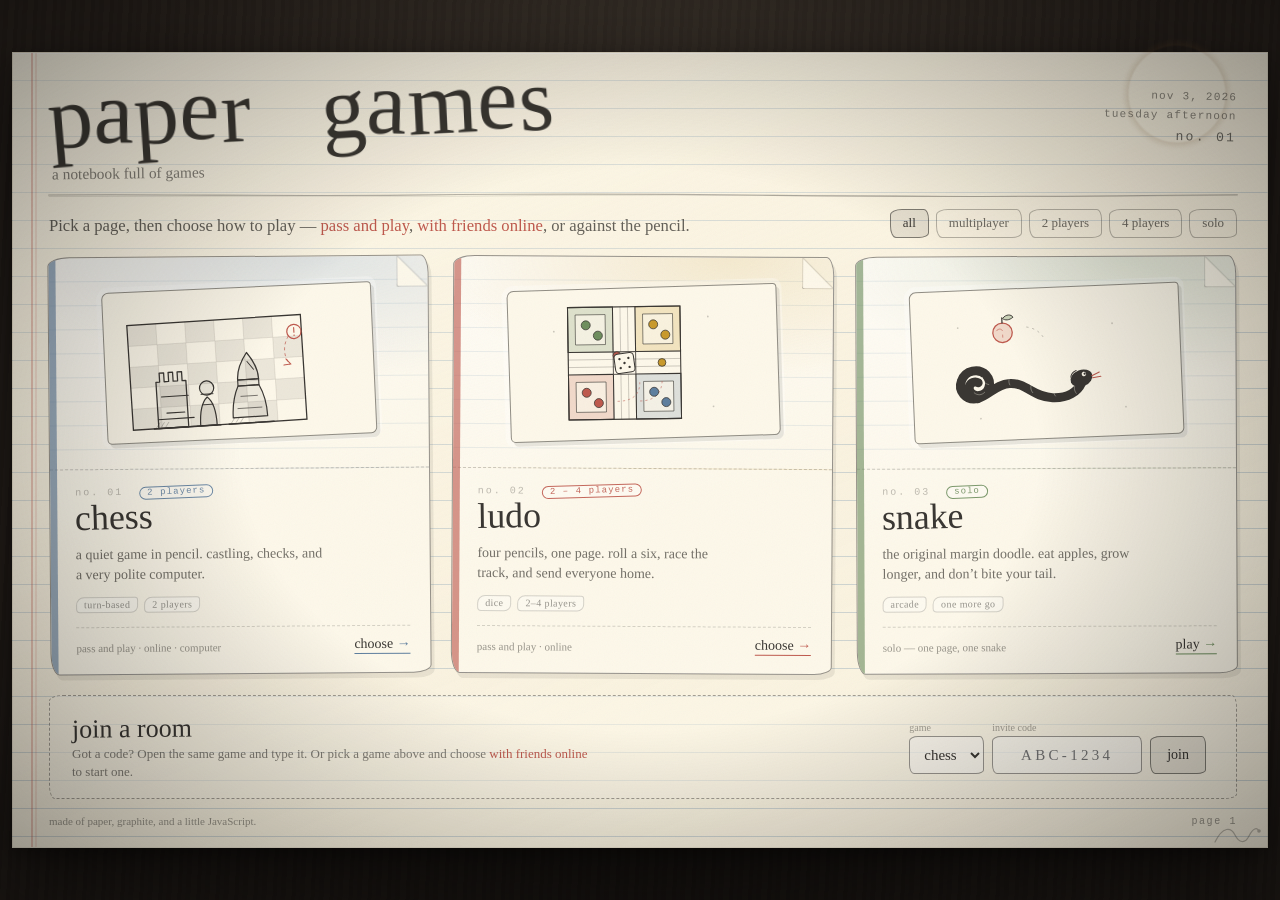
<file: index.html>
<!DOCTYPE html>
<html lang="en">
<head>
<meta charset="utf-8">
<meta name="viewport" content="width=device-width, initial-scale=1">

<link rel="icon" href="assets/favicon.svg" type="image/svg+xml">
<title>paper games — a notebook full of games</title>
<style>
  :root{
    --paper:#fbf4e2;
    --paper-hi:#fdf8ea;
    --ink:#3a3733;
    --soft:rgba(58,55,50,.62);
    --rule:rgba(96,136,168,.30);
    --red:#bf5a4e;
    --green:#6f8f5f;
    --yellow:#c99a2c;
    --blue:#5f7f9f;
    --hand:"Bradley Hand","Chalkboard SE","Segoe Print","Comic Sans MS",cursive;
    --type:"Courier New",Courier,monospace;
  }
  *{box-sizing:border-box}
  html{height:100%}
  body{
    margin:0;
    min-height:100%;
    padding:10px 12px;
    display:flex;
    align-items:center;
    justify-content:center;
    font-family:var(--hand);
    color:var(--ink);
    background:
      radial-gradient(900px 520px at 50% -10%, rgba(255,236,198,.10), transparent 62%),
      radial-gradient(1200px 800px at 50% 115%, rgba(0,0,0,.55), transparent 68%),
      repeating-linear-gradient(93deg, #2b241f 0 4px, #29221d 4px 9px, #2d2620 9px 15px, #28211c 15px 19px);
    background-color:#241e1a;
    overflow-x:hidden;
    -webkit-font-smoothing:antialiased;
  }
  body::after{
    content:"";
    position:fixed;
    inset:0;
    pointer-events:none;
    background:radial-gradient(ellipse at center, transparent 44%, rgba(0,0,0,.42) 100%);
    z-index:5;
  }
  .paper{
    position:relative;
    width:min(1900px,100%);
    padding:26px 30px 20px 36px;
    background-color:var(--paper);
    background-image:
      linear-gradient(158deg, rgba(255,250,235,.55), rgba(240,229,203,.10) 58%, rgba(255,255,255,0) 100%),
      repeating-linear-gradient(to bottom, transparent 0 27px, var(--rule) 27px 28px);
    box-shadow:
      0 1px 0 rgba(255,255,255,.55) inset,
      0 30px 70px rgba(0,0,0,.55),
      0 6px 18px rgba(0,0,0,.32);
    border:1px solid rgba(90,72,45,.12);
    animation:settle .6s cubic-bezier(.2,.8,.2,1) both;
  }
  @keyframes settle{
    from{opacity:0; transform:translateY(14px) scale(.994)}
    to{opacity:1; transform:none}
  }
  .paper::before{
    content:"";
    position:absolute;
    top:0; bottom:0;
    left:18px;
    width:1.5px;
    background:rgba(191,90,78,.30);
    box-shadow:4px 0 0 rgba(191,90,78,.13);
    pointer-events:none;
    z-index:1;
  }
  .paper::after{
    content:"";
    position:absolute;
    inset:0;
    z-index:50;
    pointer-events:none;
    opacity:.055;
    mix-blend-mode:multiply;
    background-image:url("data:image/svg+xml,%3Csvg xmlns='http://www.w3.org/2000/svg' width='180' height='180'%3E%3Cfilter id='n'%3E%3CfeTurbulence type='fractalNoise' baseFrequency='.86' numOctaves='3' stitchTiles='stitch'/%3E%3C/filter%3E%3Crect width='180' height='180' filter='url(%23n)' opacity='.7'/%3E%3C/svg%3E");
  }
  .stain{
    position:absolute;
    top:-22px; right:24px;
    width:132px; height:126px;
    border-radius:47% 53% 50% 50%;
    transform:rotate(14deg);
    background:radial-gradient(circle at 50% 50%,
      transparent 0 52%,
      rgba(132,92,48,.13) 54%,
      rgba(132,92,48,.07) 57%,
      rgba(132,92,48,.015) 60%,
      transparent 62%);
    filter:blur(.6px);
    pointer-events:none;
    z-index:0;
  }

  header{
    position:relative;
    z-index:3;
    display:flex;
    justify-content:space-between;
    align-items:flex-start;
    gap:18px;
  }
  h1{
    margin:0;
    font-weight:400;
    font-size:clamp(56px,7vw,104px);
    line-height:.82;
    letter-spacing:.01em;
    transform:rotate(-2deg);
    transform-origin:left bottom;
    filter:url(#pencil-edge);
  }
  h1 span{display:inline-block; transform:translateY(var(--y,0)) rotate(var(--r,0deg))}
  .subtitle{
    margin:10px 0 0 3px;
    font-size:clamp(14px,1.2vw,17px);
    color:var(--soft);
    transform:rotate(-.8deg);
  }
  .meta{
    flex:none;
    text-align:right;
    font-family:var(--type);
    font-size:11px;
    line-height:1.75;
    letter-spacing:.11em;
    color:rgba(58,55,50,.58);
    transform:rotate(1.2deg);
    padding-top:8px;
  }
  .meta b{font-weight:400; display:block}
  .meta .no{font-size:13px; letter-spacing:.18em; color:rgba(58,55,50,.72)}

  .rule{
    display:block;
    width:100%;
    height:7px;
    margin:12px 0 4px;
    color:var(--ink);
    overflow:visible;
    position:relative;
    z-index:2;
  }

  .intro{
    position:relative;
    z-index:3;
    display:flex;
    justify-content:space-between;
    align-items:flex-end;
    gap:18px;
    margin:10px 0 18px;
  }
  .intro p{
    margin:0;
    max-width:720px;
    font-size:clamp(15px,1.3vw,19px);
    line-height:1.45;
    color:rgba(58,55,50,.78);
  }
  .intro p b{font-weight:400; color:var(--red)}
  .filters{display:flex; flex-wrap:wrap; gap:7px; justify-content:flex-end}
  .chip{
    appearance:none;
    padding:5px 12px 6px;
    font-family:var(--hand);
    font-size:13px;
    color:rgba(58,55,50,.72);
    background:transparent;
    border:1.3px solid rgba(58,55,50,.35);
    border-radius:12px 5px 10px 6px / 6px 10px 5px 12px;
    cursor:pointer;
  }
  .chip:hover{background:rgba(58,55,50,.06)}
  .chip.active{background:rgba(58,55,50,.1); border-color:rgba(58,55,50,.6); color:var(--ink)}
  .chip:focus-visible{outline:2px solid var(--red); outline-offset:2px}

  .games{
    position:relative;
    z-index:3;
    display:grid;
    grid-template-columns:repeat(3,minmax(0,1fr));
    gap:22px;
  }
  .game-card{
    --spine:#bf5a4e;
    --tint:rgba(191,90,78,.15);
    --accent:#bf5a4e;
    position:relative;
    display:flex;
    flex-direction:column;
    min-height:400px;
    color:var(--ink);
    text-decoration:none;
    background:
      linear-gradient(165deg, rgba(255,255,255,.55), rgba(253,248,234,.15) 60%),
      var(--paper-hi);
    border:1.5px solid rgba(58,55,50,.52);
    border-radius:22px 8px 18px 9px / 9px 18px 8px 22px;
    box-shadow:3px 5px 0 rgba(58,55,50,.09);
    overflow:hidden;
    transition:transform .2s ease, box-shadow .2s ease;
    transform:rotate(var(--tilt,-.4deg));
  }
  .game-card::before{
    content:"";
    position:absolute;
    left:0; top:0; bottom:0;
    width:7px;
    background:var(--spine);
    opacity:.62;
    z-index:2;
  }
  .game-card::after{
    content:"";
    position:absolute;
    top:0; right:0;
    width:30px; height:30px;
    background:linear-gradient(225deg, transparent 48%, rgba(58,55,50,.16) 50%, rgba(253,248,234,.96) 53%);
    border-left:1px solid rgba(58,55,50,.14);
    border-bottom:1px solid rgba(58,55,50,.14);
    z-index:3;
  }
  .game-card:nth-child(1){--tilt:-.45deg; --spine:#5f7f9f; --tint:rgba(95,127,159,.18); --accent:#5f7f9f}
  .game-card:nth-child(2){--tilt:.35deg; --spine:#bf5a4e; --tint:rgba(201,154,44,.18); --accent:#bf5a4e}
  .game-card:nth-child(3){--tilt:-.25deg; --spine:#6f8f5f; --tint:rgba(111,143,95,.18); --accent:#6f8f5f}
  .game-card:hover{
    transform:rotate(0deg) translateY(-5px);
    box-shadow:5px 10px 0 rgba(58,55,50,.10);
  }
  .game-card:focus-visible{outline:2px solid var(--red); outline-offset:4px}
  .card-art{
    position:relative;
    height:212px;
    flex:none;
    display:grid;
    place-items:center;
    border-bottom:1px dashed rgba(58,55,50,.24);
    background:
      radial-gradient(130% 95% at 72% 0%, var(--tint), transparent 62%),
      repeating-linear-gradient(to bottom, transparent 0 23px, rgba(96,136,168,.13) 23px 24px);
  }
  .art-plate{
    width:auto;
    height:72%;
    aspect-ratio:16/9;
    display:grid;
    place-items:center;
    background:var(--paper-hi);
    border:1.4px solid rgba(58,55,50,.55);
    border-radius:7px 4px 6px 5px;
    box-shadow:3px 4px 0 rgba(58,55,50,.11), 0 0 0 5px rgba(255,255,255,.28);
    transform:rotate(-2.1deg);
    transition:transform .3s cubic-bezier(.2,.8,.2,1);
  }
  .game-card:hover .art-plate{transform:rotate(-.5deg) translateY(-3px)}
  .art-plate svg{width:90%; height:90%; overflow:visible}
  .stamp{
    display:inline-block;
    margin-left:8px;
    padding:0 7px 1px;
    font-family:var(--type);
    font-size:9px;
    letter-spacing:.12em;
    color:var(--accent);
    border:1px solid var(--accent);
    border-radius:9px;
    transform:rotate(-2deg);
    background:rgba(255,255,255,.3);
    opacity:.9;
    vertical-align:middle;
  }
  .card-body{padding:16px 20px 18px 25px; display:flex; flex-direction:column; flex:1}
  .card-no{font-family:var(--type); font-size:10px; letter-spacing:.2em; color:rgba(58,55,50,.32)}
  .card-top{display:flex; align-items:baseline; justify-content:space-between; gap:10px; margin-top:2px}
  .card-top h2{
    margin:0;
    font-weight:400;
    font-size:clamp(32px,2.8vw,42px);
    line-height:1;
    transform:rotate(-1.2deg);
    transform-origin:left bottom;
  }
  .card-body p{
    margin:8px 0 0;
    font-size:14px;
    line-height:1.45;
    color:rgba(58,55,50,.7);
    flex:1;
    max-width:36ch;
  }
  .card-tags{display:flex; flex-wrap:wrap; gap:6px; margin-top:12px}
  .card-tags span{
    font-size:10px;
    letter-spacing:.04em;
    color:rgba(58,55,50,.52);
    border:1px solid rgba(58,55,50,.2);
    border-radius:8px 3px 7px 4px;
    padding:1px 7px 2px;
    background:rgba(255,255,255,.28);
  }
  .card-foot{
    display:flex;
    justify-content:space-between;
    align-items:flex-end;
    gap:12px;
    margin-top:14px;
    padding-top:10px;
    border-top:1px dashed rgba(58,55,50,.2);
  }
  .card-modes{font-size:11px; line-height:1.4; color:rgba(58,55,50,.5)}
  .card-play{
    flex:none;
    font-size:14px;
    color:var(--ink);
    border-bottom:1.4px solid var(--accent);
    padding-bottom:1px;
    transition:transform .18s ease;
  }
  .card-play:after{content:" →"; color:var(--accent)}
  .game-card:hover .card-play{transform:translateX(2px)}

  .join-card{
    position:relative;
    z-index:3;
    margin-top:20px;
    padding:18px 22px 16px;
    background:rgba(253,248,234,.55);
    border:1.5px dashed rgba(58,55,50,.45);
    border-radius:14px 5px 12px 6px / 6px 12px 5px 14px;
    display:flex;
    align-items:flex-end;
    justify-content:space-between;
    gap:22px;
    flex-wrap:wrap;
  }
  .join-copy{max-width:520px}
  .join-copy h2{margin:0; font-weight:400; font-size:26px; line-height:1; transform:rotate(-.6deg)}
  .join-copy p{margin:5px 0 0; font-size:13px; line-height:1.45; color:var(--soft)}
  .join-copy p b{font-weight:400; color:var(--red)}
  .join-form{display:flex; align-items:flex-end; gap:8px; flex-wrap:wrap}
  .join-field{display:flex; flex-direction:column; gap:3px; font-size:10px; color:rgba(58,55,50,.45)}
  .join-field select,
  .join-field input{
    height:38px;
    padding:0 10px;
    font-family:var(--hand);
    font-size:15px;
    color:var(--ink);
    background:rgba(255,255,255,.4);
    border:1.4px solid rgba(58,55,50,.5);
    border-radius:9px 4px 8px 5px / 5px 8px 4px 9px;
    outline:none;
  }
  .join-field input{
    width:150px;
    letter-spacing:.22em;
    text-transform:uppercase;
    text-align:center;
  }
  .join-field input:focus{border-color:var(--ink); box-shadow:0 0 0 2px rgba(191,90,78,.15)}
  .join-btn{
    appearance:none;
    height:38px;
    padding:0 16px;
    font-family:var(--hand);
    font-size:14px;
    color:var(--ink);
    background:rgba(58,55,50,.08);
    border:1.4px solid rgba(58,55,50,.6);
    border-radius:11px 4px 9px 5px / 5px 9px 4px 11px;
    cursor:pointer;
  }
  .join-btn:hover{background:rgba(58,55,50,.13)}
  .join-btn:focus-visible{outline:2px solid var(--red); outline-offset:2px}
  .join-error{
    width:100%;
    margin:0;
    font-size:11px;
    color:var(--red);
  }

  footer{
    position:relative;
    z-index:3;
    display:flex;
    justify-content:space-between;
    align-items:flex-end;
    gap:14px;
    margin-top:16px;
    font-size:11px;
    color:rgba(58,55,50,.5);
  }
  footer .page{font-family:var(--type); font-size:10px; letter-spacing:.16em}
  .doodle{
    position:absolute;
    right:4px;
    bottom:-2px;
    width:52px;
    height:34px;
    opacity:.32;
    pointer-events:none;
    z-index:2;
  }

  /* ---------- how do you wish to play? ---------- */
  .mode-overlay{
    position:fixed;
    inset:0;
    z-index:3000;
    display:grid;
    place-items:center;
    padding:16px;
    background:rgba(28,22,18,.56);
    opacity:0;
    pointer-events:none;
    transition:opacity .16s ease;
  }
  .mode-overlay.show{opacity:1; pointer-events:auto}
  .mode-card{
    position:relative;
    width:min(100%,540px);
    max-height:92vh;
    overflow:auto;
    padding:24px 30px 20px 34px;
    color:var(--ink);
    background-color:var(--paper-hi);
    background-image:
      linear-gradient(var(--mode-wash, rgba(191,90,78,.07)), var(--mode-wash, rgba(191,90,78,.07))),
      repeating-linear-gradient(to bottom, transparent 0 27px, rgba(96,136,168,.16) 27px 28px);
    border:1.6px solid var(--ink);
    border-radius:26px 10px 22px 12px / 12px 22px 10px 26px;
    box-shadow:7px 11px 0 rgba(0,0,0,.16);
    transform:rotate(-.5deg);
    animation:mode-in .22s cubic-bezier(.2,.8,.2,1) both;
  }
  @keyframes mode-in{from{opacity:0; transform:translateY(14px) rotate(-1.4deg) scale(.985)} to{opacity:1; transform:rotate(-.5deg)}}
  .mode-card::before{content:""; position:absolute; inset:5px; border:1px solid rgba(58,55,50,.2);
    border-radius:21px 8px 17px 9px / 9px 17px 8px 21px; pointer-events:none}
  .mode-kicker{margin:0; font-family:var(--type); font-size:9.5px; letter-spacing:.22em; text-transform:uppercase; color:rgba(58,55,50,.45)}
  .mode-title{margin:4px 0 0; font-weight:400; font-size:clamp(34px,5vw,46px); line-height:.95; transform:rotate(-1.4deg); transform-origin:left bottom}
  .mode-sub{margin:7px 0 0; font-size:13px; line-height:1.45; color:var(--soft)}
  .mode-x{
    position:absolute; top:14px; right:16px;
    appearance:none; width:30px; height:30px; padding:0;
    font-family:var(--hand); font-size:21px; line-height:1;
    color:rgba(58,55,50,.7); background:transparent;
    border:1.2px solid rgba(58,55,50,.4); border-radius:50%; cursor:pointer;
  }
  .mode-x:hover{background:rgba(58,55,50,.07)}
  .mode-list{display:grid; gap:9px; margin-top:18px; position:relative}
  .mode-opt{
    appearance:none;
    display:grid;
    grid-template-columns:42px minmax(0,1fr) auto;
    align-items:center;
    gap:13px;
    width:100%;
    padding:11px 14px 12px;
    text-align:left;
    font-family:var(--hand);
    color:var(--ink);
    background:rgba(255,255,255,.34);
    border:1.4px solid rgba(58,55,50,.4);
    border-radius:15px 6px 13px 7px / 7px 13px 6px 15px;
    cursor:pointer;
    transition:background .15s ease, border-color .15s ease, transform .15s ease;
    animation:mode-row .28s ease both;
  }
  .mode-opt:nth-child(2){animation-delay:.04s}
  .mode-opt:nth-child(3){animation-delay:.08s}
  @keyframes mode-row{from{opacity:0; transform:translateY(6px)} to{opacity:1; transform:none}}
  .mode-opt:hover{background:var(--mode-wash, rgba(191,90,78,.1)); border-color:rgba(58,55,50,.65); transform:translateX(2px)}
  .mode-opt:focus-visible{outline:2px solid var(--red); outline-offset:3px}
  .mode-ico{width:38px; height:38px; display:grid; place-items:center; border:1.3px solid rgba(58,55,50,.32);
    border-radius:48% 52% 45% 55% / 54% 45% 55% 46%; color:rgba(58,55,50,.75)}
  .mode-ico svg{width:21px; height:21px; overflow:visible}
  .mode-name{font-size:19px; line-height:1.1}
  .mode-note{display:block; margin-top:3px; font-size:12px; line-height:1.35; color:rgba(58,55,50,.55)}
  .mode-go{font-family:var(--type); font-size:10px; letter-spacing:.14em; color:var(--mode-accent, var(--red)); text-transform:uppercase}
  .mode-hint{margin:14px 0 0; font-family:var(--type); font-size:9.5px; letter-spacing:.12em; color:rgba(58,55,50,.38); text-transform:uppercase}
  @media (max-width:480px){
    .mode-card{padding:20px 16px 16px 20px}
    .mode-opt{grid-template-columns:36px minmax(0,1fr); gap:10px}
    .mode-go{display:none}
    .mode-ico{width:32px; height:32px}
    .mode-name{font-size:17px}
  }
  @media (max-width:1050px){
    .games{grid-template-columns:repeat(2,minmax(0,1fr))}
  }
  @media (max-width:700px){
    body{padding:8px}
    .paper{padding:18px 16px 14px 26px}
    .paper::before{left:12px}
    .stain{width:100px; height:96px; top:-16px; right:10px}
    header{gap:8px; align-items:flex-start}
    h1{font-size:clamp(38px,10.5vw,54px); white-space:nowrap}
    .meta{display:none}
    .intro{align-items:flex-start; flex-direction:column; gap:10px}
    .filters{justify-content:flex-start}
    .games{grid-template-columns:1fr; gap:14px}
    .game-card{min-height:300px}
    .card-art{height:165px}
    .join-card{padding:16px}
    .join-form{width:100%}
    .join-field input{width:130px}
  }
  @media (prefers-reduced-motion:reduce){
    .paper{animation:none}
    .game-card{transition:none}
  }
</style>
</head>
<body>

<svg width="0" height="0" style="position:absolute" aria-hidden="true" focusable="false">
  <defs>
    <filter id="pencil-edge" x="-8%" y="-15%" width="116%" height="135%">
      <feTurbulence type="fractalNoise" baseFrequency=".9" numOctaves="2" seed="7" result="n"/>
      <feDisplacementMap in="SourceGraphic" in2="n" scale=".9" xChannelSelector="R" yChannelSelector="G"/>
    </filter>
  </defs>
</svg>

<main class="paper">
  <div class="stain" aria-hidden="true"></div>

  <header>
    <div>
      <h1 aria-label="paper games">
        <span style="--r:-3deg;--y:2px">p</span><span style="--r:2deg;--y:-1px">a</span><span style="--r:-2deg;--y:1px">p</span><span style="--r:3deg;--y:-2px">e</span><span style="--r:-1deg;--y:2px">r</span>
        <span style="--r:2deg;--y:1px">&nbsp;</span>
        <span style="--r:-2deg;--y:2px">g</span><span style="--r:3deg;--y:-1px">a</span><span style="--r:-1deg;--y:1px">m</span><span style="--r:2deg;--y:-2px">e</span><span style="--r:-2deg;--y:1px">s</span>
      </h1>
      <p class="subtitle">a notebook full of games</p>
    </div>
    <div class="meta" aria-hidden="true">
      <b>nov 3, 2026</b>
      <b>tuesday afternoon</b>
      <span class="no">no. 01</span>
    </div>
  </header>

  <svg class="rule" viewBox="0 0 600 7" preserveAspectRatio="none" aria-hidden="true">
    <path d="M0 3 C 60 2, 118 4.4, 180 3.1 S 300 1.6, 366 3.4 S 500 4.6, 600 2.7" fill="none" stroke="currentColor" stroke-width="1.1" opacity=".34" stroke-linecap="round"/>
    <path d="M0 4.4 C 80 3.4, 150 5, 228 3.9 S 388 2.6, 466 4.2 S 552 3.1, 600 3.8" fill="none" stroke="currentColor" stroke-width=".65" opacity=".18" stroke-linecap="round"/>
  </svg>

  <div class="intro">
    <p>Pick a page, then choose how to play — <b>pass and play</b>, <b>with friends online</b>, or against the pencil.</p>
    <div class="filters" aria-label="Filter games">
      <button class="chip active" data-filter="all" type="button">all</button>
      <button class="chip" data-filter="multiplayer" type="button">multiplayer</button>
      <button class="chip" data-filter="2p" type="button">2 players</button>
      <button class="chip" data-filter="4p" type="button">4 players</button>
      <button class="chip" data-filter="solo" type="button">solo</button>
    </div>
  </div>

  <section class="games" id="games">
    <a class="game-card" href="games/chess/" data-game="chess" data-tags="multiplayer 2p">
      <div class="card-art">
        <div class="art-plate">
          <svg viewBox="0 0 320 180" aria-hidden="true">
            <g transform="rotate(-1.1 160 90)">
              <rect x="14" y="30" width="232" height="140" fill="none" stroke="#3a3733" stroke-width="1.7"/>
              <g fill="rgba(58,55,50,.085)">
                <rect x="14" y="30" width="38.66" height="28"/><rect x="91.33" y="30" width="38.66" height="28"/><rect x="168.66" y="30" width="38.66" height="28"/>
                <rect x="52.66" y="58" width="38.66" height="28"/><rect x="130" y="58" width="38.66" height="28"/><rect x="207.33" y="58" width="38.66" height="28"/>
                <rect x="14" y="86" width="38.66" height="28"/><rect x="91.33" y="86" width="38.66" height="28"/><rect x="168.66" y="86" width="38.66" height="28"/>
                <rect x="52.66" y="114" width="38.66" height="28"/><rect x="130" y="114" width="38.66" height="28"/><rect x="207.33" y="114" width="38.66" height="28"/>
                <rect x="14" y="142" width="38.66" height="28"/><rect x="91.33" y="142" width="38.66" height="28"/><rect x="168.66" y="142" width="38.66" height="28"/>
              </g>
              <g stroke="#3a3733" stroke-width=".7" opacity=".18">
                <path d="M14 58h232M14 86h232M14 114h232M14 142h232"/>
                <path d="M52.66 30v140M91.33 30v140M130 30v140M168.66 30v140M207.33 30v140"/>
              </g>

              <g fill="rgba(58,55,50,.08)" stroke="#3a3733" stroke-linejoin="round">
                <path d="M48 170V108h5V96h6v12h6V96h6v12h6V96h6v12h5v62z" stroke-width="1.7"/>
                <circle cx="115" cy="120" r="9.5" stroke-width="1.6"/>
                <path d="M104 170c0-18 4-32 11-38 7 6 11 20 11 38z" stroke-width="1.6"/>
                <path d="M171 76c9 12 14 24 14 36h-28c0-12 5-24 14-36z" stroke-width="1.7"/>
                <path d="M157 112h28v8h-28z" stroke-width="1.5"/>
                <path d="M157 120c-6 12-9 26-9 42h46c0-16-3-30-9-42z" stroke-width="1.6"/>
              </g>
              <g fill="none" stroke="#3a3733" stroke-linecap="round">
                <path d="M42 170h58M99 170h32M142 170h60" stroke-width="2"/>
                <path d="M54 128h36M60 150h24M48 158h48" stroke-width="1.4"/>
                <path d="M107 128h16M108 142h14" stroke-width="1.2"/>
                <path d="M171 88l8 11" stroke-width="1.3"/>
                <path d="M160 134h22M155 150h32" stroke-width="1.2" opacity=".7"/>
              </g>
              <g fill="none" stroke="#3a3733" stroke-width=".9" opacity=".38">
                <path d="M50 162l-5 7M56 162l-5 7M62 162l-5 7"/><path d="M150 162l-5 7M156 162l-5 7M162 162l-5 7"/>
              </g>
              <g fill="none" stroke="#bf5a4e" stroke-linecap="round">
                <circle cx="236" cy="52" r="9.5" stroke-width="1.6"/>
                <path d="M236 47v6" stroke-width="1.5"/>
                <circle cx="236" cy="57" r="1" fill="#bf5a4e" stroke="none"/>
                <path d="M228 58c-8 12-8 26 0 38" stroke-width="1.1" stroke-dasharray="3 5" opacity=".85"/>
                <path d="M223 88l6 7-9 1" stroke-width="1.4"/>
              </g>
            </g>
          </svg>
        </div>
      </div>
      <div class="card-body">
        <div class="card-no">no. 01 <span class="stamp">2 players</span></div>
        <div class="card-top"><h2>chess</h2></div>
        <p>a quiet game in pencil. castling, checks, and a very polite computer.</p>
        <div class="card-tags"><span>turn-based</span><span>2 players</span></div>
        <div class="card-foot">
          <span class="card-modes">pass and play · online · computer</span>
          <span class="card-play">choose</span>
        </div>
      </div>
    </a>

    <a class="game-card" href="games/ludo/" data-game="ludo" data-tags="multiplayer 4p">
      <div class="card-art">
        <div class="art-plate">
          <svg viewBox="0 0 320 180" aria-hidden="true">
            <g transform="rotate(.9 160 90)">
              <g fill="none" stroke="#3a3733" stroke-width="1.4">
                <rect x="60" y="14" width="150" height="150"/>
                <rect x="60" y="14" width="60" height="60" fill="rgba(111,143,95,.22)"/>
                <rect x="150" y="14" width="60" height="60" fill="rgba(201,154,44,.22)"/>
                <rect x="60" y="104" width="60" height="60" fill="rgba(191,90,78,.2)"/>
                <rect x="150" y="104" width="60" height="60" fill="rgba(95,127,159,.2)"/>
                <rect x="120" y="74" width="30" height="30" fill="rgba(253,248,234,.9)" stroke-width="1.1"/>
              </g>
              <g fill="rgba(253,248,234,.72)" stroke="#3a3733" stroke-width=".8">
                <rect x="70" y="24" width="40" height="40"/>
                <rect x="160" y="24" width="40" height="40"/>
                <rect x="70" y="114" width="40" height="40"/>
                <rect x="160" y="114" width="40" height="40"/>
              </g>
              <g fill="none" stroke="#3a3733" stroke-width=".65" opacity=".5">
                <path d="M120 14v60M130 14v60M140 14v60M120 74h30M120 84h30M120 94h30"/>
                <path d="M120 104v60M130 104v60M140 104v60M60 74h60M60 84h60M60 94h60M150 74h60M150 84h60M150 94h60"/>
                <path d="M150 14v60M120 74h30M120 84h30M120 94h30M150 104v60"/>
              </g>
              <g fill="none" stroke="#bf5a4e" stroke-width="1" stroke-dasharray="3 4" opacity=".7">
                <path d="M125 140c22 0 30-10 30-25M155 140c22 0 30-12 30-30"/>
              </g>
              <g stroke="#3a3733" stroke-width="1">
                <circle cx="84" cy="38" r="6" fill="#6f8f5f"/><circle cx="100" cy="52" r="6" fill="#6f8f5f"/>
                <circle cx="174" cy="38" r="6" fill="#c99a2c"/><circle cx="190" cy="52" r="6" fill="#c99a2c"/>
                <circle cx="84" cy="128" r="6" fill="#bf5a4e"/><circle cx="100" cy="142" r="6" fill="#bf5a4e"/>
                <circle cx="174" cy="128" r="6" fill="#5f7f9f"/><circle cx="190" cy="142" r="6" fill="#5f7f9f"/>
                <circle cx="125" cy="79" r="5.2" fill="#bf5a4e"/>
                <circle cx="185" cy="89" r="5.2" fill="#c99a2c"/>
              </g>
              <g transform="rotate(-7 135 89)">
                <rect x="122" y="76" width="26" height="26" rx="5" fill="#fdf8ea" stroke="#3a3733" stroke-width="1.4"/>
                <g fill="#3a3733">
                  <circle cx="129" cy="83" r="1.6"/><circle cx="141" cy="83" r="1.6"/>
                  <circle cx="135" cy="89" r="1.6"/>
                  <circle cx="129" cy="95" r="1.6"/><circle cx="141" cy="95" r="1.6"/>
                </g>
              </g>
              <g fill="none" stroke="#3a3733" stroke-width=".9" opacity=".45">
                <path d="M60 164h150M60 14v150"/>
              </g>
            </g>
            <g fill="rgba(58,55,50,.25)">
              <circle cx="42" cy="44" r="1.2"/><circle cx="252" cy="150" r="1.2"/><circle cx="248" cy="30" r="1.2"/>
            </g>
          </svg>
        </div>
      </div>
      <div class="card-body">
        <div class="card-no">no. 02 <span class="stamp">2 – 4 players</span></div>
        <div class="card-top"><h2>ludo</h2></div>
        <p>four pencils, one page. roll a six, race the track, and send everyone home.</p>
        <div class="card-tags"><span>dice</span><span>2–4 players</span></div>
        <div class="card-foot">
          <span class="card-modes">pass and play · online</span>
          <span class="card-play">choose</span>
        </div>
      </div>
    </a>

    <a class="game-card" href="games/snake/" data-game="snake" data-tags="solo">
      <div class="card-art">
        <div class="art-plate">
          <svg viewBox="0 0 320 180" aria-hidden="true">
            <g transform="rotate(-.7 160 90)">
              <path d="M66 132c-16 2-26-12-20-25 6-14 24-16 33-6 9 11 2 26-10 27-9 1-15-6-13-13 2-5 8-7 12-4"
                    fill="none" stroke="#3a3733" stroke-width="12" stroke-linecap="round"/>
              <path d="M66 132c16-4 26-18 44-18 22 0 30 20 56 22 20 2 34-6 40-18"
                    fill="none" stroke="#3a3733" stroke-width="12" stroke-linecap="round"/>
              <path d="M58 112c-4 4-4 10 0 14M56 120h-8" fill="none" stroke="#3a3733" stroke-width="2" stroke-linecap="round"/>
              <g fill="none" stroke="#fdf8ea" stroke-width="1.1" opacity=".4" stroke-linecap="round">
                <path d="M62 124c4 4 10 4 14 0M74 104c0 5 3 9 8 10M110 116c-2-4-1-9 2-12M140 128c-3-4-3-9 0-13M170 134c-3-4-3-9 0-13M198 132c-3-4-3-9 0-13"/>
              </g>
              <g transform="translate(206 112) rotate(-18)">
                <ellipse cx="0" cy="0" rx="15" ry="11" fill="#3a3733"/>
                <circle cx="5" cy="-4" r="3" fill="#fdf8ea"/>
                <circle cx="6" cy="-4" r="1.5" fill="#3a3733"/>
                <path d="M14 2l11-1M14 5l11 2" fill="none" stroke="#bf5a4e" stroke-width="1.4" stroke-linecap="round"/>
                <path d="M-13 -6c2-4 6-6 10-6" fill="none" stroke="#3a3733" stroke-width="1.2" stroke-linecap="round"/>
              </g>
              <g>
                <circle cx="104" cy="46" r="13" fill="rgba(191,90,78,.2)" stroke="#bf5a4e" stroke-width="1.7"/>
                <path d="M104 33v-7" fill="none" stroke="#3a3733" stroke-width="1.6" stroke-linecap="round"/>
                <path d="M105 27c5-6 12-5 14-1-5 4-11 4-14 1z" fill="rgba(111,143,95,.35)" stroke="#3a3733" stroke-width="1.2"/>
                <path d="M96 43c3-3 6-3 8 0M104 49v3" fill="none" stroke="#bf5a4e" stroke-width="1.1" stroke-linecap="round" opacity=".7"/>
              </g>
              <path d="M136 40c12 2 20 9 24 19" fill="none" stroke="#3a3733" stroke-width=".9" stroke-dasharray="3 5" opacity=".4"/>
            </g>
            <g fill="rgba(58,55,50,.24)">
              <circle cx="44" cy="38" r="1.2"/><circle cx="250" cy="40" r="1.2"/><circle cx="264" cy="152" r="1.2"/><circle cx="70" cy="160" r="1.2"/>
            </g>
          </svg>
        </div>
      </div>
      <div class="card-body">
        <div class="card-no">no. 03 <span class="stamp">solo</span></div>
        <div class="card-top"><h2>snake</h2></div>
        <p>the original margin doodle. eat apples, grow longer, and don’t bite your tail.</p>
        <div class="card-tags"><span>arcade</span><span>one more go</span></div>
        <div class="card-foot">
          <span class="card-modes">solo — one page, one snake</span>
          <span class="card-play">play</span>
        </div>
      </div>
    </a>
  </section>

  <section class="join-card" aria-label="Join a room">
    <div class="join-copy">
      <h2>join a room</h2>
      <p>Got a code? Open the same game and type it. Or pick a game above and choose <b>with friends online</b> to start one.</p>
    </div>
    <form class="join-form" id="joinForm">
      <label class="join-field"><span>game</span>
        <select id="joinGame">
          <option value="chess">chess</option>
          <option value="ludo">ludo</option>
        </select>
      </label>
      <label class="join-field"><span>invite code</span>
        <input id="joinCode" maxlength="200" placeholder="ABC-1234" autocomplete="off" spellcheck="false" aria-label="Invite code">
      </label>
      <button class="join-btn" type="submit">join</button>
      <p class="join-error" id="joinError" role="status"></p>
    </form>
  </section>

  <footer>
    <span>made of paper, graphite, and a little JavaScript.</span>
    <span class="page">page 1</span>
  </footer>

  <svg class="doodle" viewBox="0 0 52 34" aria-hidden="true">
    <path d="M4 27c8-16 16-15 20-7s10 9 14 1 8-9 10-5" fill="none" stroke="#3a3733" stroke-width="1.2" stroke-linecap="round"/>
    <circle cx="48" cy="16" r="1.8" fill="#3a3733"/>
  </svg>
</main>

<div class="mode-overlay" id="modeOverlay">
  <div class="mode-card" role="dialog" aria-modal="true" aria-labelledby="modeTitle">
    <button class="mode-x" id="modeClose" type="button" aria-label="Close">×</button>
    <p class="mode-kicker">how do you wish to play?</p>
    <h2 class="mode-title" id="modeTitle">ludo</h2>
    <p class="mode-sub" id="modeSub"></p>
    <div class="mode-list" id="modeList"></div>
    <p class="mode-hint">esc to go back · pick one to start</p>
  </div>
</div>

<script>
(function(){
  'use strict';

  const ALPHABET = '23456789ABCDEFGHJKLMNPQRSTUVWXYZ';
  const chips = Array.prototype.slice.call(document.querySelectorAll('.chip'));
  const cards = Array.prototype.slice.call(document.querySelectorAll('.game-card'));

  chips.forEach(function(chip){
    chip.addEventListener('click', function(){
      chips.forEach(function(c){ c.classList.toggle('active', c === chip); });
      const filter = chip.dataset.filter;
      cards.forEach(function(card){
        const tags = (card.dataset.tags || '').split(/\s+/);
        card.style.display = (filter === 'all' || tags.indexOf(filter) !== -1) ? '' : 'none';
      });
    });
  });

  function norm(s){
    let v = String(s || '').trim();
    const hash = v.indexOf('#');
    if (hash !== -1) v = v.slice(hash + 1);
    return v.toUpperCase().replace(/[^A-Z0-9]/g, '').slice(0, 7);
  }

  function valid(s){
    return /^[23456789ABCDEFGHJKLMNPQRSTUVWXYZ]{7}$/.test(s);
  }

  const form = document.getElementById('joinForm');
  const input = document.getElementById('joinCode');
  const game = document.getElementById('joinGame');
  const err = document.getElementById('joinError');

  input.addEventListener('input', function(){
    input.value = norm(input.value);
    err.textContent = '';
  });

  form.addEventListener('submit', function(e){
    e.preventDefault();
    const code = norm(input.value);
    if (!valid(code)){
      err.textContent = 'That code is not 7 characters. Check the card and try again.';
      input.focus();
      return;
    }
    location.href = 'games/' + game.value + '/#' + code;
  });

  /* ---------- how do you wish to play? ---------- */

  const GAMES = {
    chess: {
      title: 'chess',
      sub: 'a quiet game in pencil. who is holding the other colour?',
      accent: '#5f7f9f', wash: 'rgba(95,127,159,.11)',
      modes: [
        { name: 'pass and play', note: 'two players, one page. no waiting on anyone.', href: 'games/chess/?mode=local', icon: 'people' },
        { name: 'with friends online', note: 'share a seven-character code and play across devices.', href: 'games/chess/?mode=online', icon: 'link' },
        { name: 'play the computer', note: 'the pencil takes black, politely.', href: 'games/chess/?mode=ai', icon: 'pencil' }
      ]
    },
    ludo: {
      title: 'ludo',
      sub: 'four pencils, one page. choose how many turn up.',
      accent: '#bf5a4e', wash: 'rgba(191,90,78,.10)',
      modes: [
        { name: 'pass and play', note: 'two to four pencils sharing this device.', href: 'games/ludo/?mode=local', icon: 'people' },
        { name: 'with friends online', note: 'a room for 2–4. share the code and roll.', href: 'games/ludo/?mode=online', icon: 'link' }
      ]
    },
    snake: {
      title: 'snake',
      sub: 'the margin doodle. one snake, one page.',
      accent: '#6f8f5f', wash: 'rgba(111,143,95,.12)',
      modes: [
        { name: 'solo', note: 'eat apples, grow longer, don’t bite your tail.', href: 'games/snake/', icon: 'solo' }
      ]
    }
  };

  const ICONS = {
    people: '<svg viewBox="0 0 24 24" fill="none" stroke="currentColor" stroke-width="1.5" stroke-linecap="round"><circle cx="9" cy="8" r="2.6"/><path d="M4.5 18c.6-3.2 2.4-4.8 4.5-4.8s3.9 1.6 4.5 4.8"/><circle cx="16.4" cy="9.3" r="2.1"/><path d="M15 13.6c2 .2 3.4 1.7 3.9 4.4"/></svg>',
    link: '<svg viewBox="0 0 24 24" fill="none" stroke="currentColor" stroke-width="1.5" stroke-linecap="round"><path d="M10 13.5a3.6 3.6 0 0 0 5.1 0l3-3a3.6 3.6 0 1 0-5.1-5.1l-1.2 1.2"/><path d="M14 10.5a3.6 3.6 0 0 0-5.1 0l-3 3a3.6 3.6 0 1 0 5.1 5.1l1.2-1.2"/></svg>',
    pencil: '<svg viewBox="0 0 24 24" fill="none" stroke="currentColor" stroke-width="1.5" stroke-linejoin="round"><path d="M4 20l1-4L16.5 4.5a1.9 1.9 0 0 1 2.7 0l.3.3a1.9 1.9 0 0 1 0 2.7L8 19l-4 1z"/><path d="M14.8 6.2l3 3"/></svg>',
    solo: '<svg viewBox="0 0 24 24" fill="none" stroke="currentColor" stroke-width="1.5" stroke-linecap="round"><circle cx="12" cy="8" r="2.8"/><path d="M6 19c.7-4 3-6 6-6s5.3 2 6 6"/></svg>'
  };

  const overlay = document.getElementById('modeOverlay');
  const modeList = document.getElementById('modeList');
  const modeCard = overlay.querySelector('.mode-card');
  let opener = null;

  function openModes(key, card){
    const g = GAMES[key];
    if (!g) return;
    opener = card || null;
    document.getElementById('modeTitle').textContent = g.title;
    document.getElementById('modeSub').textContent = g.sub;
    modeCard.style.setProperty('--mode-wash', g.wash);
    modeCard.style.setProperty('--mode-accent', g.accent);
    modeList.innerHTML = g.modes.map(function(m){
      return '<button class="mode-opt" type="button" data-href="' + m.href + '">' +
        '<span class="mode-ico">' + (ICONS[m.icon] || '') + '</span>' +
        '<span class="mode-copy"><span class="mode-name">' + m.name + '</span><span class="mode-note">' + m.note + '</span></span>' +
        '<span class="mode-go">start</span>' +
      '</button>';
    }).join('');
    overlay.classList.add('show');
    setTimeout(function(){
      const first = modeList.querySelector('.mode-opt');
      if (first) first.focus();
    }, 70);
  }

  function closeModes(){
    overlay.classList.remove('show');
    if (opener){ try { opener.focus(); } catch (e) {} }
  }

  document.querySelectorAll('.game-card').forEach(function(card){
    card.addEventListener('click', function(e){
      if (e.metaKey || e.ctrlKey || e.shiftKey || e.altKey) return; // keep open-in-new-tab
      e.preventDefault();
      openModes(card.dataset.game, card);
    });
  });

  overlay.addEventListener('click', function(e){
    if (e.target === overlay) closeModes();
  });
  document.getElementById('modeClose').addEventListener('click', closeModes);
  modeList.addEventListener('click', function(e){
    const btn = e.target.closest('.mode-opt');
    if (btn && btn.dataset.href) location.href = btn.dataset.href;
  });
  document.addEventListener('keydown', function(e){
    if (e.key === 'Escape' && overlay.classList.contains('show')) closeModes();
  });
})();
</script>
</body>
</html>
</file>
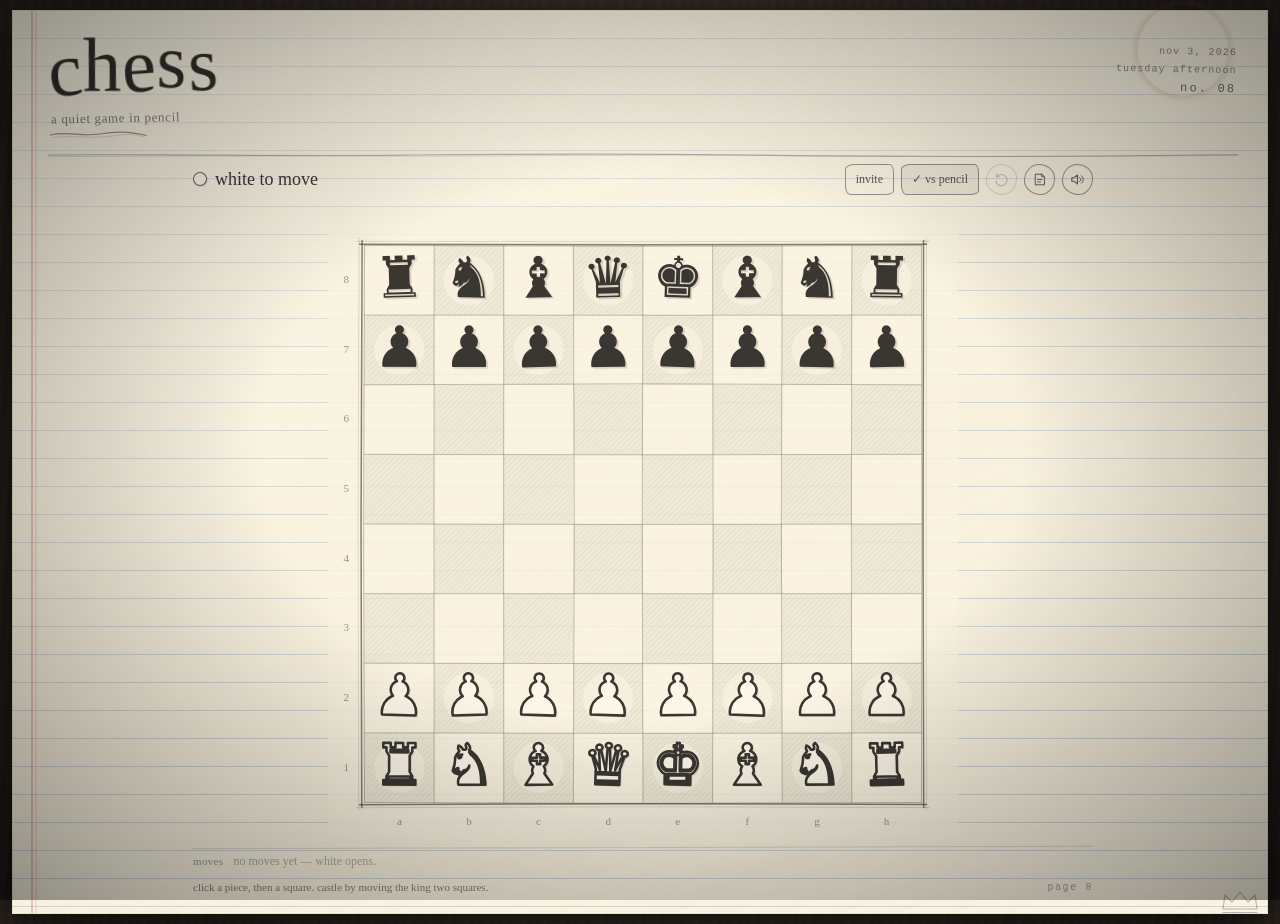
<file: games/chess/index.html>
<!DOCTYPE html>
<html lang="en">
<head>
<meta charset="utf-8">
<meta name="viewport" content="width=device-width, initial-scale=1">

<link rel="icon" href="../../assets/favicon.svg" type="image/svg+xml">
<title>chess — a quiet game in pencil</title>
<style>
  :root{
    --paper:#fbf4e2;
    --paper-hi:#fdf8ea;
    --ink:#3a3733;
    --ink-soft:rgba(58,55,50,.62);
    --rule:rgba(96,136,168,.30);
    --red:#bf5a4e;
    --yellow:#c99a2c;
    --hand:"Bradley Hand","Chalkboard SE","Segoe Print","Comic Sans MS",cursive;
    --type:"Courier New",Courier,monospace;
    --margin-x:18px;
  }
  *{box-sizing:border-box}
  html{height:100%}
  body{
    margin:0;
    min-height:100%;
    padding:10px 12px;
    display:flex;
    align-items:center;
    justify-content:center;
    font-family:var(--hand);
    color:var(--ink);
    background:
      radial-gradient(900px 520px at 50% -10%, rgba(255,236,198,.10), transparent 62%),
      radial-gradient(1200px 800px at 50% 115%, rgba(0,0,0,.55), transparent 68%),
      repeating-linear-gradient(93deg, #2b241f 0 4px, #29221d 4px 9px, #2d2620 9px 15px, #28211c 15px 19px);
    background-color:#241e1a;
    overflow-x:hidden;
    -webkit-font-smoothing:antialiased;
  }
  body::after{
    content:"";
    position:fixed;
    inset:0;
    pointer-events:none;
    background:radial-gradient(ellipse at center, transparent 42%, rgba(0,0,0,.42) 100%);
    z-index:5;
  }

  .paper{
    position:relative;
    width:min(1900px,100%);
    padding:26px 30px 18px 36px;
    background-color:var(--paper);
    background-image:
      linear-gradient(158deg, rgba(255,250,235,.55), rgba(240,229,203,.10) 58%, rgba(255,255,255,0) 100%),
      repeating-linear-gradient(to bottom, transparent 0 27px, var(--rule) 27px 28px);
    box-shadow:
      0 1px 0 rgba(255,255,255,.55) inset,
      0 30px 70px rgba(0,0,0,.55),
      0 6px 18px rgba(0,0,0,.32);
    border:1px solid rgba(90,72,45,.12);
    animation:settle .65s cubic-bezier(.2,.8,.2,1) both;
  }
  @keyframes settle{
    from{opacity:0; transform:translateY(16px) scale(.992)}
    to{opacity:1; transform:none}
  }
  .paper::before{
    content:"";
    position:absolute;
    top:0; bottom:0;
    left:var(--margin-x);
    width:1.5px;
    background:rgba(191,90,78,.30);
    box-shadow:4px 0 0 rgba(191,90,78,.13);
    pointer-events:none;
    z-index:1;
  }
  .paper::after{
    content:"";
    position:absolute;
    inset:0;
    z-index:50;
    pointer-events:none;
    opacity:.055;
    mix-blend-mode:multiply;
    background-image:url("data:image/svg+xml,%3Csvg xmlns='http://www.w3.org/2000/svg' width='180' height='180'%3E%3Cfilter id='n'%3E%3CfeTurbulence type='fractalNoise' baseFrequency='.86' numOctaves='3' stitchTiles='stitch'/%3E%3C/filter%3E%3Crect width='180' height='180' filter='url(%23n)' opacity='.7'/%3E%3C/svg%3E");
  }

  .stain{
    position:absolute;
    top:-20px; right:22px;
    width:124px; height:118px;
    border-radius:47% 53% 50% 50%;
    transform:rotate(14deg);
    background:radial-gradient(circle at 50% 50%,
      transparent 0 52%,
      rgba(132,92,48,.13) 54%,
      rgba(132,92,48,.07) 57%,
      rgba(132,92,48,.015) 60%,
      transparent 62%);
    filter:blur(.6px);
    pointer-events:none;
    z-index:0;
  }

  .sheet-head{
    position:relative;
    display:flex;
    justify-content:space-between;
    align-items:flex-start;
    gap:18px;
    z-index:3;
  }
  .brand{position:relative; padding-bottom:2px}
  .title{
    margin:0;
    font-family:var(--hand);
    font-weight:400;
    font-size:clamp(50px,6vw,90px);
    line-height:.84;
    letter-spacing:.01em;
    color:#332f2a;
    transform:rotate(-2.2deg);
    transform-origin:left bottom;
    filter:url(#pencil-edge);
  }
  .title span{display:inline-block; transform:translateY(var(--y,0)) rotate(var(--r,0deg))}
  .subtitle{
    margin:8px 0 0 2px;
    font-size:13px;
    letter-spacing:.05em;
    color:var(--ink-soft);
    transform:rotate(-1deg);
  }
  .title-underline{
    display:block;
    width:min(160px,58%);
    height:12px;
    margin-top:2px;
    color:var(--ink);
    opacity:.5;
    overflow:visible;
  }
  .meta{
    flex:none;
    text-align:right;
    font-family:var(--type);
    font-size:10px;
    line-height:1.75;
    letter-spacing:.11em;
    color:rgba(58,55,50,.58);
    transform:rotate(1.2deg);
    padding-top:6px;
  }
  .meta b{font-weight:400; display:block}
  .meta .no{font-size:12px; letter-spacing:.18em; color:rgba(58,55,50,.72)}

  .rule{
    display:block;
    width:100%;
    height:7px;
    margin:10px 0 2px;
    color:var(--ink);
    overflow:visible;
  }

  .game-col{
    width:min(100%, 900px);
    margin:0 auto;
  }

  .hud{
    position:relative;
    z-index:3;
    display:flex;
    align-items:center;
    justify-content:space-between;
    gap:10px;
    row-gap:6px;
    flex-wrap:wrap;
    margin:2px 0 10px;
    min-height:38px;
  }
  .turn{display:flex; align-items:center; gap:8px; min-width:0}
  .turn-disc{
    flex:none;
    width:14px; height:14px;
    border-radius:50%;
    border:1.5px solid rgba(58,55,50,.75);
    background:var(--paper-hi);
    box-shadow:1px 1px 0 rgba(58,55,50,.12);
    transition:background .18s ease;
  }
  .turn-disc.black{background:var(--ink)}
  .status{
    font-size:18px;
    line-height:1.1;
    white-space:nowrap;
    overflow:hidden;
    text-overflow:ellipsis;
  }
  .status.check{color:var(--red)}
  .hud-right{display:flex; align-items:center; gap:7px; flex:none; flex-wrap:wrap; justify-content:flex-end}
  .icon-btn{
    appearance:none;
    width:31px; height:31px;
    display:grid; place-items:center;
    padding:0;
    color:rgba(58,55,50,.78);
    background:transparent;
    border:1.5px solid rgba(58,55,50,.5);
    border-radius:48% 52% 45% 55% / 54% 45% 55% 46%;
    cursor:pointer;
    transition:background .15s ease, transform .1s ease, opacity .15s;
    touch-action:manipulation;
  }
  .icon-btn:hover{background:rgba(58,55,50,.07)}
  .icon-btn:active{transform:translateY(1px) rotate(-2deg)}
  .icon-btn:focus-visible{outline:2px solid var(--red); outline-offset:3px}
  .icon-btn:disabled{opacity:.35; cursor:default}
  .icon-btn svg{width:17px; height:17px; display:block; overflow:visible}
  .icon-btn .ico-off{display:none}
  .icon-btn.muted .ico-on{display:none}
  .icon-btn.muted .ico-off{display:block}
  .mode-btn{
    appearance:none;
    height:31px;
    padding:0 10px;
    font-family:var(--hand);
    font-size:12px;
    color:rgba(58,55,50,.82);
    background:transparent;
    border:1.4px solid rgba(58,55,50,.5);
    border-radius:10px 4px 9px 5px / 5px 9px 4px 10px;
    cursor:pointer;
    white-space:nowrap;
    transition:background .15s ease;
  }
  .mode-btn:hover{background:rgba(58,55,50,.06)}
  .mode-btn:focus-visible{outline:2px solid var(--red); outline-offset:3px}
  .mode-btn[aria-pressed="true"]{background:rgba(58,55,50,.06)}
  .room-btn.active{background:rgba(191,90,78,.12); border-color:rgba(191,90,78,.5); color:var(--red)}

  .board-wrap{
    position:relative;
    z-index:3;
    width:min(100%, 860px, 70vh);
    aspect-ratio:1/1;
    margin:0 auto;
  }
  #board{
    position:absolute;
    inset:0;
    width:100%;
    height:100%;
    display:block;
    touch-action:manipulation;
    cursor:pointer;
  }
  #board.waiting{cursor:default}

  .overlay{
    position:absolute;
    inset:0;
    z-index:20;
    display:grid;
    place-items:center;
    padding:12px;
    background:rgba(251,244,226,.72);
    opacity:0;
    pointer-events:none;
    transition:opacity .18s ease;
  }
  .overlay.show{opacity:1; pointer-events:auto}
  .card{
    position:relative;
    width:min(100%, 310px);
    padding:18px 20px 15px;
    text-align:center;
    background:var(--paper-hi);
    border:1.6px solid var(--ink);
    border-radius:24px 9px 20px 11px / 11px 20px 9px 24px;
    box-shadow:3px 4px 0 rgba(58,55,50,.09);
    transform:rotate(-.9deg);
  }
  .card::before{
    content:"";
    position:absolute;
    inset:3px;
    border:1px solid rgba(58,55,50,.24);
    border-radius:21px 8px 17px 9px / 9px 17px 8px 21px;
    transform:rotate(.4deg);
    pointer-events:none;
  }
  .card-title{
    margin:0 0 5px;
    font-family:var(--hand);
    font-weight:400;
    font-size:clamp(29px,5.2vw,36px);
    line-height:1;
    transform:rotate(-1.2deg);
    filter:url(#pencil-edge);
  }
  .card-copy{
    margin:7px 0 0;
    font-size:13px;
    line-height:1.5;
    color:rgba(58,55,50,.72);
  }
  .card-actions{
    display:flex;
    justify-content:center;
    gap:9px;
    margin-top:14px;
    flex-wrap:wrap;
  }
  .sketch-btn{
    appearance:none;
    font-family:var(--hand);
    font-size:12.5px;
    padding:6px 13px 7px;
    color:var(--ink);
    background:rgba(255,255,255,.35);
    border:1.4px solid rgba(58,55,50,.65);
    border-radius:12px 5px 10px 6px / 6px 10px 5px 12px;
    cursor:pointer;
    transition:background .15s ease;
  }
  .sketch-btn:hover{background:rgba(58,55,50,.07)}
  .sketch-btn:focus-visible{outline:2px solid var(--red); outline-offset:3px}
  .sketch-btn.primary{background:rgba(58,55,50,.08)}

  .promo{
    position:absolute;
    inset:0;
    z-index:15;
    display:grid;
    place-items:center;
    padding:12px;
    background:rgba(251,244,226,.55);
    opacity:0;
    pointer-events:none;
    transition:opacity .15s ease;
  }
  .promo.show{opacity:1; pointer-events:auto}
  .promo-card{
    position:relative;
    padding:12px 14px 10px;
    text-align:center;
    background:var(--paper-hi);
    border:1.5px solid var(--ink);
    border-radius:16px 6px 14px 7px / 7px 14px 6px 16px;
    box-shadow:2px 3px 0 rgba(58,55,50,.1);
    transform:rotate(-.8deg);
  }
  .promo-card p{
    margin:0 0 7px;
    font-size:12px;
    color:var(--ink-soft);
  }
  .promo-row{display:flex; gap:5px}
  .promo-row button{
    appearance:none;
    width:44px; height:44px;
    display:grid; place-items:center;
    font-family:"Times New Roman","Apple Symbols","Segoe UI Symbol","DejaVu Sans",serif;
    font-size:29px;
    line-height:1;
    color:var(--ink);
    background:transparent;
    border:1.2px solid rgba(58,55,50,.35);
    border-radius:9px 4px 8px 5px / 5px 8px 4px 9px;
    cursor:pointer;
  }
  .promo-row button:hover{background:rgba(58,55,50,.08)}
  .promo-row button:focus-visible{outline:2px solid var(--red); outline-offset:2px}

  .log-strip{
    position:relative;
    z-index:3;
    display:flex;
    align-items:baseline;
    gap:10px;
    margin-top:8px;
    padding-top:5px;
  }
  .log-strip::before{
    content:"";
    position:absolute;
    top:0; left:0; right:0;
    height:1px;
    background:rgba(58,55,50,.16);
    transform:rotate(-.15deg);
  }
  .log-label{
    flex:none;
    font-size:11px;
    color:rgba(58,55,50,.5);
    letter-spacing:.03em;
  }
  .log{
    flex:1;
    min-width:0;
    overflow-x:auto;
    white-space:nowrap;
    font-size:13px;
    color:rgba(58,55,50,.84);
    scrollbar-width:none;
    padding:1px 0 2px;
  }
  .log::-webkit-scrollbar{display:none}
  .log .num{color:rgba(58,55,50,.42); margin-right:3px}
  .log .ply{margin-right:11px}
  .log .empty{font-size:12px; color:rgba(58,55,50,.4)}

  .footnote{
    position:relative;
    z-index:3;
    display:flex;
    justify-content:space-between;
    align-items:flex-end;
    gap:14px;
    margin-top:9px;
    font-size:11px;
    line-height:1.45;
    color:rgba(58,55,50,.62);
  }
  .footnote .hint{max-width:84%}
  .footnote .page{
    flex:none;
    font-family:var(--type);
    font-size:10px;
    letter-spacing:.16em;
    color:rgba(58,55,50,.45);
  }
  .doodle{
    position:absolute;
    right:4px;
    bottom:-4px;
    width:46px;
    height:32px;
    opacity:.32;
    pointer-events:none;
    z-index:2;
  }

  @media (max-width:700px){
    :root{--margin-x:12px}
    body{padding:8px}
    .paper{padding:18px 16px 14px 26px}
    .stain{width:110px; height:106px; top:-18px; right:12px}
    .board-wrap{width:min(100%, 860px, 70vh)}
    .status{font-size:15px}
    .mode-btn{padding:0 8px; font-size:11.5px}
  }
  @media (max-width:430px){
    :root{--margin-x:10px}
    .paper{padding:14px 10px 12px 22px}
    .title{font-size:46px}
    .subtitle{font-size:11.5px}
    .meta{font-size:9px}
    .hud{gap:6px}
    .hud-right{gap:5px}
    .icon-btn{width:29px; height:29px}
    .mode-btn{height:29px; padding:0 7px}
    .status{font-size:13px}
    .footnote{font-size:10px}
    .log{font-size:12px}
  }
  @media (prefers-reduced-motion:reduce){
    .paper{animation:none}
    .overlay,.promo{transition:none}
  }
</style>
<link rel="stylesheet" href="../../assets/room.css">
</head>
<body>

<svg width="0" height="0" style="position:absolute" aria-hidden="true" focusable="false">
  <defs>
    <filter id="pencil-edge" x="-8%" y="-15%" width="116%" height="135%">
      <feTurbulence type="fractalNoise" baseFrequency=".9" numOctaves="2" seed="7" result="n"/>
      <feDisplacementMap in="SourceGraphic" in2="n" scale=".9" xChannelSelector="R" yChannelSelector="G"/>
    </filter>
  </defs>
</svg>

<main class="paper" id="paper">
  <div class="stain" aria-hidden="true"></div>

  <header class="sheet-head">
    <div class="brand">
      <h1 class="title" aria-label="chess">
        <span style="--r:-4deg;--y:2px">c</span><span style="--r:2deg;--y:-1px">h</span><span style="--r:-2deg;--y:1px">e</span><span style="--r:3deg;--y:-2px">s</span><span style="--r:-1deg;--y:2px">s</span>
      </h1>
      <p class="subtitle">a quiet game in pencil</p>
      <svg class="title-underline" viewBox="0 0 160 12" preserveAspectRatio="none" aria-hidden="true">
        <path d="M2 7 C 30 3, 54 9, 82 6 S 128 3.5, 158 7.5" fill="none" stroke="currentColor" stroke-width="1.2" stroke-linecap="round"/>
        <path d="M6 9.5 C 42 7, 70 11, 102 8 S 136 6.5, 154 9" fill="none" stroke="currentColor" stroke-width=".7" stroke-linecap="round" opacity=".55"/>
      </svg>
    </div>
    <div class="meta" aria-hidden="true">
      <b>nov 3, 2026</b>
      <b>tuesday afternoon</b>
      <span class="no">no. 08</span>
    </div>
  </header>

  <svg class="rule" viewBox="0 0 600 7" preserveAspectRatio="none" aria-hidden="true">
    <path d="M0 3 C 60 2, 118 4.4, 180 3.1 S 300 1.6, 366 3.4 S 500 4.6, 600 2.7" fill="none" stroke="currentColor" stroke-width="1.1" opacity=".34" stroke-linecap="round"/>
    <path d="M0 4.4 C 80 3.4, 150 5, 228 3.9 S 388 2.6, 466 4.2 S 552 3.1, 600 3.8" fill="none" stroke="currentColor" stroke-width=".65" opacity=".18" stroke-linecap="round"/>
  </svg>

  <div class="game-col">
  <div class="hud">
    <div class="turn">
      <span class="turn-disc" id="turnDisc" aria-hidden="true"></span>
      <span class="status" id="status" aria-live="polite">white to move</span>
    </div>
    <div class="hud-right">
      <button class="mode-btn room-btn" id="roomBtn" type="button" title="Play with a friend">invite</button>
      <button class="mode-btn" id="modeBtn" type="button" aria-pressed="true" title="Play against the pencil">✓ vs pencil</button>
      <button class="icon-btn" id="undo" type="button" aria-label="Undo move" title="Undo (Z)" disabled>
        <svg viewBox="0 0 24 24" aria-hidden="true">
          <path d="M9 8H5V4" fill="none" stroke="currentColor" stroke-width="1.5" stroke-linecap="round" stroke-linejoin="round"/>
          <path d="M5.4 8.2A8 8 0 1 1 4 14.4" fill="none" stroke="currentColor" stroke-width="1.5" stroke-linecap="round"/>
        </svg>
      </button>
      <button class="icon-btn" id="newGame" type="button" aria-label="Start a new game" title="New game (N)">
        <svg viewBox="0 0 24 24" aria-hidden="true">
          <path d="M6 4.5h9.5L19 8v11.5H6z" fill="none" stroke="currentColor" stroke-width="1.4" stroke-linejoin="round"/>
          <path d="M15 4.7V8h3.2M9 12h6.5M9 15.5h4.5" fill="none" stroke="currentColor" stroke-width="1.3" stroke-linecap="round"/>
        </svg>
      </button>
      <button class="icon-btn" id="mute" type="button" aria-label="Mute sound" aria-pressed="false" title="Mute (M)">
        <svg class="ico-on" viewBox="0 0 24 24" aria-hidden="true">
          <path d="M4 9.4h3.3L12 5.7v12.6L7.3 14.6H4z" fill="none" stroke="currentColor" stroke-width="1.5" stroke-linejoin="round"/>
          <path d="M15 9.2c1 .8 1.6 1.7 1.6 2.8s-.6 2-1.6 2.8M17.6 6.8c1.6 1.4 2.5 3.2 2.5 5.2s-.9 3.8-2.5 5.2" fill="none" stroke="currentColor" stroke-width="1.4" stroke-linecap="round"/>
        </svg>
        <svg class="ico-off" viewBox="0 0 24 24" aria-hidden="true">
          <path d="M4 9.4h3.3L12 5.7v12.6L7.3 14.6H4z" fill="none" stroke="currentColor" stroke-width="1.5" stroke-linejoin="round"/>
          <path d="M16 9.5l5 5m0-5l-5 5" fill="none" stroke="currentColor" stroke-width="1.5" stroke-linecap="round"/>
        </svg>
      </button>
    </div>
  </div>

  <div class="board-wrap" id="boardWrap">
    <canvas id="board" width="480" height="480" aria-label="Chess board"></canvas>
    <div class="promo" id="promo"></div>
    <div class="overlay" id="overlay" aria-live="polite"></div>
  </div>

  <div class="log-strip">
    <span class="log-label">moves</span>
    <div class="log" id="log"><span class="empty">no moves yet — white opens.</span></div>
  </div>

  <footer class="footnote">
    <span class="hint">click a piece, then a square. castle by moving the king two squares.</span>
    <span class="page">page 8</span>
  </footer>
  </div>

  <svg class="doodle" viewBox="0 0 46 32" aria-hidden="true">
    <path d="M6 24 L8 10 L15 17 L23 7 L31 17 L38 10 L40 24 Z" fill="none" stroke="#3a3733" stroke-width="1.2" stroke-linejoin="round"/>
    <path d="M6 27.5 H40" fill="none" stroke="#3a3733" stroke-width="1" stroke-linecap="round"/>
  </svg>
</main>

<script src="../../assets/room.js"></script>
<script>
(function(){
  'use strict';

  /* ===== ENGINE START ===== */
  const START_FEN = 'rnbqkbnr/pppppppp/8/8/8/8/PPPPPPPP/RNBQKBNR w KQkq - 0 1';
  const KNIGHT_D = [[1,2],[2,1],[2,-1],[1,-2],[-1,-2],[-2,-1],[-2,1],[-1,2]];
  const KING_D = [[1,0],[1,1],[0,1],[-1,1],[-1,0],[-1,-1],[0,-1],[1,-1]];
  const ROOK_D = [[1,0],[-1,0],[0,1],[0,-1]];
  const BISHOP_D = [[1,1],[1,-1],[-1,1],[-1,-1]];

  function inside(x, y){ return x >= 0 && x < 8 && y >= 0 && y < 8; }
  function other(c){ return c === 'w' ? 'b' : 'w'; }
  function colorOf(p){ return p ? (p === p.toUpperCase() ? 'w' : 'b') : null; }
  function typeOf(p){ return p ? p.toLowerCase() : ''; }

  function parseFEN(fen){
    const parts = fen.split(' ');
    const board = Array.from({length: 8}, function(){ return Array(8).fill(''); });
    let x = 0, y = 0;
    for (const ch of parts[0]){
      if (ch === '/'){ y++; x = 0; }
      else if (/\d/.test(ch)){ x += Number(ch); }
      else { board[y][x] = ch; x++; }
    }
    const rights = {K: false, Q: false, k: false, q: false};
    if (parts[2] && parts[2] !== '-') for (const c of parts[2]) rights[c] = true;
    let ep = null;
    if (parts[3] && parts[3] !== '-'){
      ep = {x: parts[3].charCodeAt(0) - 97, y: 8 - Number(parts[3][1])};
    }
    return {
      board: board,
      turn: parts[1] || 'w',
      castling: rights,
      ep: ep,
      halfmove: Number(parts[4] || 0),
      fullmove: Number(parts[5] || 1)
    };
  }

  function startState(){ return parseFEN(START_FEN); }

  function cloneState(s){
    return {
      board: s.board.map(function(row){ return row.slice(); }),
      turn: s.turn,
      castling: {K: s.castling.K, Q: s.castling.Q, k: s.castling.k, q: s.castling.q},
      ep: s.ep ? {x: s.ep.x, y: s.ep.y} : null,
      halfmove: s.halfmove,
      fullmove: s.fullmove
    };
  }

  function pseudoMovesFor(state, color){
    const b = state.board;
    const moves = [];

    function add(fromX, fromY, toX, toY, extra){
      const m = {
        from: {x: fromX, y: fromY},
        to: {x: toX, y: toY},
        piece: b[fromY][fromX],
        captured: b[toY][toX] || ''
      };
      if (extra) for (const k in extra) m[k] = extra[k];
      moves.push(m);
    }

    function addPawn(fromX, fromY, toX, toY, captured, ep){
      const p = b[fromY][fromX];
      const promoRank = p === 'P' ? 0 : 7;
      if (toY === promoRank){
        for (const pr of ['q','r','b','n']){
          moves.push({
            from: {x: fromX, y: fromY}, to: {x: toX, y: toY},
            piece: p, captured: captured || '', promotion: pr, ep: !!ep
          });
        }
      } else {
        moves.push({
          from: {x: fromX, y: fromY}, to: {x: toX, y: toY},
          piece: p, captured: captured || '', promotion: null, ep: !!ep
        });
      }
    }

    for (let y = 0; y < 8; y++){
      for (let x = 0; x < 8; x++){
        const p = b[y][x];
        if (!p || colorOf(p) !== color) continue;
        const t = typeOf(p);

        if (t === 'p'){
          const dir = color === 'w' ? -1 : 1;
          const startY = color === 'w' ? 6 : 1;
          const oneY = y + dir;
          if (inside(x, oneY) && !b[oneY][x]){
            addPawn(x, y, x, oneY, '', false);
            const twoY = y + 2 * dir;
            if (y === startY && inside(x, twoY) && !b[twoY][x]){
              addPawn(x, y, x, twoY, '', false);
            }
          }
          for (const dx of [-1, 1]){
            const tx = x + dx, ty = y + dir;
            if (!inside(tx, ty)) continue;
            const target = b[ty][tx];
            if (target && colorOf(target) !== color){
              addPawn(x, y, tx, ty, target, false);
            } else if (!target && state.ep && state.ep.x === tx && state.ep.y === ty){
              const victim = color === 'w' ? 'p' : 'P';
              addPawn(x, y, tx, ty, victim, true);
            }
          }
        }

        if (t === 'n' || t === 'k'){
          const dirs = t === 'n' ? KNIGHT_D : KING_D;
          for (const d of dirs){
            const tx = x + d[0], ty = y + d[1];
            if (!inside(tx, ty)) continue;
            const target = b[ty][tx];
            if (!target || colorOf(target) !== color) add(x, y, tx, ty, null);
          }
          if (t === 'k'){
            const homeY = color === 'w' ? 7 : 0;
            const opp = other(color);
            if (y === homeY && x === 4 && !isAttacked(state, 4, homeY, opp)){
              const kRight = color === 'w' ? state.castling.K : state.castling.k;
              const qRight = color === 'w' ? state.castling.Q : state.castling.q;
              if (kRight && !b[homeY][5] && !b[homeY][6] &&
                  !isAttacked(state, 5, homeY, opp) && !isAttacked(state, 6, homeY, opp)){
                moves.push({from: {x: 4, y: homeY}, to: {x: 6, y: homeY}, piece: p, captured: '', castle: 'K'});
              }
              if (qRight && !b[homeY][3] && !b[homeY][2] && !b[homeY][1] &&
                  !isAttacked(state, 3, homeY, opp) && !isAttacked(state, 2, homeY, opp)){
                moves.push({from: {x: 4, y: homeY}, to: {x: 2, y: homeY}, piece: p, captured: '', castle: 'Q'});
              }
            }
          }
        }

        if (t === 'r' || t === 'q' || t === 'b'){
          const dirs = t === 'r' ? ROOK_D : (t === 'b' ? BISHOP_D : ROOK_D.concat(BISHOP_D));
          for (const d of dirs){
            let tx = x + d[0], ty = y + d[1];
            while (inside(tx, ty)){
              const target = b[ty][tx];
              if (!target){
                add(x, y, tx, ty, null);
              } else {
                if (colorOf(target) !== color) add(x, y, tx, ty, null);
                break;
              }
              tx += d[0]; ty += d[1];
            }
          }
        }
      }
    }
    return moves;
  }

  function isAttacked(state, x, y, by){
    const b = state.board;
    const pawnDir = by === 'w' ? 1 : -1;
    for (const dx of [-1, 1]){
      const px = x + dx, py = y + pawnDir;
      if (inside(px, py) && b[py][px] === (by === 'w' ? 'P' : 'p')) return true;
    }
    for (const d of KNIGHT_D){
      const px = x + d[0], py = y + d[1];
      if (inside(px, py) && b[py][px] === (by === 'w' ? 'N' : 'n')) return true;
    }
    for (const d of KING_D){
      const px = x + d[0], py = y + d[1];
      if (inside(px, py) && b[py][px] === (by === 'w' ? 'K' : 'k')) return true;
    }
    for (const d of ROOK_D){
      let px = x + d[0], py = y + d[1];
      while (inside(px, py)){
        const q = b[py][px];
        if (q){
          if (colorOf(q) === by && (q.toLowerCase() === 'r' || q.toLowerCase() === 'q')) return true;
          break;
        }
        px += d[0]; py += d[1];
      }
    }
    for (const d of BISHOP_D){
      let px = x + d[0], py = y + d[1];
      while (inside(px, py)){
        const q = b[py][px];
        if (q){
          if (colorOf(q) === by && (q.toLowerCase() === 'b' || q.toLowerCase() === 'q')) return true;
          break;
        }
        px += d[0]; py += d[1];
      }
    }
    return false;
  }

  function kingPos(state, color){
    const k = color === 'w' ? 'K' : 'k';
    for (let y = 0; y < 8; y++){
      for (let x = 0; x < 8; x++){
        if (state.board[y][x] === k) return {x: x, y: y};
      }
    }
    return null;
  }

  function inCheck(state, color){
    const kp = kingPos(state, color);
    if (!kp) return false;
    return isAttacked(state, kp.x, kp.y, other(color));
  }

  function applyMove(state, m){
    const s = cloneState(state);
    const b = s.board;
    const p = b[m.from.y][m.from.x];
    const isWhite = p === p.toUpperCase();
    const t = typeOf(p);

    b[m.from.y][m.from.x] = '';
    if (m.ep) b[m.from.y][m.to.x] = '';

    b[m.to.y][m.to.x] = m.promotion
      ? (isWhite ? m.promotion.toUpperCase() : m.promotion)
      : p;

    if (m.castle){
      const y = m.from.y;
      const rook = isWhite ? 'R' : 'r';
      if (m.castle === 'K'){
        b[y][7] = '';
        b[y][5] = rook;
      } else {
        b[y][0] = '';
        b[y][3] = rook;
      }
    }

    if (t === 'k'){
      if (isWhite){ s.castling.K = false; s.castling.Q = false; }
      else { s.castling.k = false; s.castling.q = false; }
    }
    if ((m.from.x === 0 && m.from.y === 7) || (m.to.x === 0 && m.to.y === 7)) s.castling.Q = false;
    if ((m.from.x === 7 && m.from.y === 7) || (m.to.x === 7 && m.to.y === 7)) s.castling.K = false;
    if ((m.from.x === 0 && m.from.y === 0) || (m.to.x === 0 && m.to.y === 0)) s.castling.q = false;
    if ((m.from.x === 7 && m.from.y === 0) || (m.to.x === 7 && m.to.y === 0)) s.castling.k = false;

    s.ep = null;
    if (t === 'p' && Math.abs(m.to.y - m.from.y) === 2){
      s.ep = {x: m.from.x, y: (m.from.y + m.to.y) / 2};
    }

    if (t === 'p' || m.captured) s.halfmove = 0;
    else s.halfmove = state.halfmove + 1;

    s.turn = other(state.turn);
    s.fullmove = state.turn === 'b' ? state.fullmove + 1 : state.fullmove;
    return s;
  }

  function legalMovesFor(state, color){
    const out = [];
    const pseudo = pseudoMovesFor(state, color);
    for (const m of pseudo){
      const next = applyMove(state, m);
      if (!inCheck(next, color)) out.push(m);
    }
    return out;
  }

  function squareName(x, y){ return 'abcdefgh'[x] + (8 - y); }

  function notate(state, m){
    let s;
    if (m.castle === 'K') s = 'O-O';
    else if (m.castle === 'Q') s = 'O-O-O';
    else {
      const p = state.board[m.from.y][m.from.x];
      const t = typeOf(p);
      s = (t === 'p' ? '' : t.toUpperCase()) + squareName(m.from.x, m.from.y) +
          (m.captured ? '×' : '–') + squareName(m.to.x, m.to.y);
      if (m.promotion) s += '=' + m.promotion.toUpperCase();
    }
    const next = applyMove(state, m);
    if (inCheck(next, next.turn)){
      s += legalMovesFor(next, next.turn).length ? '+' : '#';
    }
    return s;
  }

  function evaluate(state){
    const VAL = {p: 100, n: 320, b: 330, r: 500, q: 900, k: 0};
    let score = 0;
    for (let y = 0; y < 8; y++){
      for (let x = 0; x < 8; x++){
        const p = state.board[y][x];
        if (!p) continue;
        const t = p.toLowerCase();
        let v = VAL[t];
        const center = Math.max(0, 3.5 - (Math.abs(3.5 - x) + Math.abs(3.5 - y)));
        if (t === 'p'){
          v += (p === 'P' ? (6 - y) * 4 : y * 4) + center * 2;
        } else if (t === 'n' || t === 'b'){
          v += center * 6;
        } else if (t === 'q'){
          v += center * 2;
        }
        score += p === p.toUpperCase() ? v : -v;
      }
    }
    return score;
  }

  function negamax(state, depth, alpha, beta, color){
    if (depth === 0){
      const e = evaluate(state);
      return color === 'w' ? e : -e;
    }
    const moves = legalMovesFor(state, color);
    if (!moves.length) return inCheck(state, color) ? -99999 + (4 - depth) : 0;
    moves.sort(function(a, b){
      const av = (a.captured ? 10 : 0) + (a.promotion ? 9 : 0);
      const bv = (b.captured ? 10 : 0) + (b.promotion ? 9 : 0);
      return bv - av;
    });
    let best = -Infinity;
    for (const m of moves){
      const next = applyMove(state, m);
      const val = -negamax(next, depth - 1, -beta, -alpha, other(color));
      if (val > best) best = val;
      if (best > alpha) alpha = best;
      if (alpha >= beta) break;
    }
    return best;
  }

  function chooseAIMove(state, color){
    const moves = legalMovesFor(state, color);
    if (!moves.length) return null;
    let best = -Infinity;
    let choices = [];
    for (const m of moves){
      const next = applyMove(state, m);
      const val = -negamax(next, 2, -Infinity, Infinity, other(color));
      if (val > best + 0.5){
        best = val;
        choices = [m];
      } else if (Math.abs(val - best) <= 0.5){
        choices.push(m);
      }
    }
    return choices[Math.floor(Math.random() * choices.length)];
  }

  function perft(state, depth){
    if (depth === 0) return 1;
    const moves = legalMovesFor(state, state.turn);
    if (depth === 1) return moves.length;
    let n = 0;
    for (const m of moves) n += perft(applyMove(state, m), depth - 1);
    return n;
  }
  /* ===== ENGINE END ===== */

  /* ---------- page, board, and interaction ---------- */

  const canvas = document.getElementById('board');
  const ctx = canvas.getContext('2d');
  const statusEl = document.getElementById('status');
  const turnDisc = document.getElementById('turnDisc');
  const modeBtn = document.getElementById('modeBtn');
  const undoBtn = document.getElementById('undo');
  const newBtn = document.getElementById('newGame');
  const muteBtn = document.getElementById('mute');
  const logEl = document.getElementById('log');
  const overlay = document.getElementById('overlay');
  const promo = document.getElementById('promo');

  const GLYPHS = {
    w: {k: '♔', q: '♕', r: '♖', b: '♗', n: '♘', p: '♙'},
    b: {k: '♚', q: '♛', r: '♜', b: '♝', n: '♞', p: '♟'}
  };
  const PIECE_NAMES = {q: 'queen', r: 'rook', b: 'bishop', n: 'knight'};

  let W = 0, H = 0, cell = 40, pad = 20, dpr = 1;
  let bg = null;
  let game = startState();
  let history = [];
  let selected = null;
  let legalForSelected = [];
  let lastMove = null;
  let hover = null;
  let result = null;
  let pendingPromotion = null;
  let animations = [];
  let animationFrame = null;
  let modeAI = true;
  let thinking = false;
  let aiToken = 0;
  let overTimer = null;
  let audioCtx = null;
  let muted = false;
  let roomMode = false;
  let myRoomColor = null;
  let myRoomSeat = null;
  let roomPlayers = [];
  let overDismissed = false;

  function steady(i){
    const s = Math.sin(i * 78.233 + 12.345) * 43758.5453123;
    return (s - Math.floor(s)) * 2 - 1;
  }

  function resize(){
    const rect = canvas.getBoundingClientRect();
    if (rect.width < 20) return;
    dpr = Math.min(2, window.devicePixelRatio || 1);
    W = rect.width;
    H = rect.height;
    canvas.width = Math.round(W * dpr);
    canvas.height = Math.round(H * dpr);
    ctx.setTransform(dpr, 0, 0, dpr, 0, 0);
    pad = Math.max(17, W * 0.058);
    cell = (W - pad * 2) / 8;
    buildBG();
    render(performance.now());
  }

  function bgLine(g, x1, y1, x2, y2, seed, width, alpha){
    const dx = x2 - x1, dy = y2 - y1;
    const len = Math.hypot(dx, dy) || 1;
    const mx = (x1 + x2) / 2, my = (y1 + y2) / 2;
    const off = steady(seed) * Math.min(2.2, len * 0.03);
    g.strokeStyle = 'rgba(58,55,50,' + alpha + ')';
    g.lineWidth = width;
    g.lineCap = 'round';
    g.beginPath();
    g.moveTo(x1, y1);
    g.quadraticCurveTo(mx - (dy / len) * off, my + (dx / len) * off, x2, y2);
    g.stroke();
  }

  function bgRoughRect(g, x, y, w, h, alpha, lw){
    const o = 3;
    bgLine(g, x - o, y + steady(1), x + w + o, y + steady(2), 3, lw, alpha);
    bgLine(g, x + w + steady(4), y - o, x + w + steady(5), y + h + o, 6, lw, alpha);
    bgLine(g, x + w + o, y + h + steady(7), x - o, y + h + steady(8), 9, lw, alpha);
    bgLine(g, x + steady(10), y + h + o, x + steady(11), y - o, 12, lw, alpha);
  }

  function buildBG(){
    if (!W) return;
    bg = document.createElement('canvas');
    bg.width = Math.round(W * dpr);
    bg.height = Math.round(H * dpr);
    const g = bg.getContext('2d');
    g.setTransform(dpr, 0, 0, dpr, 0, 0);
    g.clearRect(0, 0, W, H);

    g.fillStyle = 'rgba(251,244,226,.78)';
    g.fillRect(0, 0, W, H);

    for (let y = 0; y < 8; y++){
      for (let x = 0; x < 8; x++){
        if ((x + y) % 2 === 0) continue;
        const sx = pad + x * cell;
        const sy = pad + y * cell;
        g.save();
        g.beginPath();
        g.rect(sx, sy, cell, cell);
        g.clip();
        g.fillStyle = 'rgba(58,55,50,.055)';
        g.fillRect(sx, sy, cell, cell);
        g.strokeStyle = 'rgba(58,55,50,.085)';
        g.lineWidth = 0.85;
        for (let d = -cell; d < cell * 2; d += 5.5){
          g.beginPath();
          g.moveTo(sx + d, sy + cell);
          g.lineTo(sx + d + cell, sy);
          g.stroke();
        }
        g.restore();
      }
    }

    for (let i = 0; i <= 8; i++){
      bgLine(g, pad + i * cell, pad, pad + i * cell, pad + cell * 8, i * 3 + 1, 1, 0.3);
      bgLine(g, pad, pad + i * cell, pad + cell * 8, pad + i * cell, i * 5 + 2, 1, 0.3);
    }

    bgRoughRect(g, pad - 2, pad - 2, cell * 8 + 4, cell * 8 + 4, 0.62, 1.5);
    bgRoughRect(g, pad - 5, pad - 5, cell * 8 + 10, cell * 8 + 10, 0.2, 0.8);

    g.fillStyle = 'rgba(58,55,50,.5)';
    g.font = Math.max(9, Math.min(14, cell * 0.16)) + 'px "Bradley Hand","Chalkboard SE",cursive';
    g.textAlign = 'center';
    g.textBaseline = 'middle';
    for (let i = 0; i < 8; i++){
      g.fillText('abcdefgh'[i], pad + (i + 0.5) * cell, pad + cell * 8 + pad * 0.55);
      g.fillText(String(8 - i), pad * 0.5, pad + (i + 0.5) * cell);
    }
  }

  function squareCenter(x, y){
    return {x: pad + (x + 0.5) * cell, y: pad + (y + 0.5) * cell};
  }

  function ringSquare(x, y, color, width, inset){
    const c = squareCenter(x, y);
    const r = cell / 2 - inset;
    ctx.save();
    ctx.strokeStyle = color;
    ctx.lineWidth = width;
    ctx.lineCap = 'round';
    ctx.beginPath();
    for (let a = 0; a <= Math.PI * 2 + 0.12; a += 0.24){
      const rr = r + steady(x * 17 + y * 31 + a * 9) * 1.1;
      const px = c.x + Math.cos(a) * rr;
      const py = c.y + Math.sin(a) * rr;
      if (a === 0) ctx.moveTo(px, py); else ctx.lineTo(px, py);
    }
    ctx.stroke();
    ctx.restore();
  }

  function washSquare(x, y, color){
    const sx = pad + x * cell;
    const sy = pad + y * cell;
    ctx.fillStyle = color;
    ctx.beginPath();
    ctx.moveTo(sx + 1.5, sy + 2);
    ctx.lineTo(sx + cell - 1.5, sy + 1.5);
    ctx.lineTo(sx + cell - 2, sy + cell - 1.5);
    ctx.lineTo(sx + 1.5, sy + cell - 2);
    ctx.closePath();
    ctx.fill();
  }

  function drawHighlights(){
    if (lastMove){
      washSquare(lastMove.from.x, lastMove.from.y, 'rgba(201,154,44,.15)');
      washSquare(lastMove.to.x, lastMove.to.y, 'rgba(201,154,44,.19)');
    }
    if (hover && !result && !thinking){
      const p = game.board[hover.y][hover.x];
      if (p && colorOf(p) === game.turn && !(selected && selected.x === hover.x && selected.y === hover.y)){
        washSquare(hover.x, hover.y, 'rgba(58,55,50,.045)');
      }
    }
    if (selected){
      ringSquare(selected.x, selected.y, 'rgba(191,90,78,.65)', 1.7, 3);
    }
    if (legalForSelected.length){
      const seen = new Set();
      for (const m of legalForSelected){
        const key = m.to.x + ',' + m.to.y;
        if (seen.has(key)) continue;
        seen.add(key);
        const target = game.board[m.to.y][m.to.x];
        if (target || m.ep){
          ringSquare(m.to.x, m.to.y, 'rgba(191,90,78,.5)', 1.5, 5);
        } else {
          const c = squareCenter(m.to.x, m.to.y);
          ctx.fillStyle = 'rgba(58,55,50,.38)';
          ctx.beginPath();
          ctx.arc(c.x, c.y, Math.max(2, cell * 0.095), 0, Math.PI * 2);
          ctx.fill();
        }
      }
    }
    if (!result && inCheck(game, game.turn)){
      const kp = kingPos(game, game.turn);
      if (kp) ringSquare(kp.x, kp.y, 'rgba(191,90,78,.62)', 1.8, 2.5);
    }
  }

  function drawPieceAt(piece, gx, gy){
    const isWhite = piece === piece.toUpperCase();
    const glyph = GLYPHS.b[piece.toLowerCase()];
    const c = squareCenter(gx, gy);
    const size = cell * 0.82;
    const rot = steady(gx * 13 + gy * 7) * 0.035;

    ctx.save();
    ctx.translate(c.x, c.y);
    ctx.rotate(rot);

    ctx.fillStyle = 'rgba(251,244,226,.7)';
    ctx.beginPath();
    ctx.arc(0, 0, size * 0.44, 0, Math.PI * 2);
    ctx.fill();

    ctx.font = size + 'px "Times New Roman","Apple Symbols","Segoe UI Symbol","DejaVu Sans",serif';
    ctx.textAlign = 'center';
    ctx.textBaseline = 'middle';

    ctx.fillStyle = 'rgba(58,55,50,.16)';
    ctx.fillText(glyph, size * 0.035, size * 0.065);

    if (isWhite){
      ctx.fillStyle = '#fdf8ea';
      ctx.fillText(glyph, 0, size * 0.035);
      ctx.strokeStyle = '#3a3733';
      ctx.lineWidth = Math.max(1, size * 0.045);
      ctx.lineJoin = 'round';
      ctx.strokeText(glyph, 0, size * 0.035);
    } else {
      ctx.fillStyle = '#3a3733';
      ctx.fillText(glyph, 0, size * 0.035);
    }

    ctx.restore();
  }

  function drawPieces(now){
    const skip = new Set();
    const active = [];

    for (let i = animations.length - 1; i >= 0; i--){
      const a = animations[i];
      let t = (now - a.start) / a.dur;
      if (t >= 1){
        animations.splice(i, 1);
        continue;
      }
      t = Math.max(0, t);
      const e = t < 0.5 ? 2 * t * t : 1 - Math.pow(-2 * t + 2, 2) / 2;
      skip.add(a.to.x + ',' + a.to.y);
      active.push({
        piece: a.piece,
        x: a.from.x + (a.to.x - a.from.x) * e,
        y: a.from.y + (a.to.y - a.from.y) * e
      });
    }

    for (let y = 0; y < 8; y++){
      for (let x = 0; x < 8; x++){
        if (skip.has(x + ',' + y)) continue;
        const p = game.board[y][x];
        if (p) drawPieceAt(p, x, y);
      }
    }
    for (const a of active) drawPieceAt(a.piece, a.x, a.y);
  }

  function render(now){
    if (!W) return;
    ctx.clearRect(0, 0, W, H);
    if (bg) ctx.drawImage(bg, 0, 0, W, H);
    drawHighlights();
    drawPieces(now || performance.now());
    canvas.classList.toggle('waiting', !!result || thinking);
  }

  function stopAnimations(){
    animations = [];
    if (animationFrame !== null) cancelAnimationFrame(animationFrame);
    animationFrame = null;
  }

  function animatePieces(now){
    render(now);
    animationFrame = animations.length ? requestAnimationFrame(animatePieces) : null;
  }

  function addAnimation(m, piece){
    const now = performance.now();
    animations.push({piece: piece, from: {x: m.from.x, y: m.from.y}, to: {x: m.to.x, y: m.to.y}, start: now, dur: 170});
    if (animationFrame === null) animationFrame = requestAnimationFrame(animatePieces);
    if (m.castle){
      const y = m.from.y;
      const fromX = m.castle === 'K' ? 7 : 0;
      const toX = m.castle === 'K' ? 5 : 3;
      const rook = piece === piece.toUpperCase() ? 'R' : 'r';
      animations.push({piece: rook, from: {x: fromX, y: y}, to: {x: toX, y: y}, start: now, dur: 170});
    }
  }

  /* ---------- sound ---------- */

  function unlockAudio(){
    if (!audioCtx){
      const AC = window.AudioContext || window.webkitAudioContext;
      if (AC){
        try { audioCtx = new AC(); } catch (e) { audioCtx = null; }
      }
    }
    if (audioCtx && audioCtx.state === 'suspended') audioCtx.resume();
  }

  function scratch(dur, freq, gain){
    if (!audioCtx || muted) return;
    const n = Math.max(1, Math.floor(audioCtx.sampleRate * dur));
    const buffer = audioCtx.createBuffer(1, n, audioCtx.sampleRate);
    const data = buffer.getChannelData(0);
    for (let i = 0; i < n; i++){
      const env = 1 - i / n;
      data[i] = (Math.random() * 2 - 1) * env * env;
    }
    const src = audioCtx.createBufferSource();
    src.buffer = buffer;
    const bp = audioCtx.createBiquadFilter();
    bp.type = 'bandpass';
    bp.frequency.value = freq;
    bp.Q.value = 1.1;
    const g = audioCtx.createGain();
    g.gain.value = gain;
    g.gain.exponentialRampToValueAtTime(0.0001, audioCtx.currentTime + dur);
    src.connect(bp).connect(g).connect(audioCtx.destination);
    src.start();
  }

  function blip(freq, dur, type, vol){
    if (!audioCtx || muted) return;
    const osc = audioCtx.createOscillator();
    const g = audioCtx.createGain();
    osc.type = type || 'sine';
    osc.frequency.value = freq;
    const t = audioCtx.currentTime;
    g.gain.setValueAtTime(0.0001, t);
    g.gain.exponentialRampToValueAtTime(vol || 0.04, t + 0.012);
    g.gain.exponentialRampToValueAtTime(0.0001, t + (dur || 0.08));
    osc.connect(g).connect(audioCtx.destination);
    osc.start(t);
    osc.stop(t + (dur || 0.08) + 0.02);
  }

  function soundMove(capture, check){
    scratch(0.045, 1900, 0.03);
    if (capture) scratch(0.11, 850, 0.055);
    if (check){
      blip(620, 0.08, 'sine', 0.035);
      setTimeout(function(){ blip(840, 0.11, 'sine', 0.032); }, 85);
    }
  }

  function soundEnd(){
    scratch(0.24, 700, 0.06);
    blip(240, 0.2, 'sine', 0.03);
    setTimeout(function(){ blip(180, 0.24, 'sine', 0.028); }, 130);
  }

  /* ---------- game flow ---------- */

  function updateStatus(){
    const turnName = game.turn === 'w' ? 'white' : 'black';
    const checked = !result && inCheck(game, game.turn);
    let text;
    if (result){
      if (result.type === 'checkmate') text = 'checkmate.';
      else if (result.type === 'stalemate') text = 'stalemate.';
      else text = 'draw.';
    } else if (thinking){
      text = 'the pencil is thinking…';
    } else if (roomMode){
      const opp = roomPlayers.find(function(p){ return p.seat !== myRoomSeat; });
      if (opp && opp.online === false) text = 'opponent left — waiting';
      else if (checked) text = turnName + ' is in check.';
      else if (game.turn !== myRoomColor) text = 'waiting for ' + turnName;
      else text = 'your move (' + (myRoomColor === 'w' ? 'white' : 'black') + ')';
    } else if (checked){
      text = turnName + ' is in check.';
    } else {
      text = turnName + ' to move';
    }
    statusEl.textContent = text;
    statusEl.classList.toggle('check', checked);
    turnDisc.classList.toggle('black', game.turn === 'b');
    modeBtn.disabled = roomMode;
    modeBtn.style.display = roomMode ? 'none' : '';
    modeBtn.textContent = roomMode ? 'online' : (modeAI ? '✓ vs pencil' : '2 players');
    modeBtn.setAttribute('aria-pressed', modeAI ? 'true' : 'false');
    undoBtn.disabled = roomMode || history.length === 0 || thinking;
    newBtn.disabled = roomMode;
  }

  function renderLog(){
    if (!history.length){
      logEl.innerHTML = '<span class="empty">no moves yet — white opens.</span>';
      return;
    }
    let html = '';
    history.forEach(function(h, i){
      const num = Math.floor(i / 2) + 1;
      if (i % 2 === 0) html += '<span class="num">' + num + '.</span>';
      html += '<span class="ply">' + h.notation + '</span>';
    });
    logEl.innerHTML = html;
    logEl.scrollLeft = logEl.scrollWidth;
  }

  function checkGameEnd(){
    if (result) return true;
    const moves = legalMovesFor(game, game.turn);
    if (!moves.length){
      result = inCheck(game, game.turn)
        ? {type: 'checkmate', winner: other(game.turn)}
        : {type: 'stalemate'};
    } else if (game.halfmove >= 100){
      result = {type: 'fifty'};
    }
    if (result){
      clearTimeout(overTimer);
      overTimer = setTimeout(showOver, 500);
      return true;
    }
    return false;
  }

  function playMove(m, opts){
    opts = opts || {};
    if (result) return;
    const piece = game.board[m.from.y][m.from.x];
    const notation = notate(game, m);
    history.push({state: game, move: m, notation: notation});
    game = applyMove(game, m);
    lastMove = m;
    selected = null;
    legalForSelected = [];
    addAnimation(m, piece);
    renderLog();
    soundMove(!!m.captured, notation.endsWith('+') || notation.endsWith('#'));
    checkGameEnd();
    updateStatus();
    render(performance.now());
    if (roomMode && window.PaperRoom && PaperRoom.role === 'host' && !opts.remote){
      PaperRoom.publish();
    }
    if (!roomMode && !result && modeAI && game.turn === 'b'){
      scheduleAI();
    }
  }

  function commitMove(m){
    if (roomMode){
      if (game.turn !== myRoomColor) return;
      if (window.PaperRoom && PaperRoom.role === 'guest'){
        PaperRoom.sendAction({
          type: 'move',
          from: {x: m.from.x, y: m.from.y},
          to: {x: m.to.x, y: m.to.y},
          promotion: m.promotion || null
        });
        selected = null;
        legalForSelected = [];
        render(performance.now());
        return;
      }
    }
    playMove(m);
  }

  function scheduleAI(){
    if (roomMode || !modeAI || result || game.turn !== 'b' || thinking) return;
    thinking = true;
    updateStatus();
    const token = ++aiToken;
    setTimeout(function(){
      if (token !== aiToken || !modeAI || result || game.turn !== 'b') return;
      const move = chooseAIMove(game, 'b');
      thinking = false;
      if (move) playMove(move);
      else {
        checkGameEnd();
        updateStatus();
        render(performance.now());
      }
    }, 420);
  }

  function cancelAI(){
    aiToken++;
    thinking = false;
  }

  function resetGame(){
    cancelAI();
    clearTimeout(overTimer);
    game = startState();
    history = [];
    selected = null;
    legalForSelected = [];
    lastMove = null;
    hover = null;
    result = null;
    pendingPromotion = null;
    stopAnimations();
    overDismissed = false;
    overlay.classList.remove('show');
    overlay.innerHTML = '';
    promo.classList.remove('show');
    promo.innerHTML = '';
    updateStatus();
    renderLog();
    render(performance.now());
  }

  function newGame(){
    if (roomMode && window.PaperRoom){
      PaperRoom.leave();
      return;
    }
    resetGame();
  }

  function undo(){
    if (roomMode) return;
    if (!history.length) return;
    cancelAI();
    clearTimeout(overTimer);
    overlay.classList.remove('show');
    overlay.innerHTML = '';
    promo.classList.remove('show');
    promo.innerHTML = '';
    pendingPromotion = null;
    result = null;
    stopAnimations();
    game = history.pop().state;
    if (modeAI && game.turn === 'b' && history.length){
      game = history.pop().state;
    }
    selected = null;
    legalForSelected = [];
    lastMove = history.length ? history[history.length - 1].move : null;
    updateStatus();
    renderLog();
    render(performance.now());
  }

  function showOver(){
    if (!result || overDismissed) return;
    let title = 'checkmate.';
    let copy = '';
    if (result.type === 'checkmate'){
      if (roomMode){
        copy = (result.winner === 'w' ? 'white' : 'black') + ' wins.';
      } else if (modeAI && result.winner === 'b'){
        copy = 'the pencil wins.';
      } else if (modeAI && result.winner === 'w'){
        copy = 'you win.';
      } else {
        copy = (result.winner === 'w' ? 'white' : 'black') + ' wins.';
      }
    } else if (result.type === 'stalemate'){
      title = 'stalemate.';
      copy = 'a draw, in pencil.';
    } else {
      title = 'a draw.';
      copy = 'fifty moves, no takers.';
    }
    overlay.innerHTML =
      '<div class="card">' +
        '<h2 class="card-title">' + title + '</h2>' +
        '<p class="card-copy">' + copy + '</p>' +
        '<div class="card-actions">' +
          '<button class="sketch-btn primary" id="again" type="button">' + (roomMode ? 'leave room' : 'new game') + '</button>' +
          '<button class="sketch-btn" id="dismiss" type="button">look at the board</button>' +
        '</div>' +
      '</div>';
    overlay.classList.add('show');
    const again = document.getElementById('again');
    const dismiss = document.getElementById('dismiss');
    if (again) again.addEventListener('click', newGame);
    if (dismiss) dismiss.addEventListener('click', function(){
      overDismissed = true;
      overlay.classList.remove('show');
    });
    soundEnd();
  }

  function showPromotion(moves){
    pendingPromotion = moves;
    let html = '<div class="promo-card"><p>promote to</p><div class="promo-row">';
    ['q','r','b','n'].forEach(function(p){
      html += '<button type="button" data-p="' + p + '" aria-label="' + PIECE_NAMES[p] + '">' + GLYPHS.b[p] + '</button>';
    });
    html += '</div></div>';
    promo.innerHTML = html;
    promo.classList.add('show');
    const first = promo.querySelector('button');
    if (first) first.focus();
  }

  function selectSquare(x, y){
    if (result || thinking || pendingPromotion) return;
    if (roomMode && game.turn !== myRoomColor) return;
    if (!roomMode && modeAI && game.turn === 'b') return;

    const piece = game.board[y][x];

    if (selected){
      const candidates = legalForSelected.filter(function(m){
        return m.to.x === x && m.to.y === y;
      });
      if (candidates.length){
        if (candidates.length > 1 && candidates[0].promotion){
          showPromotion(candidates);
          return;
        }
        commitMove(candidates[0]);
        return;
      }
    }

    if (piece && colorOf(piece) === game.turn){
      if (selected && selected.x === x && selected.y === y){
        selected = null;
        legalForSelected = [];
      } else {
        selected = {x: x, y: y};
        legalForSelected = legalMovesFor(game, game.turn).filter(function(m){
          return m.from.x === x && m.from.y === y;
        });
      }
    } else {
      selected = null;
      legalForSelected = [];
    }
    render(performance.now());
  }

  function initRoom(){
    if (!window.PaperRoom) return;
    PaperRoom.init({
      gameId: 'chess',
      gameName: 'chess',
      maxPlayers: 2,
      canStart: false,
      canReplace: function(){ return history.length === 0; },
      roomBtn: 'roomBtn',
      seatNames: ['white', 'black'],
      seatColors: ['#fdf8ea', '#3a3733'],
      onAction: function(action, seat){
        if (!action || action.type !== 'move') return false;
        if (!action.from || !action.to) return false;
        if (typeof action.from.x !== 'number' || typeof action.from.y !== 'number' ||
            typeof action.to.x !== 'number' || typeof action.to.y !== 'number') return false;
        if (seat !== (game.turn === 'w' ? 0 : 1)) return false;
        const options = legalMovesFor(game, game.turn).filter(function(m){
          return m.from.x === action.from.x && m.from.y === action.from.y &&
                 m.to.x === action.to.x && m.to.y === action.to.y &&
                 (m.promotion || null) === (action.promotion || null);
        });
        if (!options.length) return false;
        playMove(options[0], {remote: true});
        return true;
      },
      getSnapshot: function(){
        return {
          game: cloneState(game),
          moves: history.map(function(h){ return {notation: h.notation, move: h.move}; }),
          lastMove: lastMove,
          result: result
        };
      },
      applySnapshot: function(snap){
        if (!snap || !snap.game) return;
        stopAnimations();
        roomMode = true;
        game = snap.game;
        history = (snap.moves || []).map(function(m){
          return {state: null, move: m.move, notation: m.notation};
        });
        lastMove = snap.lastMove || null;
        const hadResult = !!result;
        result = snap.result || null;
        if (!result || !hadResult) overDismissed = false;
        selected = null;
        legalForSelected = [];
        pendingPromotion = null;
        overlay.classList.remove('show');
        overlay.innerHTML = '';
        promo.classList.remove('show');
        promo.innerHTML = '';
        updateStatus();
        renderLog();
        render(performance.now());
        if (result) showOver();
      },
      onPlayers: function(players){
        roomPlayers = players || [];
        updateStatus();
      },
      onSeat: function(seat){
        roomMode = seat !== null && seat !== undefined;
        myRoomSeat = (seat === 0 || seat === 1) ? seat : null;
        myRoomColor = seat === 0 ? 'w' : (seat === 1 ? 'b' : null);
        if (roomMode){
          modeAI = false;
          cancelAI();
        }
        updateStatus();
        render(performance.now());
      },
      onLeave: function(){
        roomMode = false;
        myRoomColor = null;
        myRoomSeat = null;
        roomPlayers = [];
        modeAI = true;
        resetGame();
      }
    });
  }

  /* ---------- events ---------- */

  canvas.addEventListener('pointerdown', function(e){
    unlockAudio();
    const rect = canvas.getBoundingClientRect();
    const x = Math.floor((e.clientX - rect.left - pad) / cell);
    const y = Math.floor((e.clientY - rect.top - pad) / cell);
    if (inside(x, y)) selectSquare(x, y);
  });

  canvas.addEventListener('pointermove', function(e){
    const rect = canvas.getBoundingClientRect();
    const x = Math.floor((e.clientX - rect.left - pad) / cell);
    const y = Math.floor((e.clientY - rect.top - pad) / cell);
    const next = inside(x, y) ? {x: x, y: y} : null;
    if ((next && !hover) || (next && hover && (next.x !== hover.x || next.y !== hover.y)) ||
        (!next && hover)){
      hover = next;
      if (!result) render(performance.now());
    }
  });

  canvas.addEventListener('pointerleave', function(){
    if (hover){ hover = null; render(performance.now()); }
  });

  promo.addEventListener('click', function(e){
    const btn = e.target.closest('button[data-p]');
    if (!btn){
      if (e.target === promo){
        pendingPromotion = null;
        promo.classList.remove('show');
        render(performance.now());
      }
      return;
    }
    const chosen = btn.dataset.p;
    const move = pendingPromotion && pendingPromotion.find(function(m){ return m.promotion === chosen; });
    pendingPromotion = null;
    promo.classList.remove('show');
    if (move) commitMove(move);
  });

  modeBtn.addEventListener('click', function(){
    unlockAudio();
    modeAI = !modeAI;
    if (!modeAI) cancelAI();
    updateStatus();
    if (modeAI && game.turn === 'b' && !result) scheduleAI();
  });

  undoBtn.addEventListener('click', function(){ unlockAudio(); undo(); });
  newBtn.addEventListener('click', function(){ unlockAudio(); newGame(); });

  muteBtn.addEventListener('click', function(){
    muted = !muted;
    muteBtn.classList.toggle('muted', muted);
    muteBtn.setAttribute('aria-pressed', muted ? 'true' : 'false');
    muteBtn.setAttribute('aria-label', muted ? 'Unmute sound' : 'Mute sound');
    if (!muted){ unlockAudio(); blip(520, 0.06, 'sine', 0.03); }
  });

  window.addEventListener('keydown', function(e){
    const tag = e.target && e.target.tagName;
    if (tag === 'INPUT' || tag === 'TEXTAREA' || tag === 'SELECT' || (e.target && e.target.isContentEditable)) return;
    if (document.querySelector('.pg-room-overlay.show')) return;
    const k = e.key;
    if (k === 'n' || k === 'N'){ if (roomMode) return; newGame(); return; }
    if (k === 'z' || k === 'Z' || k === 'u' || k === 'U'){ undo(); return; }
    if (k === 'm' || k === 'M'){ muteBtn.click(); return; }
    if (k === 'Escape'){
      selected = null;
      legalForSelected = [];
      if (pendingPromotion){
        pendingPromotion = null;
        promo.classList.remove('show');
      }
      render(performance.now());
    }
  });

  document.addEventListener('visibilitychange', function(){
    if (document.hidden && thinking) cancelAI();
  });

  window.addEventListener('resize', resize);
  if (window.ResizeObserver){
    new ResizeObserver(resize).observe(canvas);
  }

  /* ---------- boot ---------- */

  resize();
  updateStatus();
  renderLog();
  render(performance.now());

  // the hub's "how do you wish to play?" sheet arrives as ?mode=
  const bootMode = new URLSearchParams(location.search).get('mode');
  if (bootMode === 'local' || bootMode === 'online'){
    modeAI = false;
    cancelAI();
    updateStatus();
  }
  initRoom();
  if (bootMode === 'online' && !location.hash.replace(/^#/, '')){
    setTimeout(function(){ if (window.PaperRoom) PaperRoom.open(); }, 220);
  }

  // expose the pure engine for testing in a console if wanted
  window.chessEngine = {
    startState: startState,
    parseFEN: parseFEN,
    legalMovesFor: legalMovesFor,
    applyMove: applyMove,
    perft: perft,
    inCheck: inCheck
  };
})();
</script>
</body>
</html>
</file>
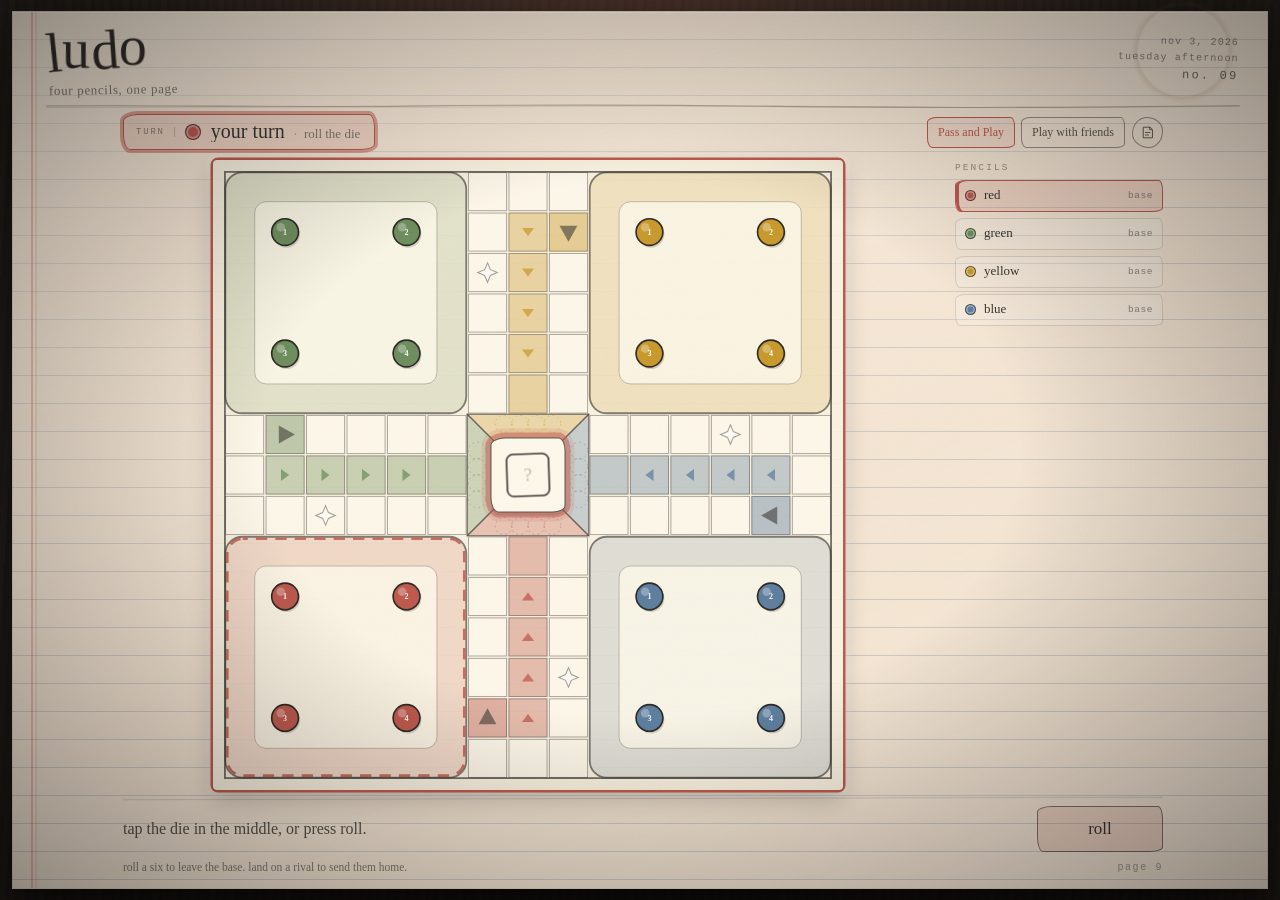
<file: games/ludo/index.html>
<!DOCTYPE html>
<html lang="en">
<head>
<meta charset="utf-8">
<meta name="viewport" content="width=device-width, initial-scale=1">

<link rel="icon" href="../../assets/favicon.svg" type="image/svg+xml">
<title>ludo — four pencils, one page</title>
<style>
  :root{
    --paper:#fbf4e2; --paper-hi:#fdf8ea; --ink:#3a3733; --soft:rgba(58,55,50,.62);
    --rule:rgba(96,136,168,.30); --red:#bf5a4e; --green:#6f8f5f; --yellow:#c99a2c; --blue:#5f7f9f;
    --hand:"Bradley Hand","Chalkboard SE","Segoe Print","Comic Sans MS",cursive;
    --type:"Courier New",Courier,monospace;
    --accent:#bf5a4e; --accent-glow:rgba(191,90,78,.20); --accent-wash:rgba(191,90,78,.09);
    --turn:#bf5a4e; --turn-wash:rgba(191,90,78,.13); --turn-ring:rgba(191,90,78,.45);
  }
  *{box-sizing:border-box}
  html{height:100%}
  body{
    margin:0; min-height:100%; padding:10px 12px; display:flex; align-items:flex-start; justify-content:center;
    font-family:var(--hand); color:var(--ink);
    background:
      radial-gradient(760px 520px at 50% 6%, var(--accent-glow), transparent 68%),
      radial-gradient(900px 520px at 50% -10%, rgba(255,236,198,.10), transparent 62%),
      radial-gradient(1200px 800px at 50% 115%, rgba(0,0,0,.55), transparent 68%),
      repeating-linear-gradient(93deg, #2b241f 0 4px, #29221d 4px 9px, #2d2620 9px 15px, #28211c 15px 19px);
    background-color:#241e1a; overflow-x:hidden; -webkit-font-smoothing:antialiased;
    transition:background-color .3s ease;
  }
  body::after{content:""; position:fixed; inset:0; pointer-events:none;
    background:radial-gradient(ellipse at center, transparent 42%, rgba(0,0,0,.42) 100%); z-index:5}
  .paper{
    position:relative; width:min(1900px,100%); margin:auto; padding:24px 28px 16px 34px;
    background-color:var(--paper);
    background-image:
      linear-gradient(var(--accent-wash), var(--accent-wash)),
      linear-gradient(158deg, rgba(255,250,235,.55), rgba(240,229,203,.10) 58%, rgba(255,255,255,0) 100%),
      repeating-linear-gradient(to bottom, transparent 0 27px, var(--rule) 27px 28px);
    box-shadow:0 1px 0 rgba(255,255,255,.55) inset, 0 30px 70px rgba(0,0,0,.55), 0 6px 18px rgba(0,0,0,.32);
    border:1px solid rgba(90,72,45,.12);
    animation:settle .65s cubic-bezier(.2,.8,.2,1) both;
  }
  @keyframes settle{from{opacity:0; transform:translateY(16px) scale(.992)} to{opacity:1; transform:none}}
  .paper::before{content:""; position:absolute; top:0; bottom:0; left:18px; width:1.5px;
    background:rgba(191,90,78,.30); box-shadow:4px 0 0 rgba(191,90,78,.13); pointer-events:none; z-index:1}
  .paper::after{content:""; position:absolute; inset:0; z-index:50; pointer-events:none; opacity:.055; mix-blend-mode:multiply;
    background-image:url("data:image/svg+xml,%3Csvg xmlns='http://www.w3.org/2000/svg' width='180' height='180'%3E%3Cfilter id='n'%3E%3CfeTurbulence type='fractalNoise' baseFrequency='.86' numOctaves='3' stitchTiles='stitch'/%3E%3C/filter%3E%3Crect width='180' height='180' filter='url(%23n)' opacity='.7'/%3E%3C/svg%3E")}
  .stain{position:absolute; top:-20px; right:22px; width:124px; height:118px; border-radius:47% 53% 50% 50%;
    transform:rotate(14deg); background:radial-gradient(circle at 50% 50%, transparent 0 52%, rgba(132,92,48,.13) 54%, rgba(132,92,48,.07) 57%, rgba(132,92,48,.015) 60%, transparent 62%);
    filter:blur(.6px); pointer-events:none; z-index:0}
  header{position:relative; z-index:3; display:flex; justify-content:space-between; align-items:flex-start; gap:18px}
  .title{margin:0; font-weight:400; font-size:clamp(44px,5vw,74px); line-height:.84; letter-spacing:.01em;
    color:#332f2a; transform:rotate(-2.2deg); transform-origin:left bottom; filter:url(#pencil-edge)}
  .title span{display:inline-block; transform:translateY(var(--y,0)) rotate(var(--r,0deg))}
  .subtitle{margin:7px 0 0 2px; font-size:13px; letter-spacing:.05em; color:var(--soft); transform:rotate(-1deg)}
  .meta{flex:none; text-align:right; font-family:var(--type); font-size:11px; line-height:1.75; letter-spacing:.11em;
    color:rgba(58,55,50,.58); transform:rotate(1.2deg); padding-top:6px}
  .meta b{font-weight:400; display:block}
  .meta .no{font-size:12px; letter-spacing:.18em; color:rgba(58,55,50,.72)}
  .rule{display:block; width:100%; height:7px; margin:8px 0 4px; color:var(--ink); overflow:visible}
  .game-col{width:min(100%,1040px); margin:0 auto}

  /* ---------- turn banner ---------- */
  .hud{position:relative; z-index:3; display:flex; align-items:center; justify-content:space-between; gap:12px; margin:0 0 12px; min-height:44px; flex-wrap:wrap}
  .turn-banner{display:flex; align-items:center; gap:10px; min-width:0; padding:6px 14px 7px 12px;
    border:1.4px solid rgba(58,55,50,.38); border-radius:15px 6px 13px 7px / 7px 13px 6px 15px;
    background:var(--turn-wash); transition:background .18s ease, border-color .18s ease}
  .turn-banner .label{font-family:var(--type); font-size:9px; letter-spacing:.2em; text-transform:uppercase;
    color:rgba(58,55,50,.55); padding-right:9px; border-right:1px solid rgba(58,55,50,.22)}
  .turn-chip{flex:none; width:16px; height:16px; border-radius:50%; background:var(--turn);
    border:1.6px solid rgba(58,55,50,.8); box-shadow:inset 0 0 0 2px rgba(255,255,255,.35)}
  .turn-text{font-size:20px; line-height:1.05; white-space:nowrap; overflow:hidden; text-overflow:ellipsis; min-width:0}
  .turn-text .hint{font-size:13px; color:rgba(58,55,50,.6); margin-left:9px}
  .turn-text .hint::before{content:"·"; margin-right:7px; color:rgba(58,55,50,.4)}
  .turn-banner.mine{border-color:var(--turn); box-shadow:0 0 0 3px var(--turn-ring)}
  .hud-right{display:flex; align-items:center; gap:7px; flex:none; margin-left:auto; flex-wrap:wrap; justify-content:flex-end}
  .mode-group{display:inline-flex; gap:6px}
  .you-pill{display:none; align-items:center; gap:6px; padding:3px 9px 4px; font-size:11.5px;
    border:1px dashed rgba(58,55,50,.35); border-radius:11px 4px 10px 5px}
  .you-pill.show{display:inline-flex}
  .you-pill i{width:9px; height:9px; border-radius:50%; border:1px solid rgba(58,55,50,.55); background:var(--accent)}
  .mode-btn{appearance:none; height:31px; padding:0 10px; font-family:var(--hand); font-size:12px;
    color:rgba(58,55,50,.82); background:transparent; border:1.4px solid rgba(58,55,50,.5);
    border-radius:10px 4px 9px 5px / 5px 9px 4px 10px; cursor:pointer; white-space:nowrap}
  .mode-btn:hover{background:rgba(58,55,50,.06)}
  .mode-btn.active{background:var(--accent-wash); border-color:var(--accent); color:var(--accent)}
  .icon-btn{appearance:none; width:31px; height:31px; display:grid; place-items:center; padding:0; color:rgba(58,55,50,.78);
    background:transparent; border:1.5px solid rgba(58,55,50,.5); border-radius:48% 52% 45% 55% / 54% 45% 55% 46%; cursor:pointer}
  .icon-btn:hover{background:rgba(58,55,50,.07)}
  .icon-btn:disabled{opacity:.35; cursor:default}
  .icon-btn svg{width:17px; height:17px; display:block; overflow:visible}

  /* ---------- board + rail ---------- */
  .play{position:relative; z-index:3; display:grid; grid-template-columns:minmax(0,1fr) 208px; gap:22px; align-items:start}
  .board-wrap{position:relative; width:min(100%,calc(100vh - 316px)); aspect-ratio:1/1; margin:0 auto;
    border-radius:5px; box-shadow:0 0 0 2.5px var(--turn), 0 10px 26px rgba(0,0,0,.20), 0 0 0 7px rgba(255,255,255,.16);
    transition:box-shadow .22s ease}
  #board{position:absolute; inset:0; width:100%; height:100%; display:block; touch-action:manipulation; cursor:pointer; border-radius:4px}
  .die-pad{position:absolute; left:50%; top:50%; transform:translate(-50%,-50%); z-index:6; display:grid; place-items:center;
    padding:0; border:1.6px solid rgba(58,55,50,.8); border-radius:15px 7px 13px 8px / 8px 13px 7px 15px;
    background:var(--paper-hi); box-shadow:0 3px 0 rgba(58,55,50,.13), 0 0 0 5px var(--turn-wash);
    cursor:pointer; transition:box-shadow .18s ease, transform .18s ease}
  .die-pad:hover:not(:disabled){transform:translate(-50%,-50%) rotate(-1.5deg) scale(1.03)}
  .die-pad:disabled{cursor:default; opacity:.9}
  .die-pad.can-roll{box-shadow:0 3px 0 rgba(58,55,50,.13), 0 0 0 5px var(--turn-ring), 0 0 0 9px var(--turn-wash); animation:die-pulse 1.9s ease-in-out infinite}
  @keyframes die-pulse{0%,100%{box-shadow:0 3px 0 rgba(58,55,50,.13),0 0 0 5px var(--turn-ring),0 0 0 9px var(--turn-wash)} 50%{box-shadow:0 3px 0 rgba(58,55,50,.13),0 0 0 8px var(--turn-ring),0 0 0 13px var(--turn-wash)}}
  .die-pad.rolling{animation:die-tumble .42s cubic-bezier(.3,1.4,.5,1)}
  @keyframes die-tumble{0%{transform:translate(-50%,-50%) rotate(0) scale(1)} 35%{transform:translate(-50%,-56%) rotate(-13deg) scale(.9)} 70%{transform:translate(-50%,-49%) rotate(9deg) scale(1.04)} 100%{transform:translate(-50%,-50%) rotate(0) scale(1)}}
  #die{display:block}
  .overlay{position:absolute; inset:0; z-index:20; display:grid; place-items:center; padding:12px;
    background:rgba(251,244,226,.74); opacity:0; pointer-events:none; transition:opacity .18s ease; border-radius:4px}
  .overlay.show{opacity:1; pointer-events:auto}
  .card{position:relative; width:min(100%,330px); padding:18px 20px 15px; text-align:center; background:var(--paper-hi);
    border:1.6px solid var(--ink); border-radius:24px 9px 20px 11px / 11px 20px 9px 24px;
    box-shadow:3px 4px 0 rgba(58,55,50,.09); transform:rotate(-.9deg)}
  .card::before{content:""; position:absolute; inset:3px; border:1px solid rgba(58,55,50,.24);
    border-radius:21px 8px 17px 9px / 9px 17px 8px 21px; transform:rotate(.4deg); pointer-events:none}
  .card-title{margin:0 0 5px; font-weight:400; font-size:clamp(29px,5.2vw,38px); line-height:1; transform:rotate(-1.2deg); filter:url(#pencil-edge)}
  .card-copy{margin:7px 0 0; font-size:13px; line-height:1.5; color:rgba(58,55,50,.72)}
  .card-actions{display:flex; justify-content:center; gap:9px; margin-top:14px; flex-wrap:wrap}
  .sketch-btn{appearance:none; font-family:var(--hand); font-size:12.5px; padding:6px 13px 7px; color:var(--ink);
    background:rgba(255,255,255,.35); border:1.4px solid rgba(58,55,50,.65);
    border-radius:12px 5px 10px 6px / 6px 10px 5px 12px; cursor:pointer}
  .sketch-btn:hover{background:rgba(58,55,50,.07)}
  .sketch-btn.primary{background:rgba(58,55,50,.08)}
  .sketch-btn.primary{background:rgba(58,55,50,.08)}

  .rail{position:relative; padding-top:2px}
  .rail-title{margin:0 0 7px; font-family:var(--type); font-size:9.5px; letter-spacing:.22em; text-transform:uppercase;
    color:rgba(58,55,50,.5); font-weight:400}
  .rail-list{list-style:none; margin:0; padding:0; display:flex; flex-direction:column; gap:6px}
  .rail-row{display:grid; grid-template-columns:auto minmax(0,1fr) auto; align-items:center; gap:8px;
    padding:7px 9px 8px; border:1px solid rgba(58,55,50,.16); border-radius:11px 4px 10px 5px / 5px 10px 4px 11px;
    background:rgba(255,255,255,.16); transition:background .16s ease, border-color .16s ease}
  .rail-row.current{background:var(--turn-wash); border-color:var(--turn); box-shadow:inset 3px 0 0 var(--turn)}
  .rail-row.out{opacity:.55}
  .rail-row.gone{opacity:.38}
  .rail-row.gone .rail-name{text-decoration:line-through}
  .rail-dot{width:11px; height:11px; border-radius:50%; border:1.4px solid rgba(58,55,50,.72); box-shadow:inset 0 0 0 1.5px rgba(255,255,255,.4)}
  .rail-name{font-size:13px; line-height:1.15; white-space:nowrap; overflow:hidden; text-overflow:ellipsis}
  .rail-tag{display:block; font-family:var(--type); font-size:8.5px; letter-spacing:.14em; text-transform:uppercase; color:rgba(58,55,50,.5)}
  .rail-meta{font-family:var(--type); font-size:9.5px; letter-spacing:.06em; color:rgba(58,55,50,.55); text-align:right; white-space:nowrap}

  /* ---------- controls ---------- */
  .controls{position:relative; z-index:3; display:flex; align-items:center; gap:16px; margin-top:12px; padding-top:10px; flex-wrap:wrap}
  .controls::before{content:""; position:absolute; top:0; left:0; right:0; height:1px; background:rgba(58,55,50,.16); transform:rotate(-.15deg)}
  .message{margin:0; font-size:16px; line-height:1.3; color:rgba(58,55,50,.86); flex:1; min-width:160px}
  .message b{font-weight:400; color:var(--ink)}
  .roll-btn{appearance:none; flex:none; height:46px; min-width:126px; padding:0 20px; font-family:var(--hand); font-size:17px;
    color:var(--ink); background:var(--turn-wash); border:1.6px solid rgba(58,55,50,.62);
    border-radius:15px 5px 13px 6px / 6px 13px 5px 15px; cursor:pointer}
  .roll-btn:hover{background:rgba(58,55,50,.12)}
  .roll-btn.primary{background:rgba(58,55,50,.16); border-color:var(--accent); box-shadow:0 0 0 3px var(--turn-ring)}
  .roll-btn:disabled{opacity:.42; cursor:default}
  .roll-btn:focus-visible,.mode-btn:focus-visible,.icon-btn:focus-visible,.sketch-btn:focus-visible,.die-pad:focus-visible{outline:2px solid var(--red); outline-offset:3px}
  .footnote{position:relative; z-index:3; display:flex; justify-content:space-between; align-items:flex-end; gap:14px; flex-basis:100%;
    margin-top:10px; font-size:11.5px; line-height:1.45; color:rgba(58,55,50,.62)}
  .footnote .hint{max-width:84%}
  .footnote .page{flex:none; font-family:var(--type); font-size:10px; letter-spacing:.16em; color:rgba(58,55,50,.45)}

  @media (max-height:900px) and (min-width:701px){
    .paper{padding-top:16px; padding-bottom:12px}
    .title{font-size:clamp(38px,4.4vw,56px)}
    .meta{font-size:10px; line-height:1.6}
    .rule{margin:5px 0 2px}
    .hud{margin-bottom:8px; min-height:40px}
    .controls{margin-top:8px; padding-top:8px}
    .footnote{margin-top:7px}
    .board-wrap{width:min(100%,calc(100vh - 270px))}
  }
  @media (max-width:900px){
    .play{grid-template-columns:1fr; gap:10px}
    .board-wrap{width:min(100%,calc(100vh - 300px))}
    .rail{padding-top:0}
    .rail-list{display:grid; grid-template-columns:1fr 1fr; gap:6px}
    .rail-title{margin-bottom:5px}
  }
  @media (max-width:700px){
    body{padding:8px}
    .paper{padding:16px 14px 12px 24px}
    .paper::before{left:12px}
    .stain{width:100px; height:96px; top:-16px; right:10px}
    .board-wrap{width:min(100%,calc(100vh - 280px))}
    .turn-text{font-size:17px}
    .turn-banner .label{display:none}
    .mode-btn{padding:0 8px; font-size:11.5px}
    .controls{gap:10px}
    .roll-btn{height:42px; min-width:104px; font-size:15px}
  }
  @media (max-width:480px){
    .hud{flex-wrap:wrap; gap:7px; margin-bottom:9px}
    .turn-banner{flex:1 1 100%; order:0}
    .hud-right{flex:1 1 100%; order:1; margin-left:0; justify-content:flex-start; gap:6px}
    .mode-group{flex:1; min-width:0}
    .mode-btn{flex:1; min-width:0; padding:0 6px; font-size:11px; height:30px}
    .subtitle{display:none}
    .title{font-size:34px}
    .footnote{display:none}
    .board-wrap{width:min(100%,calc(100vh - 296px))}
  }
  @media (max-width:430px){
    .paper{padding:12px 9px 10px 20px}
    .title{font-size:40px}
    .subtitle{font-size:11px}
    .meta{display:none}
    .turn-text{font-size:15px}
    .turn-text .hint{font-size:11.5px; margin-left:5px}
    .hud{gap:6px}
    .hud-right{gap:5px}
    .icon-btn{width:29px; height:29px}
    .mode-btn{height:29px}
    .you-pill{display:none!important}
    .board-wrap{width:min(100%,calc(100vh - 300px))}
    .rail-list{grid-template-columns:1fr 1fr; gap:5px}
    .rail-row{padding:5px 7px 6px}
    .rail-name{font-size:12px}
    .message{font-size:13.5px}
    .roll-btn{height:40px; min-width:92px; font-size:14px}
    .footnote{font-size:10px}
  }
  @media (prefers-reduced-motion:reduce){.paper{animation:none}.overlay{transition:none}.die-pad,.die-pad.can-roll{animation:none}}
</style>
<link rel="stylesheet" href="../../assets/room.css">
</head>
<body>

<svg width="0" height="0" style="position:absolute" aria-hidden="true" focusable="false">
  <defs>
    <filter id="pencil-edge" x="-8%" y="-15%" width="116%" height="135%">
      <feTurbulence type="fractalNoise" baseFrequency=".9" numOctaves="2" seed="7" result="n"/>
      <feDisplacementMap in="SourceGraphic" in2="n" scale=".9" xChannelSelector="R" yChannelSelector="G"/>
    </filter>
  </defs>
</svg>

<main class="paper">
  <div class="stain" aria-hidden="true"></div>
  <header>
    <div>
      <h1 class="title" aria-label="ludo">
        <span style="--r:-4deg;--y:2px">l</span><span style="--r:2deg;--y:-1px">u</span><span style="--r:-2deg;--y:1px">d</span><span style="--r:3deg;--y:-2px">o</span>
      </h1>
      <p class="subtitle">four pencils, one page</p>
    </div>
    <div class="meta" aria-hidden="true">
      <b>nov 3, 2026</b>
      <b>tuesday afternoon</b>
      <span class="no">no. 09</span>
    </div>
  </header>

  <svg class="rule" viewBox="0 0 600 7" preserveAspectRatio="none" aria-hidden="true">
    <path d="M0 3 C 60 2, 118 4.4, 180 3.1 S 300 1.6, 366 3.4 S 500 4.6, 600 2.7" fill="none" stroke="currentColor" stroke-width="1.1" opacity=".34" stroke-linecap="round"/>
    <path d="M0 4.4 C 80 3.4, 150 5, 228 3.9 S 388 2.6, 466 4.2 S 552 3.1, 600 3.8" fill="none" stroke="currentColor" stroke-width=".65" opacity=".18" stroke-linecap="round"/>
  </svg>

  <div class="game-col">
    <div class="hud">
      <div class="turn-banner" id="turnBanner">
        <span class="label">turn</span>
        <span class="turn-chip" id="turnChip" aria-hidden="true"></span>
        <span class="turn-text"><span id="status" aria-live="polite">red</span><span class="hint" id="turnHint">to roll</span></span>
      </div>
      <div class="hud-right">
        <span class="you-pill" id="youPill"><i></i><span id="youText">you are red</span></span>
        <div class="mode-group" role="group" aria-label="Game mode">
          <button class="mode-btn active" id="passBtn" type="button" aria-pressed="true" title="Everyone plays on this device">Pass and Play</button>
          <button class="mode-btn room-btn" id="friendsBtn" type="button" aria-pressed="false" title="Create or join a room">Play with friends</button>
        </div>
        <button class="icon-btn" id="newGame" type="button" aria-label="Start a new game" title="New game">
          <svg viewBox="0 0 24 24" aria-hidden="true">
            <path d="M6 4.5h9.5L19 8v11.5H6z" fill="none" stroke="currentColor" stroke-width="1.4" stroke-linejoin="round"/>
            <path d="M15 4.7V8h3.2M9 12h6.5M9 15.5h4.5" fill="none" stroke="currentColor" stroke-width="1.3" stroke-linecap="round"/>
          </svg>
        </button>
      </div>
    </div>

    <div class="play">
      <div class="board-wrap" id="boardWrap">
        <canvas id="board" width="720" height="720" aria-label="Ludo board"></canvas>
        <button class="die-pad" id="diePad" type="button" aria-label="Roll the die" title="Roll the die">
          <canvas id="die" width="58" height="58" aria-hidden="true"></canvas>
        </button>
        <div class="overlay" id="overlay" aria-live="polite"></div>
      </div>
      <aside class="rail" aria-label="Players">
        <h2 class="rail-title">pencils</h2>
        <ol class="rail-list" id="rail"></ol>
      </aside>
    </div>

    <div class="controls">
      <p class="message" id="message">red to roll</p>
      <button class="roll-btn" id="rollBtn" type="button">roll</button>
    </div>

    <footer class="footnote">
      <span class="hint">roll a six to leave the base. land on a rival to send them home.</span>
      <span class="page">page 9</span>
    </footer>
  </div>
</main>

<script src="../../assets/room.js"></script>
<script>
(function(){
  'use strict';

  const TRACK = [
    [6,13],[6,12],[6,11],[6,10],[6,9],[5,8],[4,8],[3,8],[2,8],[1,8],[0,8],
    [0,7],[0,6],[1,6],[2,6],[3,6],[4,6],[5,6],[6,5],[6,4],[6,3],[6,2],[6,1],[6,0],
    [7,0],[8,0],[8,1],[8,2],[8,3],[8,4],[8,5],[9,6],[10,6],[11,6],[12,6],[13,6],[14,6],
    [14,7],[14,8],[13,8],[12,8],[11,8],[10,8],[9,8],[8,9],[8,10],[8,11],[8,12],[8,13],[8,14],
    [7,14],[6,14]
  ];
  const SAFE = [0, 8, 13, 21, 26, 34, 39, 47];
  const COLORS = [
    {name:'red',    hex:'#bf5a4e', soft:'rgba(191,90,78,.16)',  start:0,  base:{x:0,y:9}, lane:[[7,13],[7,12],[7,11],[7,10],[7,9]], dir:[0,1],  travel:[0,-1]},
    {name:'green',  hex:'#6f8f5f', soft:'rgba(111,143,95,.17)', start:13, base:{x:0,y:0}, lane:[[1,7],[2,7],[3,7],[4,7],[5,7]], dir:[-1,0], travel:[1,0]},
    {name:'yellow', hex:'#c99a2c', soft:'rgba(201,154,44,.18)', start:26, base:{x:9,y:0}, lane:[[7,1],[7,2],[7,3],[7,4],[7,5]], dir:[0,-1], travel:[0,1]},
    {name:'blue',   hex:'#5f7f9f', soft:'rgba(95,127,159,.17)', start:39, base:{x:9,y:9}, lane:[[13,7],[12,7],[11,7],[10,7],[9,7]], dir:[1,0],  travel:[-1,0]}
  ];

  const canvas = document.getElementById('board');
  const ctx = canvas.getContext('2d');
  const dieCanvas = document.getElementById('die');
  const dieCtx = dieCanvas.getContext('2d');
  const diePad = document.getElementById('diePad');
  const boardWrap = document.getElementById('boardWrap');
  const statusEl = document.getElementById('status');
  const turnHintEl = document.getElementById('turnHint');
  const turnBanner = document.getElementById('turnBanner');
  const turnChip = document.getElementById('turnChip');
  const messageEl = document.getElementById('message');
  const railEl = document.getElementById('rail');
  const youPill = document.getElementById('youPill');
  const youText = document.getElementById('youText');
  const rollBtn = document.getElementById('rollBtn');
  const newBtn = document.getElementById('newGame');
  const passBtn = document.getElementById('passBtn');
  const friendsBtn = document.getElementById('friendsBtn');
  const overlay = document.getElementById('overlay');

  let W = 0, H = 0, cell = 40, pad = 10, dpr = 1, bg = null;
  let state = null;
  let mySeat = null;
  let roomMode = false;
  let roomStarted = false;
  let pending = false;
  let anim = null;
  let winnerShown = false;
  let gameGen = 0;

  function steady(i){
    const s = Math.sin(i * 78.233 + 12.345) * 43758.5453123;
    return (s - Math.floor(s)) * 2 - 1;
  }

  function esc(s){
    return String(s == null ? '' : s).replace(/[&<>"']/g, function(c){
      return {'&':'&amp;','<':'&lt;','>':'&gt;','"':'&quot;',"'":'&#39;'}[c];
    });
  }

  function rgba(hex, a){
    const h = hex.replace('#','');
    const n = parseInt(h.length === 3 ? h.split('').map(function(c){return c+c;}).join('') : h, 16);
    return 'rgba(' + ((n >> 16) & 255) + ',' + ((n >> 8) & 255) + ',' + (n & 255) + ',' + a + ')';
  }

  function colorName(i){ return COLORS[i].name; }

  function who(i){
    const p = state && state.players[i];
    if (!p) return colorName(i);
    const n = String(p.name || '').trim();
    if (!n || n.toLowerCase() === colorName(i)) return colorName(i);
    return n + ' (' + colorName(i) + ')';
  }

  function initialState(players){
    return {
      players: players.map(function(p, i){
        return {name: p.name || COLORS[i].name, color: i, tokens: [-1,-1,-1,-1], online: p.online !== false, removed: !!p.removed};
      }),
      turn: 0, die: null, rolled: false, winner: null, started: true,
      message: who0(players[0], 0) + ' to roll'
    };
    function who0(p, i){
      const n = String((p && p.name) || '').trim();
      if (!n || n.toLowerCase() === COLORS[i].name) return COLORS[i].name;
      return n + ' (' + COLORS[i].name + ')';
    }
  }

  function waitingState(players){
    const ps = [0,1,2,3].map(function(i){
      const p = (players || []).find(function(x){ return x.seat === i; });
      return {name: p ? p.name : COLORS[i].name, color: i, tokens: [-1,-1,-1,-1], online: p ? p.online !== false : false, removed: !!(p && p.removed)};
    });
    return {players: ps, turn: 0, die: null, rolled: false, winner: null, started: false, message: 'waiting for players'};
  }

  function baseSlot(p, t){
    const b = COLORS[p].base;
    const dx = [1.5, 4.5, 1.5, 4.5][t];
    const dy = [1.5, 1.5, 4.5, 4.5][t];
    return {x: b.x + dx, y: b.y + dy};
  }

  /* finished pencils rest at the outer edge of their home triangle, clear of the central die. */
  function homePoint(p, t, count, idx){
    const c = COLORS[p];
    const cx = 7.5, cy = 7.5, r = 1.26;
    const perp = [-0.6, -0.2, 0.2, 0.6][idx] || 0;
    return {
      x: cx + c.dir[0] * r + (c.dir[1] !== 0 ? perp : 0),
      y: cy + c.dir[1] * r + (c.dir[0] !== 0 ? perp : 0)
    };
  }

  function tokenPoint(p, t){
    const prog = state.players[p].tokens[t];
    const c = COLORS[p];
    let pt;
    if (prog === -1) pt = baseSlot(p, t);
    else if (prog < 51){
      const q = TRACK[(c.start + prog) % 52];
      pt = {x: q[0] + 0.5, y: q[1] + 0.5};
    } else if (prog < 56){
      const q = c.lane[prog - 51];
      pt = {x: q[0] + 0.5, y: q[1] + 0.5};
    } else {
      const homeTokens = [];
      for (let i = 0; i < 4; i++) if (state.players[p].tokens[i] === 56) homeTokens.push(i);
      pt = homePoint(p, t, homeTokens.length, homeTokens.indexOf(t));
    }
    if (prog >= 0 && prog < 56){
      const same = [];
      for (let i = 0; i < 4; i++) if (state.players[p].tokens[i] === prog) same.push(i);
      if (same.length > 1){
        const idx = same.indexOf(t);
        const off = (idx - (same.length - 1) / 2) * 0.17;
        pt.x += off;
        pt.y += off;
      }
    }
    return pt;
  }

  function toScreen(pt){
    return {x: pad + pt.x * cell, y: pad + pt.y * cell};
  }

  function tokenPosition(p, t){
    return toScreen(tokenPoint(p, t));
  }

  function legalMovesForCurrent(){
    if (!state || state.winner != null || !state.rolled || state.die == null) return [];
    const p = state.turn;
    const out = [];
    for (let t = 0; t < 4; t++){
      const prog = state.players[p].tokens[t];
      if (prog === -1){
        if (state.die === 6) out.push(t);
      } else if (prog < 56 && prog + state.die <= 56){
        out.push(t);
      }
    }
    return out;
  }

  function isMyTurn(){
    return !roomMode || mySeat === state.turn;
  }

  function canAct(){
    return !!state && state.started && state.winner == null && !state.rolled && isMyTurn() && !pending;
  }

  function aliveSeats(){
    if (!state) return [];
    const out = [];
    for (let i = 0; i < 4; i++) if (state.players[i] && state.players[i].online !== false) out.push(i);
    return out;
  }

  /* empty or disconnected seats are skipped instead of stalling the table. */
  function nextAliveSeat(from){
    const alive = aliveSeats();
    if (!alive.length) return from;
    if (alive.length === 1) return alive[0];
    let i = from;
    for (let k = 0; k < 4; k++){
      i = (i + 1) % 4;
      if (state.players[i] && state.players[i].online !== false) return i;
    }
    return from;
  }

  function publishIfHost(){
    if (roomMode && window.PaperRoom && PaperRoom.role === 'host') PaperRoom.publish();
  }

  function doRoll(){
    if (!state || !state.started || state.winner != null || state.rolled) return false;
    state.die = 1 + Math.floor(Math.random() * 6);
    state.rolled = true;
    state.message = who(state.turn) + ' rolled ' + state.die;
    const moves = legalMovesForCurrent();
    const turnAtRoll = state.turn;
    const gen = gameGen;
    if (!moves.length){
      state.message += ' — no move';
      setTimeout(function(){
        if (gen === gameGen && state && state.rolled && state.turn === turnAtRoll && state.die != null) endTurn();
      }, 900);
    } else if (moves.length === 1){
      setTimeout(function(){
        if (gen === gameGen && state && state.rolled && state.turn === turnAtRoll) doMove(moves[0]);
      }, 560);
    }
    shakeDie();
    updateUI();
    render(performance.now());
    return true;
  }

  function endTurn(){
    if (!state || state.winner != null) return;
    state.rolled = false;
    state.turn = nextAliveSeat(state.turn);
    const next = state.players[state.turn];
    state.message = who(state.turn) + ' to roll';
    if (next.online === false) state.message = who(state.turn) + ' is away';
    publishIfHost();
    updateUI();
    render(performance.now());
  }

  function doMove(t, noPublish){
    if (!state || !state.rolled || state.die == null || state.winner != null) return false;
    const moves = legalMovesForCurrent();
    if (moves.indexOf(t) === -1) return false;

    const p = state.turn;
    const from = tokenPosition(p, t);
    const old = state.players[p].tokens[t];
    const to = old === -1 ? 0 : old + state.die;
    let captured = 0;

    if (to < 51){
      const trackIndex = (COLORS[p].start + to) % 52;
      if (SAFE.indexOf(trackIndex) === -1){
        for (let q = 0; q < 4; q++){
          if (q === p) continue;
          for (let u = 0; u < 4; u++){
            const op = state.players[q].tokens[u];
            if (op >= 0 && op < 52 && (COLORS[q].start + op) % 52 === trackIndex){
              state.players[q].tokens[u] = -1;
              captured++;
            }
          }
        }
      }
    }

    state.players[p].tokens[t] = to;
    const dest = tokenPosition(p, t);
    anim = {player: p, token: t, from: from, to: dest, start: performance.now(), dur: 280};
    const rolled = state.die;
    state.rolled = false;

    if (state.players[p].tokens.every(function(v){ return v === 56; })){
      state.winner = p;
      state.started = false;
      state.message = who(p) + ' wins!';
      winnerShown = false;
      setTimeout(showWinner, 450);
    } else if (rolled === 6){
      state.message = who(p) + ' rolled a six — roll again';
    } else {
      state.turn = nextAliveSeat(p);
      state.message = who(state.turn) + ' to roll';
      if (state.players[state.turn].online === false){
        state.message = who(state.turn) + ' is away';
      }
    }
    if (captured){
      state.message += ' · sent ' + captured + ' home';
    }

    if (!noPublish) publishIfHost();
    updateUI();
    render(performance.now());
    return true;
  }

  function roll(){
    if (imHost() && !roomStarted){
      if (hereCount() >= 2) PaperRoom.start();
      return;
    }
    if (roomMode && window.PaperRoom && PaperRoom.role === 'host' && state && state.started && state.winner == null && state.players[state.turn].online === false){
      endTurn();
      return;
    }
    if (!canAct()) return;
    if (roomMode && window.PaperRoom && PaperRoom.role === 'guest'){
      pending = true;
      PaperRoom.sendAction({type: 'rollRequest'});
      updateUI();
      setTimeout(function(){ if (pending){ pending = false; updateUI(); } }, 3200);
      return;
    }
    doRoll();
    publishIfHost();
  }

  function requestMove(t){
    if (!state || !state.rolled || state.winner != null) return;
    if (legalMovesForCurrent().indexOf(t) === -1) return;
    if (roomMode && window.PaperRoom && PaperRoom.role === 'guest'){
      pending = true;
      PaperRoom.sendAction({type: 'move', token: t});
      updateUI();
      setTimeout(function(){ if (pending){ pending = false; updateUI(); } }, 3200);
      return;
    }
    doMove(t);
  }

  function startLocal(){
    gameGen++;
    roomMode = false;
    roomStarted = false;
    mySeat = null;
    pending = false;
    anim = null;
    winnerShown = false;
    state = initialState([{name:'red'},{name:'green'},{name:'yellow'},{name:'blue'}]);
    state.started = true;
    state.message = 'red to roll';
    overlay.classList.remove('show');
    overlay.innerHTML = '';
    updateUI();
    render(performance.now());
  }

  function startOnline(players){
    gameGen++;
    roomStarted = true;
    pending = false;
    anim = null;
    winnerShown = false;
    const ps = [0,1,2,3].map(function(i){
      const p = players.find(function(x){ return x.seat === i; });
      return {name: p ? p.name : COLORS[i].name, online: p ? p.online !== false : false, removed: !!(p && p.removed)};
    });
    state = initialState(ps);
    state.started = true;
    state.turn = 0;
    state.message = who(0) + ' to roll';
    overlay.classList.remove('show');
    overlay.innerHTML = '';
    updateUI();
    render(performance.now());
  }

  function newGame(){
    if (roomMode && window.PaperRoom){
      PaperRoom.leave();
      return;
    }
    startLocal();
  }

  function resize(){
    const rect = canvas.getBoundingClientRect();
    if (rect.width < 20) return;
    dpr = Math.min(2, window.devicePixelRatio || 1);
    W = rect.width;
    H = rect.height;
    canvas.width = Math.round(W * dpr);
    canvas.height = Math.round(H * dpr);
    ctx.setTransform(dpr, 0, 0, dpr, 0, 0);
    pad = Math.max(6, W * 0.018);
    cell = (W - pad * 2) / 15;
    buildBG();
    layoutDie();
    render(performance.now());
  }

  function layoutDie(){
    const padSize = Math.round(cell * 1.86);
    const dieSize = Math.round(cell * 1.32);
    diePad.style.width = padSize + 'px';
    diePad.style.height = padSize + 'px';
    dieCanvas.style.width = dieSize + 'px';
    dieCanvas.style.height = dieSize + 'px';
    drawDie(state ? state.die : null, dieSize);
  }

  /* ---------- board drawing ---------- */

  function cellRect(x, y, inset){
    const sx = pad + x * cell;
    const sy = pad + y * cell;
    const i = inset == null ? 0.8 : inset;
    return {x: sx + i, y: sy + i, w: cell - i * 2, h: cell - i * 2};
  }

  function fillCell(g, x, y, fill, stroke){
    const r = cellRect(x, y, 0.7);
    g.fillStyle = fill;
    g.fillRect(r.x, r.y, r.w, r.h);
    if (stroke !== false){
      g.strokeStyle = 'rgba(58,55,50,.40)';
      g.lineWidth = 1;
      g.strokeRect(r.x + 0.5, r.y + 0.5, r.w - 1, r.h - 1);
    }
  }

  function drawStar(g, cx, cy, r, color, fill){
    g.beginPath();
    for (let i = 0; i < 8; i++){
      const a = -Math.PI / 2 + i * Math.PI / 4;
      const rr = i % 2 ? r * 0.42 : r;
      const px = cx + Math.cos(a) * rr;
      const py = cy + Math.sin(a) * rr;
      if (i) g.lineTo(px, py); else g.moveTo(px, py);
    }
    g.closePath();
    if (fill){ g.fillStyle = fill; g.fill(); }
    g.strokeStyle = color;
    g.lineWidth = 1.1;
    g.stroke();
  }

  function arrow(g, cx, cy, dir, size, color){
    g.save();
    g.translate(cx, cy);
    g.rotate(Math.atan2(dir[1], dir[0]));
    g.beginPath();
    g.moveTo(size * 0.55, 0);
    g.lineTo(-size * 0.35, -size * 0.5);
    g.lineTo(-size * 0.35, size * 0.5);
    g.closePath();
    g.fillStyle = color;
    g.fill();
    g.restore();
  }

  function roundRect(g, x, y, w, h, r){
    g.beginPath();
    if (g.roundRect) g.roundRect(x, y, w, h, r);
    else g.rect(x, y, w, h);
  }

  function buildBG(){
    if (!W) return;
    bg = document.createElement('canvas');
    bg.width = Math.round(W * dpr);
    bg.height = Math.round(H * dpr);
    const g = bg.getContext('2d');
    g.setTransform(dpr, 0, 0, dpr, 0, 0);
    g.clearRect(0, 0, W, H);
    g.fillStyle = 'rgba(251,244,226,.86)';
    g.fillRect(0, 0, W, H);

    // bases
    COLORS.forEach(function(c, p){
      const sx = pad + c.base.x * cell;
      const sy = pad + c.base.y * cell;
      const s = cell * 6;
      roundRect(g, sx + 1, sy + 1, s - 2, s - 2, cell * 0.42);
      g.fillStyle = c.soft;
      g.fill();
      g.strokeStyle = 'rgba(58,55,50,.62)';
      g.lineWidth = 1.8;
      g.stroke();

      const inner = cell * 0.75;
      roundRect(g, sx + inner, sy + inner, s - inner * 2, s - inner * 2, cell * 0.28);
      g.fillStyle = 'rgba(253,248,234,.82)';
      g.fill();
      g.strokeStyle = 'rgba(58,55,50,.28)';
      g.lineWidth = 1;
      g.stroke();

      for (let t = 0; t < 4; t++){
        const pt = toScreen(baseSlot(p, t));
        g.beginPath();
        g.arc(pt.x, pt.y, cell * 0.34, 0, Math.PI * 2);
        g.fillStyle = 'rgba(255,255,255,.28)';
        g.fill();
        g.strokeStyle = 'rgba(58,55,50,.26)';
        g.lineWidth = 1;
        g.setLineDash([2.5, 3.5]);
        g.stroke();
        g.setLineDash([]);
      }
    });

    // track
    TRACK.forEach(function(q, i){
      const owner = COLORS.find(function(c){ return c.start === i; });
      fillCell(g, q[0], q[1], owner ? rgba(owner.hex, .42) : 'rgba(253,248,234,.94)');
      const cx = pad + (q[0] + 0.5) * cell;
      const cy = pad + (q[1] + 0.5) * cell;
      if (owner){
        arrow(g, cx, cy, owner.travel, cell * 0.44, 'rgba(58,55,50,.58)');
      } else if (SAFE.indexOf(i) !== -1){
        drawStar(g, cx, cy, cell * 0.24, 'rgba(58,55,50,.45)', 'rgba(255,255,255,.5)');
      }
    });

    // home lanes, chevrons pointing the way home
    COLORS.forEach(function(c){
      c.lane.forEach(function(q, i){
        fillCell(g, q[0], q[1], rgba(c.hex, .34));
        if (i < 4){
          const cx = pad + (q[0] + 0.5) * cell;
          const cy = pad + (q[1] + 0.5) * cell;
          g.save();
          g.translate(cx, cy);
          g.rotate(Math.atan2(c.travel[1], c.travel[0]));
          g.beginPath();
          g.moveTo(cell * 0.1, 0);
          g.lineTo(-cell * 0.1, -cell * 0.15);
          g.lineTo(-cell * 0.1, cell * 0.15);
          g.closePath();
          g.fillStyle = rgba(c.hex, .75);
          g.fill();
          g.restore();
        }
      });
    });

    // centre home triangles
    const x0 = pad + 6 * cell;
    const y0 = pad + 6 * cell;
    const s = cell * 3;
    const cx = x0 + s / 2;
    const cy = y0 + s / 2;
    function tri(a, b, cc, fill){
      g.beginPath();
      g.moveTo(a[0], a[1]);
      g.lineTo(b[0], b[1]);
      g.lineTo(cc[0], cc[1]);
      g.closePath();
      g.fillStyle = fill;
      g.fill();
      g.strokeStyle = 'rgba(58,55,50,.34)';
      g.lineWidth = 1.1;
      g.stroke();
    }
    tri([x0, y0], [x0 + s, y0], [cx, cy], rgba(COLORS[2].hex, .30));
    tri([x0 + s, y0], [x0 + s, y0 + s], [cx, cy], rgba(COLORS[3].hex, .30));
    tri([x0 + s, y0 + s], [x0, y0 + s], [cx, cy], rgba(COLORS[0].hex, .30));
    tri([x0, y0 + s], [x0, y0], [cx, cy], rgba(COLORS[1].hex, .30));
    g.strokeStyle = 'rgba(58,55,50,.45)';
    g.lineWidth = 1.2;
    g.strokeRect(x0, y0, s, s);
    g.beginPath();
    g.moveTo(x0, y0); g.lineTo(x0 + s, y0 + s);
    g.moveTo(x0 + s, y0); g.lineTo(x0, y0 + s);
    g.stroke();
    // four parking spots per home, so a lone pencil still reads as "home"
    COLORS.forEach(function(c, p){
      for (let i = 0; i < 4; i++){
        const pt = homePoint(p, 0, 4, i);
        const sp = toScreen(pt);
        g.beginPath();
        g.arc(sp.x, sp.y, cell * 0.21, 0, Math.PI * 2);
        g.strokeStyle = rgba(c.hex, .38);
        g.lineWidth = 1;
        g.setLineDash([2, 3]);
        g.stroke();
        g.setLineDash([]);
      }
    });

    // outer frame
    g.strokeStyle = 'rgba(58,55,50,.7)';
    g.lineWidth = 1.8;
    g.beginPath();
    g.moveTo(pad + 0.6, pad + 0.6);
    g.lineTo(pad + cell * 15 - 0.6, pad + 0.6);
    g.lineTo(pad + cell * 15 - 0.6, pad + cell * 15 - 0.6);
    g.lineTo(pad + 0.6, pad + cell * 15 - 0.6);
    g.closePath();
    g.stroke();
  }

  function drawToken(pos, p, t, moving, home){
    const r = cell * (home ? 0.2 : 0.33);
    ctx.save();
    ctx.translate(pos.x, pos.y);
    ctx.fillStyle = 'rgba(58,55,50,.20)';
    ctx.beginPath();
    ctx.arc(1.5, 2.2, r, 0, Math.PI * 2);
    ctx.fill();
    ctx.fillStyle = COLORS[p].hex;
    ctx.beginPath();
    ctx.arc(0, 0, r, 0, Math.PI * 2);
    ctx.fill();
    ctx.strokeStyle = '#2f2c28';
    ctx.lineWidth = Math.max(1.1, cell * 0.04);
    ctx.stroke();
    ctx.fillStyle = 'rgba(255,255,255,.30)';
    ctx.beginPath();
    ctx.arc(-r * 0.32, -r * 0.36, r * 0.32, 0, Math.PI * 2);
    ctx.fill();
    if (!home){
      ctx.fillStyle = 'rgba(255,255,255,.96)';
      ctx.font = '600 ' + Math.max(8, cell * 0.2) + 'px "Bradley Hand","Chalkboard SE",cursive';
      ctx.textAlign = 'center';
      ctx.textBaseline = 'middle';
      ctx.fillText(String(t + 1), 0, cell * 0.015);
    }
    ctx.restore();
  }

  function drawTokens(now){
    for (let p = 0; p < shownSeats(); p++){
      for (let t = 0; t < 4; t++){
        let pos;
        let moving = false;
        if (anim && anim.player === p && anim.token === t){
          const k = (now - anim.start) / anim.dur;
          if (k < 1){
            moving = true;
            const e = k < 0.5 ? 2 * k * k : 1 - Math.pow(-2 * k + 2, 2) / 2;
            pos = {x: anim.from.x + (anim.to.x - anim.from.x) * e, y: anim.from.y + (anim.to.y - anim.from.y) * e};
          } else {
            pos = tokenPosition(p, t);
          }
        } else {
          pos = tokenPosition(p, t);
        }
        drawToken(pos, p, t, moving, state.players[p].tokens[t] === 56);
      }
    }
    if (anim && now > anim.start + anim.dur) anim = null;
  }

  function drawMoveRing(pos, hex, now){
    const pulse = 0.5 + 0.5 * Math.sin(now / 240);
    ctx.save();
    ctx.strokeStyle = 'rgba(253,248,234,.85)';
    ctx.lineWidth = 5;
    ctx.beginPath();
    ctx.arc(pos.x, pos.y, cell * 0.47, 0, Math.PI * 2);
    ctx.stroke();
    ctx.strokeStyle = hex;
    ctx.globalAlpha = 0.55 + pulse * 0.45;
    ctx.lineWidth = 2.4;
    ctx.beginPath();
    ctx.arc(pos.x, pos.y, cell * 0.47, 0, Math.PI * 2);
    ctx.stroke();
    ctx.globalAlpha = 1;
    ctx.restore();
  }

  function drawActiveBase(now){
    if (!state) return;
    const p = state.turn;
    const c = COLORS[p];
    const sx = pad + c.base.x * cell;
    const sy = pad + c.base.y * cell;
    const s = cell * 6;
    const pulse = 0.5 + 0.5 * Math.sin(now / 620);
    ctx.save();
    roundRect(ctx, sx + 3, sy + 3, s - 6, s - 6, cell * 0.38);
    ctx.strokeStyle = rgba(c.hex, 0.45 + pulse * 0.4);
    ctx.lineWidth = 2.6;
    ctx.setLineDash([cell * 0.28, cell * 0.2]);
    ctx.lineDashOffset = -(now / 90) % (cell * 0.48);
    ctx.stroke();
    ctx.restore();
  }

  function render(now){
    if (!W) return;
    ctx.clearRect(0, 0, W, H);
    if (bg) ctx.drawImage(bg, 0, 0, W, H);
    if (!state) return;
    // corners that nobody plays in a 2 or 3 player room are left blank
    const shown = shownSeats();
    if (shown < 4){
      for (let p = shown; p < 4; p++){
        const c = COLORS[p];
        const sx = pad + c.base.x * cell;
        const sy = pad + c.base.y * cell;
        ctx.save();
        ctx.fillStyle = 'rgba(251,244,226,.74)';
        roundRect(ctx, sx + 1, sy + 1, cell * 6 - 2, cell * 6 - 2, cell * 0.42);
        ctx.fill();
        ctx.strokeStyle = 'rgba(58,55,50,.22)';
        ctx.lineWidth = 1.2;
        ctx.stroke();
        ctx.restore();
      }
    }
    if (state.turn < shown) drawActiveBase(now);
    if (state.rolled && state.winner == null && isMyTurn()){
      const moves = legalMovesForCurrent();
      for (let i = 0; i < moves.length; i++){
        drawMoveRing(tokenPosition(state.turn, moves[i]), COLORS[state.turn].hex, now);
      }
    }
    drawTokens(now);
  }

  function drawDie(value, sizePx){
    const size = sizePx || parseFloat(dieCanvas.style.width) || 58;
    const d = Math.min(2, window.devicePixelRatio || 1);
    dieCanvas.width = Math.round(size * d);
    dieCanvas.height = Math.round(size * d);
    dieCtx.setTransform(d, 0, 0, d, 0, 0);
    dieCtx.clearRect(0, 0, size, size);
    const k = size / 58;
    dieCtx.save();
    dieCtx.translate(size / 2, size / 2);
    dieCtx.scale(k, k);
    dieCtx.rotate(-0.03);
    dieCtx.fillStyle = '#fdf8ea';
    dieCtx.strokeStyle = '#3a3733';
    dieCtx.lineWidth = 1.6 / k;
    dieCtx.beginPath();
    if (dieCtx.roundRect) dieCtx.roundRect(-23, -23, 46, 46, 7);
    else dieCtx.rect(-23, -23, 46, 46);
    dieCtx.fill();
    dieCtx.stroke();
    const pips = {
      1: [[0,0]],
      2: [[-9.5,-9.5],[9.5,9.5]],
      3: [[-9.5,-9.5],[0,0],[9.5,9.5]],
      4: [[-9.5,-9.5],[9.5,-9.5],[-9.5,9.5],[9.5,9.5]],
      5: [[-9.5,-9.5],[9.5,-9.5],[0,0],[-9.5,9.5],[9.5,9.5]],
      6: [[-9.5,-12],[9.5,-12],[-9.5,0],[9.5,0],[-9.5,12],[9.5,12]]
    };
    dieCtx.fillStyle = '#3a3733';
    (pips[value] || []).forEach(function(pt){
      dieCtx.beginPath();
      dieCtx.arc(pt[0], pt[1], 3.6, 0, Math.PI * 2);
      dieCtx.fill();
    });
    if (!value){
      dieCtx.fillStyle = 'rgba(58,55,50,.34)';
      dieCtx.font = '20px "Bradley Hand","Chalkboard SE",cursive';
      dieCtx.textAlign = 'center';
      dieCtx.textBaseline = 'middle';
      dieCtx.fillText('?', 0, 1);
    }
    dieCtx.restore();
  }

  function shakeDie(){
    diePad.classList.remove('rolling');
    void diePad.offsetWidth;
    diePad.classList.add('rolling');
    setTimeout(function(){ diePad.classList.remove('rolling'); }, 460);
  }

  function showWinner(){
    if (!state || state.winner == null || winnerShown) return;
    winnerShown = true;
    const c = COLORS[state.winner];
    overlay.innerHTML =
      '<div class="card">' +
        '<h2 class="card-title">' + esc(who(state.winner)) + ' wins!</h2>' +
        '<p class="card-copy">all four pencils home.</p>' +
        '<div class="card-actions">' +
          '<button class="sketch-btn primary" id="again" type="button">' + (roomMode ? 'leave room' : 'new game') + '</button>' +
          '<button class="sketch-btn" id="dismiss" type="button">look at the board</button>' +
        '</div>' +
      '</div>';
    overlay.classList.add('show');
    document.getElementById('again').addEventListener('click', newGame);
    document.getElementById('dismiss').addEventListener('click', function(){ overlay.classList.remove('show'); });
  }

  /* ---------- page chrome ---------- */

  function setAccent(root, hex, washAlpha, glowAlpha){
    root.style.setProperty('--accent', hex);
    root.style.setProperty('--accent-wash', rgba(hex, washAlpha));
    root.style.setProperty('--accent-glow', rgba(hex, glowAlpha));
  }

  /* the page takes the colour of the seated player online, and of the pencil whose turn it is locally. */
  function applyColors(){
    if (!state) return;
    const seat = (roomMode && mySeat != null) ? mySeat : state.turn;
    const mine = COLORS[seat];
    const turn = COLORS[state.turn];
    setAccent(document.documentElement, mine.hex, 0.085, 0.24);
    document.documentElement.style.setProperty('--turn', turn.hex);
    document.documentElement.style.setProperty('--turn-wash', rgba(turn.hex, 0.14));
    document.documentElement.style.setProperty('--turn-ring', rgba(turn.hex, 0.5));
    turnChip.style.background = turn.hex;
  }

  function shownSeats(){
    return roomMode && window.PaperRoom ? Math.min(4, Math.max(2, PaperRoom.size)) : 4;
  }

  function hereCount(){
    return state.players.slice(0, shownSeats()).filter(function(p){ return p.online !== false; }).length;
  }

  function imHost(){
    return !!(roomMode && window.PaperRoom && PaperRoom.role === 'host');
  }

  function turnWording(){
    if (!state) return {name:'ludo', hint:'', mine:false};
    if (state.winner != null) return {name: who(state.winner), hint: 'wins', mine: false};
    if (!state.started){
      if (roomMode){
        if (imHost()) return hereCount() < 2
          ? {name: 'waiting', hint: 'for a rival', mine: false}
          : {name: 'ready', hint: 'start when you are', mine: false};
        return {name: 'waiting', hint: 'for the host to start', mine: false};
      }
      return {name: 'waiting', hint: 'for players', mine: false};
    }
    const p = state.players[state.turn];
    if (isMyTurn()){
      return {
        name: 'your turn',
        hint: state.rolled ? 'pick a pencil' : 'roll the die',
        mine: true
      };
    }
    if (p.online === false) return {name: who(state.turn), hint: 'is away', mine: false};
    return {name: who(state.turn), hint: state.rolled ? 'rolled ' + state.die : 'to roll', mine: false};
  }

  function updateUI(){
    if (!state) return;
    const t = turnWording();
    statusEl.textContent = t.name;
    turnHintEl.textContent = t.hint;
    turnBanner.classList.toggle('mine', t.mine);

    // the banner carries the turn; the line below carries what just happened or what to do next.
    let line = state.message;
    if (state.started && state.winner == null && isMyTurn()){
      if (state.rolled) line = 'tap a glowing pencil to move it.';
      else if (canAct()) line = 'tap the die in the middle, or press roll.';
    } else if (state.started && state.winner == null && !roomMode){
      line = state.message;
    }
    messageEl.textContent = line;

    const you = (roomMode && mySeat != null);
    youPill.classList.toggle('show', you);
    if (you){
      youText.textContent = 'you are ' + colorName(mySeat);
      youPill.querySelector('i').style.background = COLORS[mySeat].hex;
    }

    const skip = roomMode && window.PaperRoom && PaperRoom.role === 'host' &&
      state.started && state.winner == null && state.players[state.turn].online === false;
    const startHere = imHost() && !roomStarted && hereCount() >= 2;
    passBtn.classList.toggle('active', !roomMode);
    passBtn.setAttribute('aria-pressed', String(!roomMode));
    friendsBtn.setAttribute('aria-pressed', String(!!roomMode));
    newBtn.disabled = roomMode;
    newBtn.title = roomMode ? 'In a room — open the room panel to leave' : 'New game';
    rollBtn.disabled = startHere ? false : (!canAct() && !skip);
    rollBtn.textContent = startHere ? 'start game' : (skip ? 'skip turn' : pending ? 'waiting…'
      : (state.winner != null ? 'game over'
      : (!state.started ? (roomMode ? (imHost() ? 'waiting' : 'waiting for host') : 'waiting')
      : (state.rolled ? 'pick a pencil'
      : (isMyTurn() ? 'roll' : 'waiting')))));
    rollBtn.classList.toggle('primary', startHere);
    diePad.disabled = rollBtn.disabled;
    diePad.classList.toggle('can-roll', !rollBtn.disabled && (canAct() || startHere));

    const shown = shownSeats();
    railEl.innerHTML = state.players.slice(0, shown).map(function(pl, i){
      const cur = i === state.turn && state.started && state.winner == null;
      const mine = roomMode && i === mySeat;
      const away = pl.online === false;
      const removed = !!pl.removed;
      const empty = away && !removed && (!pl.name || pl.name.toLowerCase() === colorName(i));
      const home = pl.tokens.filter(function(v){ return v === 56; }).length;
      const out = pl.tokens.filter(function(v){ return v >= 0 && v < 56; }).length;
      const tag = removed ? 'removed' : (mine ? 'you' : (empty ? '' : (away ? 'away' : (roomMode && i === 0 ? 'host' : ''))));
      const meta = empty ? 'empty' : removed ? 'out' : away ? '—' : (home ? home + ' home' : out ? out + ' out' : 'base');
      return '<li class="rail-row' + (cur ? ' current' : '') + (away && !removed ? ' out' : '') + (removed ? ' gone' : '') + '">' +
        '<span class="rail-dot" style="background:' + COLORS[i].hex + '"></span>' +
        '<span class="rail-name">' + esc(pl.name) + (tag ? '<span class="rail-tag">' + tag + '</span>' : '') + '</span>' +
        '<span class="rail-meta">' + meta + '</span>' +
      '</li>';
    }).join('');

    applyColors();
    drawDie(state.die);
  }

  /* ---------- room wiring ---------- */

  function handleRoomAction(action, seat){
    if (!roomStarted || !state || state.winner != null) return false;
    if (seat !== state.turn) return false;
    if (!action) return false;
    if (action.type === 'rollRequest') return doRoll();
    if (action.type === 'move') return doMove(action.token, true);
    return false;
  }

  function initRoom(){
    if (!window.PaperRoom) return;
    PaperRoom.init({
      gameId: 'ludo',
      gameName: 'ludo',
      maxPlayers: 4,
      minPlayers: 2,
      choices: [2, 3, 4],
      canStart: true,
      roomBtn: 'friendsBtn',
      roomBtnLabel: 'Play with friends',
      seatNames: ['red', 'green', 'yellow', 'blue'],
      seatColors: COLORS.map(function(c){ return c.hex; }),
      onAction: handleRoomAction,
      getSnapshot: function(){ return state; },
      applySnapshot: function(snap){
        if (!snap) return;
        state = snap;
        roomStarted = !!snap.started || snap.winner != null;
        roomMode = true;
        pending = false;
        anim = null;
        if (snap.winner == null){
          winnerShown = false;
          overlay.classList.remove('show');
          overlay.innerHTML = '';
        } else if (!winnerShown){
          overlay.classList.remove('show');
          overlay.innerHTML = '';
        }
        updateUI();
        render(performance.now());
        if (state.winner != null && !winnerShown) setTimeout(showWinner, 350);
      },
      onSeat: function(seat, players){
        roomMode = true;
        mySeat = seat;
        if (!roomStarted && (seat === 0 || state.winner == null)) state = waitingState(players || []);
        updateUI();
        render(performance.now());
      },
      onPlayers: function(players){
        if (!state) return;
        let dirty = false;
        (players || []).forEach(function(p){
          const sp = state.players[p.seat];
          if (!sp) return;
          sp.online = p.online !== false;
          sp.removed = !!p.removed;
          // a removed pencil is out: its tokens go back to the base for good
          if (p.removed && sp.tokens.some(function(v){ return v !== -1; })){
            sp.tokens = [-1, -1, -1, -1];
            dirty = true;
          }
        });
        if (roomMode && !roomStarted && state.winner == null){
          state = waitingState(players || []);
          dirty = false;
        }
        updateUI();
        render(performance.now());
        if (dirty && imHost()) PaperRoom.publish();
        // don't leave the table stuck on a seat that was just removed
        if (imHost() && roomStarted && state.started && state.winner == null &&
            state.players[state.turn] && state.players[state.turn].removed){
          endTurn();
        }
      },
      onStart: function(players){
        startOnline(players);
      },
      onLeave: function(){
        startLocal();
      }
    });
  }

  rollBtn.addEventListener('click', roll);
  newBtn.addEventListener('click', newGame);
  diePad.addEventListener('click', roll);
  passBtn.addEventListener('click', function(){
    if (!roomMode) return;
    if (window.confirm('leave the online room and go back to pass and play?')) PaperRoom.leave();
  });

  canvas.addEventListener('pointerdown', function(e){
    if (!state || !state.started || state.winner != null) return;
    if (!isMyTurn() || !state.rolled) return;
    const rect = canvas.getBoundingClientRect();
    const mx = e.clientX - rect.left;
    const my = e.clientY - rect.top;
    const moves = legalMovesForCurrent();
    let best = null;
    let bestD = cell * 0.5;
    for (let i = 0; i < moves.length; i++){
      const pos = tokenPosition(state.turn, moves[i]);
      const d = Math.hypot(mx - pos.x, my - pos.y);
      if (d < bestD){ bestD = d; best = moves[i]; }
    }
    if (best != null) requestMove(best);
  });

  overlay.addEventListener('click', function(e){
    if (e.target === overlay) overlay.classList.remove('show');
  });

  window.addEventListener('keydown', function(e){
    const tag = e.target && e.target.tagName;
    if (tag === 'INPUT' || tag === 'TEXTAREA' || tag === 'SELECT' || (e.target && e.target.isContentEditable)) return;
    if (document.querySelector('.pg-room-overlay.show')) return;
    if (e.key === 'n' || e.key === 'N'){ if (roomMode) return; newGame(); return; }
    if (e.key === 'r' || e.key === 'R'){ roll(); return; }
    if (e.key === 'Escape') overlay.classList.remove('show');
  });

  window.addEventListener('resize', resize);
  if (window.ResizeObserver){
    new ResizeObserver(resize).observe(canvas);
  }

  function loop(now){
    render(now);
    requestAnimationFrame(loop);
  }

  resize();
  startLocal();
  initRoom();

  // the hub's "how do you wish to play?" sheet arrives as ?mode=
  const bootMode = new URLSearchParams(location.search).get('mode');
  if (bootMode === 'online' && !location.hash.replace(/^#/, '')){
    setTimeout(function(){ if (window.PaperRoom) PaperRoom.open(); }, 220);
  }
  requestAnimationFrame(loop);

  window.ludo = {
    get state(){ return state; },
    roll: roll,
    move: requestMove,
    startLocal: startLocal,
    updateUI: updateUI,
    render: render
  };
})();
</script>
</body>
</html>
</file>
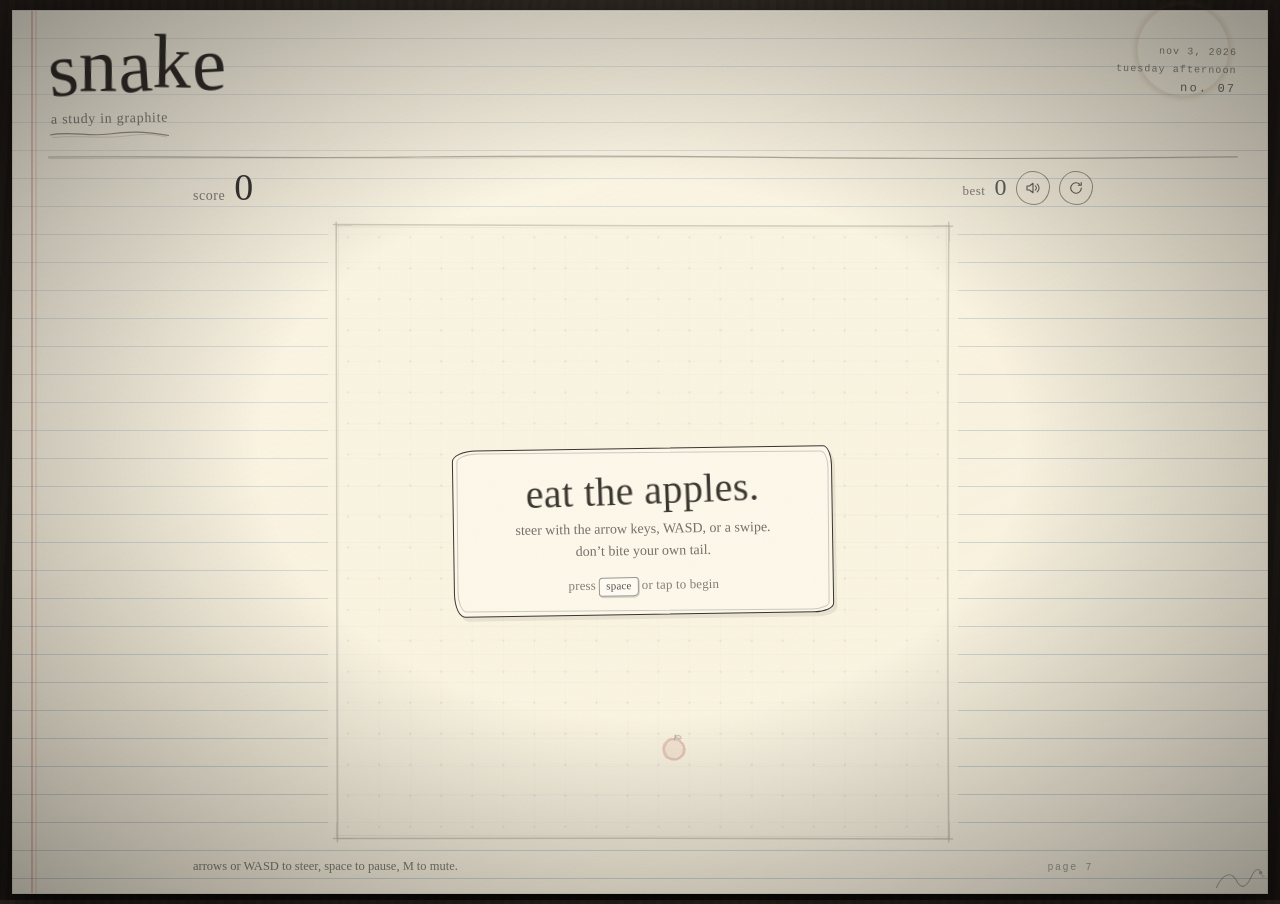
<file: games/snake/index.html>
<!DOCTYPE html>
<html lang="en">
<head>
<meta charset="utf-8">
<meta name="viewport" content="width=device-width, initial-scale=1">

<link rel="icon" href="../../assets/favicon.svg" type="image/svg+xml">
<title>snake — a study in graphite</title>
<style>
  :root{
    --paper:#fbf4e2;
    --paper-hi:#fdf8ea;
    --ink:#3a3733;
    --ink-soft:rgba(58,55,50,.62);
    --rule:rgba(96,136,168,.30);
    --red:#bf5a4e;
    --yellow:#c99a2c;
    --hand:"Bradley Hand","Chalkboard SE","Segoe Print","Comic Sans MS",cursive;
    --type:"Courier New",Courier,monospace;
    --margin-x:18px;
  }

  *{box-sizing:border-box}
  html{height:100%}
  body{
    margin:0;
    min-height:100%;
    padding:10px 12px;
    display:flex;
    align-items:center;
    justify-content:center;
    font-family:var(--hand);
    color:var(--ink);
    background:
      radial-gradient(900px 520px at 50% -10%, rgba(255,236,198,.10), transparent 62%),
      radial-gradient(1200px 800px at 50% 115%, rgba(0,0,0,.55), transparent 68%),
      repeating-linear-gradient(93deg, #2b241f 0 4px, #29221d 4px 9px, #2d2620 9px 15px, #28211c 15px 19px);
    background-color:#241e1a;
    overflow-x:hidden;
    -webkit-font-smoothing:antialiased;
  }
  body::after{
    content:"";
    position:fixed;
    inset:0;
    pointer-events:none;
    background:radial-gradient(ellipse at center, transparent 42%, rgba(0,0,0,.42) 100%);
    z-index:5;
  }

  .paper{
    position:relative;
    width:min(1900px,100%);
    padding:26px 30px 18px 36px;
    background-color:var(--paper);
    background-image:
      linear-gradient(158deg, rgba(255,250,235,.55), rgba(240,229,203,.10) 58%, rgba(255,255,255,0) 100%),
      repeating-linear-gradient(to bottom, transparent 0 27px, var(--rule) 27px 28px);
    box-shadow:
      0 1px 0 rgba(255,255,255,.55) inset,
      0 30px 70px rgba(0,0,0,.55),
      0 6px 18px rgba(0,0,0,.32);
    border:1px solid rgba(90,72,45,.12);
    animation:settle .65s cubic-bezier(.2,.8,.2,1) both;
  }
  @keyframes settle{
    from{opacity:0; transform:translateY(16px) scale(.992)}
    to{opacity:1; transform:none}
  }
  .paper::before{
    content:"";
    position:absolute;
    top:0; bottom:0;
    left:var(--margin-x);
    width:1.5px;
    background:rgba(191,90,78,.30);
    box-shadow:4px 0 0 rgba(191,90,78,.13);
    pointer-events:none;
    z-index:1;
  }
  .paper::after{
    content:"";
    position:absolute;
    inset:0;
    z-index:50;
    pointer-events:none;
    opacity:.055;
    mix-blend-mode:multiply;
    background-image:url("data:image/svg+xml,%3Csvg xmlns='http://www.w3.org/2000/svg' width='180' height='180'%3E%3Cfilter id='n'%3E%3CfeTurbulence type='fractalNoise' baseFrequency='.86' numOctaves='3' stitchTiles='stitch'/%3E%3C/filter%3E%3Crect width='180' height='180' filter='url(%23n)' opacity='.7'/%3E%3C/svg%3E");
  }

  .stain{
    position:absolute;
    top:-20px; right:22px;
    width:124px; height:118px;
    border-radius:47% 53% 50% 50%;
    transform:rotate(14deg);
    background:radial-gradient(circle at 50% 50%,
      transparent 0 52%,
      rgba(132,92,48,.13) 54%,
      rgba(132,92,48,.07) 57%,
      rgba(132,92,48,.015) 60%,
      transparent 62%);
    filter:blur(.6px);
    pointer-events:none;
    z-index:0;
  }

  .sheet-head{
    position:relative;
    display:flex;
    justify-content:space-between;
    align-items:flex-start;
    gap:18px;
    z-index:3;
  }
  .brand{position:relative; padding-bottom:4px}
  .title{
    margin:0;
    font-family:var(--hand);
    font-weight:400;
    font-size:clamp(50px,6vw,90px);
    line-height:.84;
    letter-spacing:.01em;
    color:#332f2a;
    transform:rotate(-2.2deg);
    transform-origin:left bottom;
    filter:url(#pencil-edge);
  }
  .title span{display:inline-block; transform:translateY(var(--y,0)) rotate(var(--r,0deg))}
  .subtitle{
    margin:8px 0 0 2px;
    font-size:14px;
    letter-spacing:.05em;
    color:var(--ink-soft);
    transform:rotate(-1deg);
  }
  .title-underline{
    display:block;
    width:min(220px,64%);
    height:12px;
    margin-top:2px;
    color:var(--ink);
    opacity:.5;
    overflow:visible;
  }
  .meta{
    flex:none;
    text-align:right;
    font-family:var(--type);
    font-size:10px;
    line-height:1.75;
    letter-spacing:.11em;
    color:rgba(58,55,50,.58);
    transform:rotate(1.2deg);
    padding-top:6px;
  }
  .meta b{font-weight:400; display:block}
  .meta .no{font-size:12px; letter-spacing:.18em; color:rgba(58,55,50,.72)}

  .rule{
    display:block;
    width:100%;
    height:7px;
    margin:10px 0 2px;
    color:var(--ink);
    overflow:visible;
  }

  .game-col{
    width:min(100%, 900px);
    margin:0 auto;
  }

  .hud{
    position:relative;
    z-index:3;
    display:flex;
    align-items:flex-end;
    justify-content:space-between;
    gap:14px;
    margin:2px 0 12px;
    min-height:42px;
  }
  .stat{display:flex; align-items:baseline; gap:9px; min-width:0}
  .stat-label{font-size:14px; color:var(--ink-soft); letter-spacing:.04em}
  .stat-value{
    font-size:38px;
    line-height:.9;
    letter-spacing:.02em;
    display:inline-block;
    transform-origin:left bottom;
  }
  .stat-value.pop{animation:pop .26s cubic-bezier(.2,1.6,.5,1)}
  @keyframes pop{
    0%{transform:scale(1)}
    38%{transform:scale(1.22) rotate(-2deg)}
    100%{transform:scale(1)}
  }
  .stat-best .stat-label{font-size:13px}
  .stat-best .stat-value{font-size:24px; color:rgba(58,55,50,.78)}
  .hud-right{display:flex; align-items:center; gap:9px; flex:none}
  .icon-btn{
    appearance:none;
    width:34px; height:34px;
    display:grid; place-items:center;
    padding:0;
    color:rgba(58,55,50,.78);
    background:transparent;
    border:1.5px solid rgba(58,55,50,.5);
    border-radius:48% 52% 45% 55% / 54% 45% 55% 46%;
    cursor:pointer;
    transition:background .15s ease, transform .1s ease;
    touch-action:manipulation;
  }
  .icon-btn:hover{background:rgba(58,55,50,.07)}
  .icon-btn:active{transform:translateY(1px) rotate(-2deg)}
  .icon-btn:focus-visible{outline:2px solid var(--red); outline-offset:3px}
  .icon-btn svg{width:18px; height:18px; display:block; overflow:visible}
  .icon-btn .ico-off{display:none}
  .icon-btn.muted .ico-on{display:none}
  .icon-btn.muted .ico-off{display:block}

  .board-wrap{
    position:relative;
    z-index:3;
    width:min(100%, 860px, 70vh);
    aspect-ratio:1/1;
    margin:0 auto;
  }
  #game{
    position:absolute;
    inset:0;
    width:100%;
    height:100%;
    display:block;
    touch-action:none;
    cursor:crosshair;
    border-radius:2px;
  }

  .overlay{
    position:absolute;
    inset:0;
    z-index:10;
    display:grid;
    place-items:center;
    padding:12px;
    background:rgba(251,244,226,.66);
    opacity:0;
    pointer-events:none;
    transition:opacity .18s ease;
  }
  .overlay.show{opacity:1; pointer-events:auto}
  .card{
    position:relative;
    width:min(100%, 380px);
    padding:22px 24px 18px;
    text-align:center;
    background:var(--paper-hi);
    border:1.6px solid var(--ink);
    border-radius:24px 9px 20px 11px / 11px 20px 9px 24px;
    box-shadow:3px 4px 0 rgba(58,55,50,.09);
    transform:rotate(-.9deg);
  }
  .card::before{
    content:"";
    position:absolute;
    inset:3px;
    border:1px solid rgba(58,55,50,.24);
    border-radius:21px 8px 17px 9px / 9px 17px 8px 21px;
    transform:rotate(.4deg);
    pointer-events:none;
  }
  .card-title{
    margin:0 0 7px;
    font-family:var(--hand);
    font-weight:400;
    font-size:clamp(31px,5.2vw,40px);
    line-height:1;
    letter-spacing:.01em;
    transform:rotate(-1.2deg);
    filter:url(#pencil-edge);
  }
  .card-title.scrawl{
    font-size:clamp(35px,5.8vw,46px);
    color:#332f2a;
    text-shadow:1.5px 1px 0 rgba(58,55,50,.13);
  }
  .card-copy{
    margin:7px 0 0;
    font-size:14px;
    line-height:1.55;
    color:rgba(58,55,50,.7);
  }
  .card-cta{
    margin:16px 0 0;
    font-size:13px;
    color:rgba(58,55,50,.62);
    letter-spacing:.01em;
  }
  kbd{
    display:inline-block;
    padding:1px 6px 2px;
    font-family:var(--hand);
    font-size:11px;
    line-height:1.2;
    border:1px solid rgba(58,55,50,.5);
    border-radius:4px 3px 5px 3px;
    box-shadow:1px 1.5px 0 rgba(58,55,50,.18);
    background:rgba(255,255,255,.4);
    color:rgba(58,55,50,.85);
  }
  .result{
    display:flex;
    align-items:baseline;
    justify-content:center;
    gap:9px;
    margin-top:4px;
  }
  .result-label{font-size:13px; color:var(--ink-soft)}
  .result-score{font-size:42px; line-height:.95}
  #tally{
    display:block;
    width:190px;
    height:28px;
    margin:5px auto 0;
    opacity:.9;
  }
  .card-best{
    margin:5px 0 0;
    font-size:12.5px;
    color:rgba(58,55,50,.62);
  }
  .card-best em{font-style:normal; color:var(--red); letter-spacing:.02em}

  .dpad{
    display:none;
    grid-template-columns:repeat(3,44px);
    grid-template-rows:repeat(3,44px);
    gap:3px;
    justify-content:center;
    margin:8px auto 0;
  }
  .dpad button{
    appearance:none;
    font-family:var(--hand);
    font-size:20px;
    line-height:1;
    color:rgba(58,55,50,.8);
    background:transparent;
    border:1.3px solid rgba(58,55,50,.4);
    border-radius:45% 55% 48% 52% / 52% 46% 54% 48%;
    cursor:pointer;
    touch-action:none;
  }
  .dpad button:active{background:rgba(58,55,50,.1)}
  .dpad .up{grid-column:2; grid-row:1}
  .dpad .left{grid-column:1; grid-row:2}
  .dpad .down{grid-column:2; grid-row:3}
  .dpad .right{grid-column:3; grid-row:2}

  .footnote{
    position:relative;
    z-index:3;
    display:flex;
    justify-content:space-between;
    align-items:flex-end;
    gap:14px;
    margin-top:11px;
    font-size:12.5px;
    line-height:1.4;
    color:rgba(58,55,50,.64);
  }
  .footnote .hint{max-width:80%}
  .footnote .page{
    flex:none;
    font-family:var(--type);
    font-size:10px;
    letter-spacing:.16em;
    color:rgba(58,55,50,.45);
  }
  .doodle{
    position:absolute;
    right:2px;
    bottom:-2px;
    width:52px;
    height:34px;
    opacity:.35;
    pointer-events:none;
    z-index:2;
  }

  @media (max-width:700px){
    :root{--margin-x:12px}
    body{padding:8px}
    .paper{padding:18px 16px 14px 26px}
    .stain{width:110px; height:106px; top:-18px; right:12px}
    .stat-value{font-size:32px}
    .stat-best .stat-value{font-size:22px}
    .board-wrap{width:min(100%, 860px, 70vh)}
  }
  @media (max-width:430px){
    :root{--margin-x:10px}
    .paper{padding:14px 10px 12px 22px}
    .title{font-size:46px}
    .subtitle{font-size:11.5px}
    .meta{font-size:9px}
    .hud{margin-bottom:9px}
    .stat-value{font-size:29px}
    .stat-best .stat-value{font-size:20px}
    .stat-label{font-size:12px}
    .stat-best .stat-label{font-size:11px}
    .footnote{font-size:10.5px}
    .card{padding:18px 16px 15px}
  }
  @media (pointer:coarse){
    .dpad{display:grid}
    #game{cursor:default}
  }
  @media (prefers-reduced-motion:reduce){
    .paper{animation:none}
    .stat-value.pop{animation:none}
    .overlay{transition:none}
  }
</style>
</head>
<body>

<svg width="0" height="0" style="position:absolute" aria-hidden="true" focusable="false">
  <defs>
    <filter id="pencil-edge" x="-8%" y="-15%" width="116%" height="135%">
      <feTurbulence type="fractalNoise" baseFrequency=".9" numOctaves="2" seed="7" result="n"/>
      <feDisplacementMap in="SourceGraphic" in2="n" scale=".9" xChannelSelector="R" yChannelSelector="G"/>
    </filter>
  </defs>
</svg>

<main class="paper" id="paper">
  <div class="stain" aria-hidden="true"></div>

  <header class="sheet-head">
    <div class="brand">
      <h1 class="title" aria-label="snake">
        <span style="--r:-4deg;--y:2px">s</span><span style="--r:2deg;--y:-1px">n</span><span style="--r:-2deg;--y:1px">a</span><span style="--r:3deg;--y:-2px">k</span><span style="--r:-1deg;--y:2px">e</span>
      </h1>
      <p class="subtitle">a study in graphite</p>
      <svg class="title-underline" viewBox="0 0 190 12" preserveAspectRatio="none" aria-hidden="true">
        <path d="M2 7 C 34 3, 62 9, 94 6 S 150 3.5, 187 7.5" fill="none" stroke="currentColor" stroke-width="1.2" stroke-linecap="round"/>
        <path d="M6 9.5 C 48 7, 82 11, 120 8 S 162 6.5, 184 9" fill="none" stroke="currentColor" stroke-width=".7" stroke-linecap="round" opacity=".55"/>
      </svg>
    </div>
    <div class="meta" aria-hidden="true">
      <b>nov 3, 2026</b>
      <b>tuesday afternoon</b>
      <span class="no">no. 07</span>
    </div>
  </header>

  <svg class="rule" viewBox="0 0 600 7" preserveAspectRatio="none" aria-hidden="true">
    <path d="M0 3 C 60 2, 118 4.4, 180 3.1 S 300 1.6, 366 3.4 S 500 4.6, 600 2.7" fill="none" stroke="currentColor" stroke-width="1.1" opacity=".34" stroke-linecap="round"/>
    <path d="M0 4.4 C 80 3.4, 150 5, 228 3.9 S 388 2.6, 466 4.2 S 552 3.1, 600 3.8" fill="none" stroke="currentColor" stroke-width=".65" opacity=".18" stroke-linecap="round"/>
  </svg>

  <div class="game-col">
  <div class="hud">
    <div class="stat">
      <span class="stat-label">score</span>
      <span class="stat-value" id="score">0</span>
    </div>
    <div class="hud-right">
      <div class="stat stat-best">
        <span class="stat-label">best</span>
        <span class="stat-value" id="best">0</span>
      </div>
      <button class="icon-btn" id="mute" type="button" aria-label="Mute sound" aria-pressed="false" title="Mute (M)">
        <svg class="ico-on" viewBox="0 0 24 24" aria-hidden="true">
          <path d="M4 9.4h3.3L12 5.7v12.6L7.3 14.6H4z" fill="none" stroke="currentColor" stroke-width="1.5" stroke-linejoin="round"/>
          <path d="M15 9.2c1 .8 1.6 1.7 1.6 2.8s-.6 2-1.6 2.8M17.6 6.8c1.6 1.4 2.5 3.2 2.5 5.2s-.9 3.8-2.5 5.2" fill="none" stroke="currentColor" stroke-width="1.4" stroke-linecap="round"/>
        </svg>
        <svg class="ico-off" viewBox="0 0 24 24" aria-hidden="true">
          <path d="M4 9.4h3.3L12 5.7v12.6L7.3 14.6H4z" fill="none" stroke="currentColor" stroke-width="1.5" stroke-linejoin="round"/>
          <path d="M16 9.5l5 5m0-5l-5 5" fill="none" stroke="currentColor" stroke-width="1.5" stroke-linecap="round"/>
        </svg>
      </button>
      <button class="icon-btn" id="restart" type="button" aria-label="Start over" title="Start over (R)">
        <svg viewBox="0 0 24 24" aria-hidden="true">
          <path d="M19 12a7 7 0 1 1-2.1-5" fill="none" stroke="currentColor" stroke-width="1.5" stroke-linecap="round"/>
          <path d="M19 4.6V8.4h-3.8" fill="none" stroke="currentColor" stroke-width="1.5" stroke-linecap="round" stroke-linejoin="round"/>
        </svg>
      </button>
    </div>
  </div>

  <div class="board-wrap" id="boardWrap">
    <canvas id="game" width="540" height="540" aria-label="Snake game board"></canvas>
    <div class="overlay" id="overlay" aria-live="polite"></div>
  </div>

  <div class="dpad" id="dpad" aria-label="Direction pad">
    <button class="up" type="button" data-dir="up" aria-label="Up">↑</button>
    <button class="left" type="button" data-dir="left" aria-label="Left">←</button>
    <button class="down" type="button" data-dir="down" aria-label="Down">↓</button>
    <button class="right" type="button" data-dir="right" aria-label="Right">→</button>
  </div>

  <footer class="footnote">
    <span class="hint">arrows or WASD to steer, space to pause, M to mute.</span>
    <span class="page">page 7</span>
  </footer>
  </div>

  <svg class="doodle" viewBox="0 0 60 38" aria-hidden="true">
    <path d="M4 30 C 12 12, 22 12, 27 22 S 38 31, 44 18 S 54 9, 56 14" fill="none" stroke="#3a3733" stroke-width="1.3" stroke-linecap="round"/>
    <circle cx="55" cy="13" r="2.1" fill="#3a3733"/>
    <path d="M56.5 15.5l3 2m-3-2l1.4 3" fill="none" stroke="#bf5a4e" stroke-width=".9" stroke-linecap="round"/>
  </svg>
</main>

<script>
(function(){
  'use strict';

  const COLS = 19;
  const ROWS = 19;
  const INK = '#3a3733';
  const PAPER = '#fbf4e2';
  const RED = '#bf5a4e';
  const YELLOW = '#c99a2c';
  const BONUS_MS = 8200;

  const canvas = document.getElementById('game');
  const ctx = canvas.getContext('2d');
  const overlay = document.getElementById('overlay');
  const scoreEl = document.getElementById('score');
  const bestEl = document.getElementById('best');
  const muteBtn = document.getElementById('mute');
  const restartBtn = document.getElementById('restart');
  const dpad = document.getElementById('dpad');

  let W = 0, H = 0, cell = 20, pad = 10, dpr = 1;

  let snake = [];
  let prevSnake = [];
  let dir = {x:1, y:0};
  let queue = [];
  let grew = false;
  let food = null;
  let bonus = null;
  let bonusUntil = 0;
  let score = 0;
  let best = 0;
  let eaten = 0;
  let newBest = false;
  let state = 'start'; // start | playing | paused | over
  let tickMs = 150;
  let acc = 0;
  let lastFrame = 0;
  let shake = 0;
  let particles = [];
  let boilSeed = 0;
  let lastBoil = 0;
  let tongueUntil = 0;
  let nextTongue = 0;

  let audioCtx = null;
  let muted = false;

  const reduceMotion = window.matchMedia && window.matchMedia('(prefers-reduced-motion: reduce)').matches;

  /* ---------- paper + hand-drawn helpers ---------- */

  function noise(i){
    const s = Math.sin(i * 127.1 + boilSeed * 311.7) * 43758.5453123;
    return (s - Math.floor(s)) * 2 - 1;
  }

  function steady(i){
    const s = Math.sin(i * 78.233 + 12.345) * 43758.5453123;
    return (s - Math.floor(s)) * 2 - 1;
  }

  function rline(x1, y1, x2, y2, seed, width, alpha){
    const dx = x2 - x1, dy = y2 - y1;
    const len = Math.hypot(dx, dy) || 1;
    const mx = (x1 + x2) / 2;
    const my = (y1 + y2) / 2;
    const off = noise(seed) * Math.min(3.2, len * 0.035);
    ctx.strokeStyle = 'rgba(58,55,50,' + alpha + ')';
    ctx.lineWidth = width;
    ctx.lineCap = 'round';
    ctx.beginPath();
    ctx.moveTo(x1, y1);
    ctx.quadraticCurveTo(mx - (dy / len) * off, my + (dx / len) * off, x2, y2);
    ctx.stroke();
  }

  function roughRect(x, y, w, h, seed, alpha, lw){
    const o = Math.max(2.5, cell * 0.1);
    rline(x - o, y + noise(seed + 1) * 1.2, x + w + o, y + noise(seed + 2) * 1.2, seed + 3, lw, alpha);
    rline(x + w + noise(seed + 4) * 1.2, y - o, x + w + noise(seed + 5) * 1.2, y + h + o, seed + 6, lw, alpha);
    rline(x + w + o, y + h + noise(seed + 7) * 1.2, x - o, y + h + noise(seed + 8) * 1.2, seed + 9, lw, alpha);
    rline(x + noise(seed + 10) * 1.2, y + h + o, x + noise(seed + 11) * 1.2, y - o, seed + 12, lw, alpha);
  }

  function wobblyCircle(cx, cy, rx, ry, seed, steps){
    steps = steps || 26;
    ctx.beginPath();
    for (let i = 0; i <= steps; i++){
      const a = (i / steps) * Math.PI * 2;
      const w = 1 + 0.055 * noise(seed + i * 0.7);
      const x = cx + Math.cos(a) * rx * w;
      const y = cy + Math.sin(a) * ry * w;
      if (i) ctx.lineTo(x, y); else ctx.moveTo(x, y);
    }
    ctx.closePath();
  }

  function starPath(cx, cy, outer, inner, rot){
    ctx.beginPath();
    for (let i = 0; i < 10; i++){
      const r = i % 2 ? inner : outer;
      const a = rot + (i / 10) * Math.PI * 2 - Math.PI / 2;
      const x = cx + Math.cos(a) * r;
      const y = cy + Math.sin(a) * r;
      if (i) ctx.lineTo(x, y); else ctx.moveTo(x, y);
    }
    ctx.closePath();
  }

  /* ---------- layout ---------- */

  function resize(){
    const rect = canvas.getBoundingClientRect();
    if (rect.width < 20) return;
    dpr = Math.min(2, window.devicePixelRatio || 1);
    W = rect.width;
    H = rect.height;
    canvas.width = Math.round(W * dpr);
    canvas.height = Math.round(H * dpr);
    ctx.setTransform(dpr, 0, 0, dpr, 0, 0);
    pad = Math.max(8, W * 0.032);
    cell = (W - pad * 2) / COLS;
    if (snake.length) render(performance.now());
  }

  function px(gx, gy){
    return {
      x: pad + (gx + 0.5) * cell,
      y: pad + (gy + 0.5) * cell
    };
  }

  /* ---------- game ---------- */

  function freeCell(){
    const taken = new Set();
    snake.forEach(s => taken.add(s.x + ',' + s.y));
    if (food) taken.add(food.x + ',' + food.y);
    if (bonus) taken.add(bonus.x + ',' + bonus.y);
    const options = [];
    for (let y = 0; y < ROWS; y++){
      for (let x = 0; x < COLS; x++){
        if (!taken.has(x + ',' + y)) options.push({x, y});
      }
    }
    return options.length ? options[Math.floor(Math.random() * options.length)] : {x: 0, y: 0};
  }

  function reset(){
    snake = [{x: 9, y: 9}, {x: 8, y: 9}, {x: 7, y: 9}];
    prevSnake = snake.map(s => ({x: s.x, y: s.y}));
    dir = {x: 1, y: 0};
    queue = [];
    grew = false;
    score = 0;
    eaten = 0;
    acc = 0;
    tickMs = 150;
    food = null;
    bonus = null;
    bonusUntil = 0;
    food = freeCell();
    particles = [];
    shake = 0;
    tongueUntil = 0;
    nextTongue = performance.now() + 1400;
    updateHud(false);
  }

  function updateHud(pop){
    scoreEl.textContent = score;
    bestEl.textContent = best;
    if (pop){
      scoreEl.classList.remove('pop');
      void scoreEl.offsetWidth;
      scoreEl.classList.add('pop');
    }
  }

  function queueDir(d){
    if (!d || state === 'over') return;
    if (state === 'start') startGame();
    const base = queue.length ? queue[queue.length - 1] : dir;
    if (d.x === -base.x && d.y === -base.y) return;
    if (d.x === base.x && d.y === base.y) return;
    if (queue.length < 3) queue.push(d);
  }

  function startGame(){
    reset();
    state = 'playing';
    acc = 0;
    lastFrame = performance.now();
    overlay.classList.remove('show');
    if (document.activeElement && document.activeElement.blur) document.activeElement.blur();
    unlockAudio();
    soundStart();
  }

  function pauseGame(){
    if (state !== 'playing') return;
    state = 'paused';
    showPaused();
    blip(392, 0.07, 'sine', 0.035);
  }

  function resumeGame(){
    if (state !== 'paused') return;
    state = 'playing';
    lastFrame = performance.now();
    overlay.classList.remove('show');
  }

  function step(){
    if (queue.length){
      const next = queue.shift();
      if (!(next.x === -dir.x && next.y === -dir.y)) dir = next;
    }

    const head = {x: snake[0].x + dir.x, y: snake[0].y + dir.y};

    if (head.x < 0 || head.x >= COLS || head.y < 0 || head.y >= ROWS){
      die(head);
      return;
    }

    const willGrow = !!(food && head.x === food.x && head.y === food.y);
    const limit = willGrow ? snake.length : snake.length - 1;
    for (let i = 0; i < limit; i++){
      if (snake[i].x === head.x && snake[i].y === head.y){
        die(head);
        return;
      }
    }

    prevSnake = snake.map(s => ({x: s.x, y: s.y}));
    snake.unshift(head);
    if (willGrow){
      grew = true;
      eatApple();
    } else {
      grew = false;
      snake.pop();
    }

    if (bonus && head.x === bonus.x && head.y === bonus.y){
      collectBonus();
    }
  }

  function eatApple(){
    score += 1;
    eaten += 1;
    tickMs = Math.max(72, 150 - eaten * 2.6);
    const p = px(food.x, food.y);
    burst(p.x, p.y, RED, 9, 2.6);
    burst(p.x, p.y, INK, 7, 2.2);
    food = freeCell();
    if (eaten % 4 === 0 && !bonus){
      bonus = freeCell();
      bonusUntil = performance.now() + BONUS_MS;
    }
    scratch(0.085, 2400, 0.05);
    blip(620 + Math.min(240, score * 8), 0.07, 'sine', 0.038);
    updateHud(true);
  }

  function collectBonus(){
    score += 3;
    const p = px(bonus.x, bonus.y);
    burst(p.x, p.y, YELLOW, 16, 3.4);
    burst(p.x, p.y, INK, 8, 2.2);
    bonus = null;
    blip(880, 0.08, 'triangle', 0.045);
    setTimeout(() => blip(1320, 0.1, 'triangle', 0.04), 80);
    updateHud(true);
  }

  function die(at){
    state = 'over';
    shake = reduceMotion ? 0 : 1;
    if (at){
      const p = px(Math.max(0, Math.min(COLS - 1, at.x)), Math.max(0, Math.min(ROWS - 1, at.y)));
      burst(p.x, p.y, INK, 22, 3.6);
      burst(p.x, p.y, RED, 8, 2.6);
    }
    newBest = score > best;
    if (newBest) best = score;
    updateHud(false);
    soundDeath();
    showOver();
  }

  function toggleMute(){
    muted = !muted;
    muteBtn.classList.toggle('muted', muted);
    muteBtn.setAttribute('aria-pressed', muted ? 'true' : 'false');
    muteBtn.setAttribute('aria-label', muted ? 'Unmute sound' : 'Mute sound');
    if (!muted) blip(520, 0.06, 'sine', 0.035);
  }

  /* ---------- overlays ---------- */

  function showStart(){
    overlay.innerHTML =
      '<div class="card">' +
        '<h2 class="card-title">eat the apples.</h2>' +
        '<p class="card-copy">steer with the arrow keys, WASD, or a swipe.<br>don’t bite your own tail.</p>' +
        '<p class="card-cta">press <kbd>space</kbd> or tap to begin</p>' +
      '</div>';
    overlay.classList.add('show');
  }

  function showPaused(){
    overlay.innerHTML =
      '<div class="card">' +
        '<h2 class="card-title">paused.</h2>' +
        '<p class="card-copy">the pencil is resting.</p>' +
        '<p class="card-cta">press <kbd>space</kbd> to keep going</p>' +
      '</div>';
    overlay.classList.add('show');
  }

  function showOver(){
    overlay.innerHTML =
      '<div class="card">' +
        '<h2 class="card-title scrawl">game over.</h2>' +
        '<div class="result"><span class="result-label">score</span><span class="result-score">' + score + '</span></div>' +
        '<canvas id="tally" aria-hidden="true"></canvas>' +
        '<p class="card-best">' + (newBest ? '<em>a new best.</em>' : 'best ' + best) + '</p>' +
        '<p class="card-cta">press <kbd>space</kbd> or tap to try again</p>' +
      '</div>';
    overlay.classList.add('show');
    requestAnimationFrame(() => {
      const t = document.getElementById('tally');
      if (t) drawTally(t, score);
    });
  }

  function drawTally(target, n){
    const cw = 190, ch = 28;
    const d = Math.min(2, window.devicePixelRatio || 1);
    target.width = Math.round(cw * d);
    target.height = Math.round(ch * d);
    const c = target.getContext('2d');
    c.setTransform(d, 0, 0, d, 0, 0);
    c.clearRect(0, 0, cw, ch);
    c.strokeStyle = INK;
    c.lineCap = 'round';

    if (n <= 0){
      c.globalAlpha = 0.5;
      c.lineWidth = 1.3;
      c.beginPath();
      c.moveTo(cw / 2 - 8, ch / 2);
      c.lineTo(cw / 2 + 8, ch / 2);
      c.stroke();
      return;
    }

    const groups = Math.ceil(n / 5);
    const gap = Math.min(20, 168 / groups);
    const total = groups * gap + (groups - 1) * 5;
    let x = (cw - total) / 2 + 2;
    const top = 7, bot = 21;

    for (let g = 0; g < groups; g++){
      const count = Math.min(5, n - g * 5);
      const verticals = Math.min(4, count);
      for (let k = 0; k < verticals; k++){
        const xx = x + k * (gap * 0.21);
        c.globalAlpha = 0.66 + ((k + g) % 3) * 0.08;
        c.lineWidth = 1.45;
        c.beginPath();
        c.moveTo(xx, top + Math.sin(g * 3 + k) * 1.2);
        c.lineTo(xx + Math.cos(g + k) * 1.1, bot + Math.sin(k * 2 + g) * 0.9);
        c.stroke();
      }
      if (count === 5){
        c.globalAlpha = 0.82;
        c.lineWidth = 1.5;
        c.beginPath();
        c.moveTo(x - 3, bot);
        c.lineTo(x + gap * 0.82, top - 1.5);
        c.stroke();
      }
      x += gap + 5;
    }
  }

  /* ---------- sound ---------- */

  function unlockAudio(){
    if (!audioCtx){
      const AC = window.AudioContext || window.webkitAudioContext;
      if (AC){
        try { audioCtx = new AC(); } catch (e) { audioCtx = null; }
      }
    }
    if (audioCtx && audioCtx.state === 'suspended') audioCtx.resume();
  }

  function scratch(dur, freq, gain){
    if (!audioCtx || muted) return;
    const n = Math.max(1, Math.floor(audioCtx.sampleRate * dur));
    const buffer = audioCtx.createBuffer(1, n, audioCtx.sampleRate);
    const data = buffer.getChannelData(0);
    for (let i = 0; i < n; i++){
      const env = 1 - i / n;
      data[i] = (Math.random() * 2 - 1) * env * env;
    }
    const src = audioCtx.createBufferSource();
    src.buffer = buffer;
    const bp = audioCtx.createBiquadFilter();
    bp.type = 'bandpass';
    bp.frequency.value = freq;
    bp.Q.value = 1.1;
    const g = audioCtx.createGain();
    g.gain.value = gain;
    g.gain.exponentialRampToValueAtTime(0.0001, audioCtx.currentTime + dur);
    src.connect(bp).connect(g).connect(audioCtx.destination);
    src.start();
  }

  function blip(freq, dur, type, vol){
    if (!audioCtx || muted) return;
    const osc = audioCtx.createOscillator();
    const g = audioCtx.createGain();
    osc.type = type || 'sine';
    osc.frequency.value = freq;
    const t = audioCtx.currentTime;
    g.gain.setValueAtTime(0.0001, t);
    g.gain.exponentialRampToValueAtTime(vol || 0.04, t + 0.012);
    g.gain.exponentialRampToValueAtTime(0.0001, t + (dur || 0.08));
    osc.connect(g).connect(audioCtx.destination);
    osc.start(t);
    osc.stop(t + (dur || 0.08) + 0.02);
  }

  function soundStart(){
    blip(440, 0.07, 'sine', 0.035);
    setTimeout(() => blip(660, 0.09, 'sine', 0.035), 90);
  }

  function soundDeath(){
    scratch(0.26, 700, 0.075);
    blip(180, 0.22, 'sawtooth', 0.035);
    setTimeout(() => blip(120, 0.26, 'sawtooth', 0.03), 90);
  }

  /* ---------- particles ---------- */

  function burst(x, y, color, count, speed){
    for (let i = 0; i < count; i++){
      const a = Math.random() * Math.PI * 2;
      const s = (0.4 + Math.random() * 0.9) * (speed || 2.5);
      const life = 420 + Math.random() * 520;
      particles.push({
        x: x, y: y,
        vx: Math.cos(a) * s,
        vy: Math.sin(a) * s - 0.8,
        life: life,
        max: life,
        size: 0.8 + Math.random() * 1.5,
        color: color
      });
    }
  }

  function updateParticles(dt){
    for (let i = particles.length - 1; i >= 0; i--){
      const p = particles[i];
      p.life -= dt;
      if (p.life <= 0){ particles.splice(i, 1); continue; }
      p.x += p.vx * (dt / 16);
      p.y += p.vy * (dt / 16);
      p.vx *= 0.986;
      p.vy = p.vy * 0.986 + 0.03;
    }
  }

  /* ---------- rendering ---------- */

  function drawBoard(){
    ctx.fillStyle = 'rgba(251,244,226,.62)';
    ctx.fillRect(0, 0, W, H);

    // faint hand-ruled graph paper
    ctx.strokeStyle = 'rgba(58,55,50,.05)';
    ctx.lineWidth = 0.8;
    for (let i = 1; i < COLS; i++){
      const x = pad + i * cell + steady(i) * 0.7;
      ctx.beginPath();
      ctx.moveTo(x, pad);
      ctx.lineTo(x + steady(i + 40) * 0.7, H - pad);
      ctx.stroke();
    }
    for (let j = 1; j < ROWS; j++){
      const y = pad + j * cell + steady(j + 80) * 0.7;
      ctx.beginPath();
      ctx.moveTo(pad, y);
      ctx.lineTo(W - pad, y + steady(j + 120) * 0.7);
      ctx.stroke();
    }

    ctx.fillStyle = 'rgba(58,55,50,.2)';
    const r = Math.max(0.7, cell * 0.038);
    for (let i = 0; i <= COLS; i++){
      for (let j = 0; j <= ROWS; j++){
        ctx.beginPath();
        ctx.arc(pad + i * cell, pad + j * cell, r, 0, Math.PI * 2);
        ctx.fill();
      }
    }

    const f = pad * 0.42;
    roughRect(f, f, W - f * 2, H - f * 2, 1, 0.6, 1.5);
    roughRect(f + 2.5, f + 2, W - f * 2 - 5, H - f * 2 - 4, 21, 0.2, 0.9);

    // little corner ticks, like a drafted box
    ctx.strokeStyle = 'rgba(58,55,50,.32)';
    ctx.lineWidth = 1;
    const t = Math.max(4, cell * 0.28);
    const corners = [
      [f, f, 1, 1], [W - f, f, -1, 1],
      [f, H - f, 1, -1], [W - f, H - f, -1, -1]
    ];
    corners.forEach(function(c){
      ctx.beginPath();
      ctx.moveTo(c[0] + c[2] * t * 1.8, c[1]);
      ctx.lineTo(c[0], c[1]);
      ctx.lineTo(c[0], c[1] + c[3] * t * 1.8);
      ctx.stroke();
    });
  }

  function snakePoints(t){
    if (!snake.length) return [];
    const out = [];
    const oldHead = prevSnake[0] || snake[0];
    out.push({
      x: oldHead.x + (snake[0].x - oldHead.x) * t,
      y: oldHead.y + (snake[0].y - oldHead.y) * t
    });
    for (let i = 1; i < snake.length; i++){
      out.push({x: snake[i].x, y: snake[i].y});
    }
    if (!grew && prevSnake.length){
      const oldTail = prevSnake[prevSnake.length - 1];
      const newTail = snake[snake.length - 1];
      out.push({
        x: oldTail.x + (newTail.x - oldTail.x) * t,
        y: oldTail.y + (newTail.y - oldTail.y) * t
      });
    }
    return out.map(p => px(p.x, p.y));
  }

  function smoothPath(pts, iterations){
    let path = pts;
    for (let it = 0; it < (iterations || 2); it++){
      if (path.length < 3) break;
      const out = [path[0]];
      for (let i = 0; i < path.length - 1; i++){
        const a = path[i], b = path[i + 1];
        out.push({x: a.x * 0.75 + b.x * 0.25, y: a.y * 0.75 + b.y * 0.25});
        out.push({x: a.x * 0.25 + b.x * 0.75, y: a.y * 0.25 + b.y * 0.75});
      }
      out.push(path[path.length - 1]);
      path = out;
    }
    return path;
  }

  function drawRibbon(pts, rHead, rTail, fill, edge){
    const n = pts.length;
    const left = [], right = [];
    for (let i = 0; i < n; i++){
      const a = pts[Math.max(0, i - 1)];
      const b = pts[Math.min(n - 1, i + 1)];
      const dx = b.x - a.x, dy = b.y - a.y;
      const len = Math.hypot(dx, dy) || 1;
      const nx = -dy / len, ny = dx / len;
      const f = i / (n - 1);
      const r = rHead + (rTail - rHead) * Math.pow(f, 1.15);
      left.push({x: pts[i].x + nx * r, y: pts[i].y + ny * r});
      right.push({x: pts[i].x - nx * r, y: pts[i].y - ny * r});
    }
    ctx.beginPath();
    ctx.moveTo(left[0].x, left[0].y);
    for (let i = 1; i < n; i++) ctx.lineTo(left[i].x, left[i].y);
    for (let i = n - 1; i >= 0; i--) ctx.lineTo(right[i].x, right[i].y);
    ctx.closePath();
    ctx.fillStyle = fill;
    ctx.fill();
    if (edge){
      ctx.strokeStyle = edge;
      ctx.lineWidth = 0.8;
      ctx.stroke();
    }
  }

  function drawSnake(t, now){
    const raw = snakePoints(t);
    if (raw.length < 2) return;
    const pts = smoothPath(raw, 2);
    const n = pts.length;
    const rHead = cell * 0.34;
    const rTail = cell * 0.115;

    // soft graphite shadow
    ctx.save();
    ctx.translate(cell * 0.08, cell * 0.12);
    drawRibbon(pts, rHead, rTail, 'rgba(58,55,50,.12)', null);
    ctx.restore();

    // tapered graphite body
    drawRibbon(pts, rHead, rTail, '#4a463f', 'rgba(30,28,25,.38)');

    // grain and scales
    let acc = 0;
    let nextTick = cell * 0.78;
    for (let i = 1; i < n; i++){
      acc += Math.hypot(pts[i].x - pts[i - 1].x, pts[i].y - pts[i - 1].y);
      if (acc >= nextTick && i < n - 2){
        nextTick += cell * 0.78;
        const a = pts[i - 1], b = pts[i];
        const ang = Math.atan2(b.y - a.y, b.x - a.x);
        const nx = -Math.sin(ang), ny = Math.cos(ang);
        const f = i / (n - 1);
        const r = rHead + (rTail - rHead) * Math.pow(f, 1.15);

        ctx.strokeStyle = 'rgba(251,244,226,.24)';
        ctx.lineWidth = Math.max(0.7, cell * 0.045);
        ctx.beginPath();
        ctx.moveTo(pts[i].x - nx * r * 0.8, pts[i].y - ny * r * 0.8);
        ctx.lineTo(pts[i].x + nx * r * 0.8, pts[i].y + ny * r * 0.8);
        ctx.stroke();

        if (i % 3 === 0){
          ctx.strokeStyle = 'rgba(25,23,20,.17)';
          ctx.lineWidth = Math.max(0.6, cell * 0.035);
          ctx.beginPath();
          ctx.moveTo(pts[i].x - nx * r * 0.55 + cell * 0.04, pts[i].y - ny * r * 0.55);
          ctx.lineTo(pts[i].x + nx * r * 0.55 + cell * 0.04, pts[i].y + ny * r * 0.55);
          ctx.stroke();
        }
      }
    }

    // head
    const head = raw[0];
    const ang = Math.atan2(dir.y, dir.x);
    ctx.save();
    ctx.translate(head.x, head.y);
    ctx.rotate(ang);
    ctx.fillStyle = INK;
    ctx.beginPath();
    ctx.ellipse(cell * 0.04, 0, cell * 0.4, cell * 0.34, 0, 0, Math.PI * 2);
    ctx.fill();

    const eyeX = cell * 0.13;
    const eyeY = cell * 0.16;
    const eyeR = cell * 0.105;
    const pupR = cell * 0.05;
    [-1, 1].forEach(function(s){
      ctx.fillStyle = PAPER;
      ctx.beginPath();
      ctx.arc(eyeX, eyeY * s, eyeR, 0, Math.PI * 2);
      ctx.fill();
      if (state === 'over'){
        ctx.strokeStyle = PAPER;
        ctx.lineWidth = Math.max(1.1, cell * 0.055);
        ctx.lineCap = 'round';
        const q = eyeR * 0.7;
        ctx.beginPath();
        ctx.moveTo(eyeX - q, eyeY * s - q);
        ctx.lineTo(eyeX + q, eyeY * s + q);
        ctx.moveTo(eyeX + q, eyeY * s - q);
        ctx.lineTo(eyeX - q, eyeY * s + q);
        ctx.stroke();
      } else {
        ctx.fillStyle = INK;
        ctx.beginPath();
        ctx.arc(eyeX + cell * 0.025, eyeY * s, pupR, 0, Math.PI * 2);
        ctx.fill();
      }
    });

    if (state === 'playing' && now < tongueUntil){
      ctx.strokeStyle = RED;
      ctx.lineWidth = Math.max(1, cell * 0.05);
      ctx.lineCap = 'round';
      ctx.beginPath();
      ctx.moveTo(cell * 0.38, 0);
      ctx.lineTo(cell * 0.62, 0);
      ctx.lineTo(cell * 0.72, -cell * 0.1);
      ctx.moveTo(cell * 0.62, 0);
      ctx.lineTo(cell * 0.72, cell * 0.1);
      ctx.stroke();
    }
    ctx.restore();
  }

  function drawApple(now){
    if (!food) return;
    const p = px(food.x, food.y);
    const r = cell * 0.35 * (1 + 0.03 * Math.sin(now / 280));
    ctx.save();
    ctx.translate(p.x, p.y);

    // soft red wash
    ctx.fillStyle = 'rgba(191,90,78,.12)';
    wobblyCircle(0, 0, r * 0.94, r * 0.96, 2, 24);
    ctx.fill();

    // red pencil scribble
    ctx.strokeStyle = RED;
    ctx.lineWidth = Math.max(1.3, cell * 0.065);
    ctx.lineCap = 'round';
    for (let k = 0; k < 3; k++){
      ctx.globalAlpha = 0.64 - k * 0.08;
      const rr = r * (1 - k * 0.045);
      wobblyCircle(0, 0, rr, rr * 1.02, 4 + k * 9, 24);
      ctx.stroke();
    }

    // hatching inside
    ctx.globalAlpha = 0.3;
    ctx.lineWidth = Math.max(0.8, cell * 0.035);
    ctx.save();
    ctx.beginPath();
    ctx.arc(0, 0, r * 0.82, 0, Math.PI * 2);
    ctx.clip();
    for (let i = -3; i <= 3; i++){
      ctx.beginPath();
      ctx.moveTo(-r + i * r * 0.28, r);
      ctx.lineTo(r + i * r * 0.28, -r);
      ctx.stroke();
    }
    ctx.restore();
    ctx.globalAlpha = 1;

    // stem
    ctx.strokeStyle = INK;
    ctx.lineWidth = Math.max(1.1, cell * 0.045);
    ctx.beginPath();
    ctx.moveTo(r * 0.02, -r * 0.88);
    ctx.quadraticCurveTo(r * 0.16, -r * 1.16, r * 0.12, -r * 1.32);
    ctx.stroke();

    // leaf
    ctx.fillStyle = 'rgba(58,55,50,.12)';
    ctx.strokeStyle = 'rgba(58,55,50,.7)';
    ctx.lineWidth = Math.max(0.8, cell * 0.035);
    ctx.beginPath();
    ctx.moveTo(r * 0.12, -r * 1.2);
    ctx.quadraticCurveTo(r * 0.55, -r * 1.5, r * 0.7, -r * 1.05);
    ctx.quadraticCurveTo(r * 0.38, -r * 0.95, r * 0.12, -r * 1.2);
    ctx.fill();
    ctx.stroke();

    ctx.restore();
  }

  function drawBonus(now){
    if (!bonus) return;
    const remain = (bonusUntil - now) / BONUS_MS;
    if (remain <= 0) return;
    const p = px(bonus.x, bonus.y);
    const R = cell * 0.37;
    const blink = remain < 0.18 ? (Math.sin(now / 90) > 0 ? 1 : 0.25) : 1;

    ctx.save();
    ctx.translate(p.x, p.y);
    ctx.globalAlpha = blink;

    ctx.save();
    ctx.rotate(Math.sin(now / 900) * 0.16);
    starPath(0, 0, R, R * 0.45, 0);
    ctx.fillStyle = 'rgba(201,154,44,.13)';
    ctx.fill();
    ctx.strokeStyle = YELLOW;
    ctx.lineWidth = Math.max(1.2, cell * 0.055);
    ctx.lineJoin = 'round';
    ctx.stroke();
    ctx.globalAlpha = blink * 0.45;
    starPath(1.2, -0.8, R * 0.96, R * 0.44, 0.03);
    ctx.stroke();
    ctx.restore();

    // countdown ring
    ctx.globalAlpha = blink * 0.34;
    ctx.strokeStyle = INK;
    ctx.lineWidth = 1;
    ctx.setLineDash([2, 3]);
    ctx.beginPath();
    ctx.arc(0, 0, cell * 0.52, -Math.PI / 2, -Math.PI / 2 + Math.PI * 2 * Math.max(0, remain));
    ctx.stroke();
    ctx.setLineDash([]);
    ctx.restore();
  }

  function drawParticles(){
    for (let i = 0; i < particles.length; i++){
      const p = particles[i];
      ctx.globalAlpha = Math.max(0, p.life / p.max) * 0.85;
      ctx.strokeStyle = p.color;
      ctx.lineWidth = p.size;
      ctx.lineCap = 'round';
      ctx.beginPath();
      ctx.moveTo(p.x, p.y);
      ctx.lineTo(p.x - p.vx * 0.02, p.y - p.vy * 0.02);
      ctx.stroke();
    }
    ctx.globalAlpha = 1;
  }

  function render(now){
    ctx.clearRect(0, 0, W, H);
    ctx.save();

    if (shake > 0 && !reduceMotion){
      const s = shake * cell * 0.7;
      ctx.translate((Math.random() - 0.5) * s, (Math.random() - 0.5) * s);
    }

    drawBoard();

    let t = 1;
    if (state === 'playing' || state === 'paused') t = Math.min(1, acc / tickMs);

    if (bonus && now > bonusUntil) bonus = null;
    drawBonus(now);
    drawApple(now);
    drawSnake(t, now);
    drawParticles();

    ctx.restore();
  }

  /* ---------- loop ---------- */

  function loop(now){
    const dt = Math.min(64, now - (lastFrame || now));
    lastFrame = now;

    if (now - lastBoil > 135){
      boilSeed = Math.random() * 1000;
      lastBoil = now;
    }

    if (state === 'playing'){
      acc += dt;
      let guard = 0;
      while (acc >= tickMs && state === 'playing' && guard++ < 6){
        acc -= tickMs;
        step();
      }
      if (now > nextTongue && state === 'playing'){
        tongueUntil = now + 140;
        nextTongue = now + 1700 + Math.random() * 1800;
      }
    }

    if (state !== 'paused'){
      updateParticles(dt);
      shake = Math.max(0, shake - dt / 230);
    }

    render(now);
    requestAnimationFrame(loop);
  }

  /* ---------- input ---------- */

  const KEY_DIRS = {
    ArrowUp: {x: 0, y: -1}, ArrowDown: {x: 0, y: 1},
    ArrowLeft: {x: -1, y: 0}, ArrowRight: {x: 1, y: 0},
    w: {x: 0, y: -1}, s: {x: 0, y: 1}, a: {x: -1, y: 0}, d: {x: 1, y: 0},
    W: {x: 0, y: -1}, S: {x: 0, y: 1}, A: {x: -1, y: 0}, D: {x: 1, y: 0}
  };

  window.addEventListener('keydown', function(e){
    const k = e.key;
    if (k === ' ' || k === 'Spacebar' || k === 'Enter' || k.indexOf('Arrow') === 0){
      e.preventDefault();
    }

    if (k === ' ' || k === 'Spacebar' || k === 'Enter'){
      if (state === 'start' || state === 'over') startGame();
      else if (state === 'playing') pauseGame();
      else if (state === 'paused') resumeGame();
      return;
    }

    if (k === 'r' || k === 'R'){
      startGame();
      return;
    }

    if (k === 'm' || k === 'M'){
      toggleMute();
      return;
    }

    const d = KEY_DIRS[k];
    if (d && state === 'playing') queueDir(d);
    else if (d && state === 'start'){
      startGame();
      queueDir(d);
    }
  });

  let pointer = null;

  canvas.addEventListener('pointerdown', function(e){
    pointer = {x: e.clientX, y: e.clientY};
    if (canvas.setPointerCapture){
      try { canvas.setPointerCapture(e.pointerId); } catch (err) {}
    }
  });

  canvas.addEventListener('pointerup', function(e){
    if (!pointer) return;
    const dx = e.clientX - pointer.x;
    const dy = e.clientY - pointer.y;
    const dist = Math.hypot(dx, dy);
    pointer = null;

    if (state === 'start' || state === 'over'){
      startGame();
    } else if (state === 'paused'){
      resumeGame();
      return;
    }

    if (dist > 22){
      if (Math.abs(dx) > Math.abs(dy)) queueDir({x: Math.sign(dx), y: 0});
      else queueDir({x: 0, y: Math.sign(dy)});
    }
  });

  overlay.addEventListener('click', function(){
    if (state === 'start' || state === 'over') startGame();
    else if (state === 'paused') resumeGame();
  });

  muteBtn.addEventListener('click', function(e){
    e.stopPropagation();
    toggleMute();
  });

  restartBtn.addEventListener('click', function(e){
    e.stopPropagation();
    startGame();
  });

  dpad.addEventListener('pointerdown', function(e){
    const btn = e.target.closest('button[data-dir]');
    if (!btn) return;
    e.preventDefault();
    const map = {
      up: {x: 0, y: -1}, down: {x: 0, y: 1},
      left: {x: -1, y: 0}, right: {x: 1, y: 0}
    };
    const d = map[btn.dataset.dir];
    if (state === 'start' || state === 'over') startGame();
    if (state === 'playing') queueDir(d);
  });

  document.addEventListener('visibilitychange', function(){
    if (document.hidden && state === 'playing') pauseGame();
  });

  window.addEventListener('blur', function(){
    if (state === 'playing') pauseGame();
  });

  window.addEventListener('resize', resize);
  if (window.ResizeObserver){
    new ResizeObserver(resize).observe(canvas);
  }

  /* ---------- boot ---------- */

  resize();
  reset();
  state = 'start';
  showStart();
  render(performance.now());
  requestAnimationFrame(function(t){
    lastFrame = t;
    requestAnimationFrame(loop);
  });
})();
</script>
</body>
</html>
</file>
<file: assets/room.css>
/* Paper Games — shared room panel */
:root{
  --pg-ink:#3a3733;
  --pg-soft:rgba(58,55,50,.62);
  --pg-paper:#fdf8ea;
  --pg-red:#bf5a4e;
  --pg-hand:"Bradley Hand","Chalkboard SE","Segoe Print","Comic Sans MS",cursive;
  --pg-type:"Courier New",Courier,monospace;
}
.pg-room-overlay{
  position:fixed;
  inset:0;
  z-index:2000;
  display:grid;
  place-items:center;
  padding:16px;
  background:rgba(28,22,18,.58);
  opacity:0;
  pointer-events:none;
  transition:opacity .18s ease;
}
.pg-room-overlay.show{opacity:1; pointer-events:auto}
.pg-room-card{
  position:relative;
  width:min(100%, 460px);
  max-height:92vh;
  overflow:auto;
  padding:22px 24px 18px;
  color:var(--pg-ink);
  background:var(--pg-paper);
  border:1.6px solid var(--pg-ink);
  border-radius:22px 8px 18px 10px / 10px 18px 8px 22px;
  box-shadow:4px 6px 0 rgba(0,0,0,.14);
  font-family:var(--pg-hand);
  transform:rotate(-.35deg);
  scrollbar-width:thin;
}
.pg-room-card::before{
  content:"";
  position:absolute;
  inset:4px;
  border:1px solid rgba(58,55,50,.22);
  border-radius:18px 7px 15px 8px / 8px 15px 7px 18px;
  pointer-events:none;
}
.pg-room-head{
  display:flex;
  align-items:flex-start;
  justify-content:space-between;
  gap:12px;
  margin-bottom:4px;
}
.pg-room-head h2{
  margin:0;
  font-family:var(--pg-hand);
  font-weight:400;
  font-size:30px;
  line-height:1;
  transform:rotate(-1deg);
}
.pg-x{
  appearance:none;
  flex:none;
  width:28px; height:28px;
  padding:0;
  font-family:var(--pg-hand);
  font-size:20px;
  line-height:1;
  color:var(--pg-ink);
  background:transparent;
  border:1.2px solid rgba(58,55,50,.4);
  border-radius:50%;
  cursor:pointer;
}
.pg-x:hover{background:rgba(58,55,50,.07)}
.pg-room-sub{
  margin:4px 0 14px;
  font-size:13px;
  line-height:1.5;
  color:var(--pg-soft);
}
.pg-field{
  display:block;
  margin:10px 0;
  font-size:12px;
  color:var(--pg-soft);
}
.pg-field span{display:block; margin-bottom:4px}
.pg-field input{
  width:100%;
  padding:8px 10px;
  font-family:var(--pg-hand);
  font-size:16px;
  color:var(--pg-ink);
  background:rgba(255,255,255,.35);
  border:1.4px solid rgba(58,55,50,.5);
  border-radius:9px 4px 8px 5px / 5px 8px 4px 9px;
  outline:none;
}
.pg-field input:focus{border-color:var(--pg-ink); box-shadow:0 0 0 2px rgba(191,90,78,.16)}
.pg-code-input{
  text-transform:uppercase;
  letter-spacing:.24em;
  text-align:center;
  font-size:22px !important;
}
.pg-room-actions{display:flex; flex-wrap:wrap; gap:8px; margin-top:12px}
.pg-btn{
  appearance:none;
  padding:8px 15px 9px;
  font-family:var(--pg-hand);
  font-size:14px;
  color:var(--pg-ink);
  background:transparent;
  border:1.4px solid rgba(58,55,50,.6);
  border-radius:12px 5px 10px 6px / 6px 10px 5px 12px;
  cursor:pointer;
}
.pg-btn:hover{background:rgba(58,55,50,.07)}
.pg-btn.primary{background:rgba(58,55,50,.09)}
.pg-btn:disabled{opacity:.4; cursor:default}
.pg-field .pg-seg{display:inline-flex; gap:6px}
.pg-seg-btn{
  appearance:none;
  min-width:40px;
  padding:5px 0 6px;
  font-family:var(--pg-hand);
  font-size:15px;
  color:var(--pg-ink);
  background:rgba(255,255,255,.3);
  border:1.4px solid rgba(58,55,50,.45);
  border-radius:10px 4px 9px 5px / 5px 9px 4px 10px;
  cursor:pointer;
}
.pg-seg-btn:hover{background:rgba(58,55,50,.07)}
.pg-seg-btn.active{background:rgba(191,90,78,.14); border-color:var(--pg-red); color:var(--pg-red)}
.pg-field .pg-seg-hint{display:block; margin-top:5px; font-size:10.5px; color:rgba(58,55,50,.45)}
.pg-remove{
  appearance:none;
  flex:none;
  padding:2px 7px 3px;
  font-family:var(--pg-hand);
  font-size:10.5px;
  color:var(--pg-red);
  background:transparent;
  border:1px solid rgba(191,90,78,.45);
  border-radius:8px 3px 7px 4px;
  cursor:pointer;
}
.pg-remove:hover{background:rgba(191,90,78,.1)}
.pg-player.removed{opacity:.4}
.pg-or{
  margin:14px 0 8px;
  font-size:11px;
  color:rgba(58,55,50,.4);
  text-align:center;
}
.pg-code-box{
  display:flex;
  align-items:center;
  justify-content:space-between;
  gap:10px;
  margin:10px 0 8px;
  padding:10px 12px;
  background:rgba(255,255,255,.35);
  border:1.4px dashed rgba(58,55,50,.4);
  border-radius:10px 4px 9px 5px / 5px 9px 4px 10px;
}
.pg-code{
  font-family:var(--pg-type);
  font-size:24px;
  letter-spacing:.16em;
  color:var(--pg-ink);
}
.pg-code-box .pg-tag{
  font-family:var(--pg-type);
  font-size:10px;
  letter-spacing:.14em;
  text-transform:uppercase;
  color:var(--pg-soft);
}
.pg-copy{
  appearance:none;
  padding:4px 9px;
  font-family:var(--pg-hand);
  font-size:11px;
  color:var(--pg-soft);
  background:transparent;
  border:1px solid rgba(58,55,50,.35);
  border-radius:6px 3px 5px 4px;
  cursor:pointer;
  white-space:nowrap;
}
.pg-copy:hover{background:rgba(58,55,50,.06)}
.pg-players{margin:12px 0 8px; display:grid; gap:6px}
.pg-player{
  display:flex;
  align-items:center;
  gap:8px;
  min-height:24px;
  font-size:13px;
  color:var(--pg-ink);
}
.pg-player .pg-dot{
  flex:none;
  width:12px; height:12px;
  border-radius:50%;
  border:1.2px solid rgba(58,55,50,.55);
  background:#fdf8ea;
}
.pg-player .pg-seat{
  flex:none;
  width:52px;
  font-size:11px;
  color:rgba(58,55,50,.45);
  text-transform:lowercase;
}
.pg-player .pg-name{flex:1; overflow:hidden; text-overflow:ellipsis; white-space:nowrap}
.pg-player .pg-tag{font-size:10px; color:rgba(58,55,50,.45)}
.pg-player.empty{color:rgba(58,55,50,.35); font-style:italic}
.pg-status{
  margin:8px 0 0;
  font-size:12px;
  color:var(--pg-soft);
}
.pg-status b{font-weight:400; color:var(--pg-red)}
.pg-error{
  margin:8px 0 0;
  font-size:12px;
  line-height:1.4;
  color:var(--pg-red);
}
.pg-room-hint{
  margin:12px 0 0;
  font-size:10.5px;
  line-height:1.4;
  color:rgba(58,55,50,.42);
}
.pg-busy{
  padding:28px 0 18px;
  text-align:center;
  font-size:14px;
  color:var(--pg-soft);
}
.pg-busy .pg-pencil{
  display:inline-block;
  width:26px; height:3px;
  margin-bottom:10px;
  background:var(--pg-ink);
  transform:rotate(-12deg);
  animation:pg-write .7s ease-in-out infinite alternate;
}
@keyframes pg-write{
  from{transform:rotate(-12deg) translateX(-4px)}
  to{transform:rotate(-8deg) translateX(4px)}
}
@media (max-width:430px){
  .pg-room-card{padding:18px 16px 15px}
  .pg-room-head h2{font-size:26px}
  .pg-code{font-size:20px}
  .pg-btn{font-size:13px}
}
</file>
